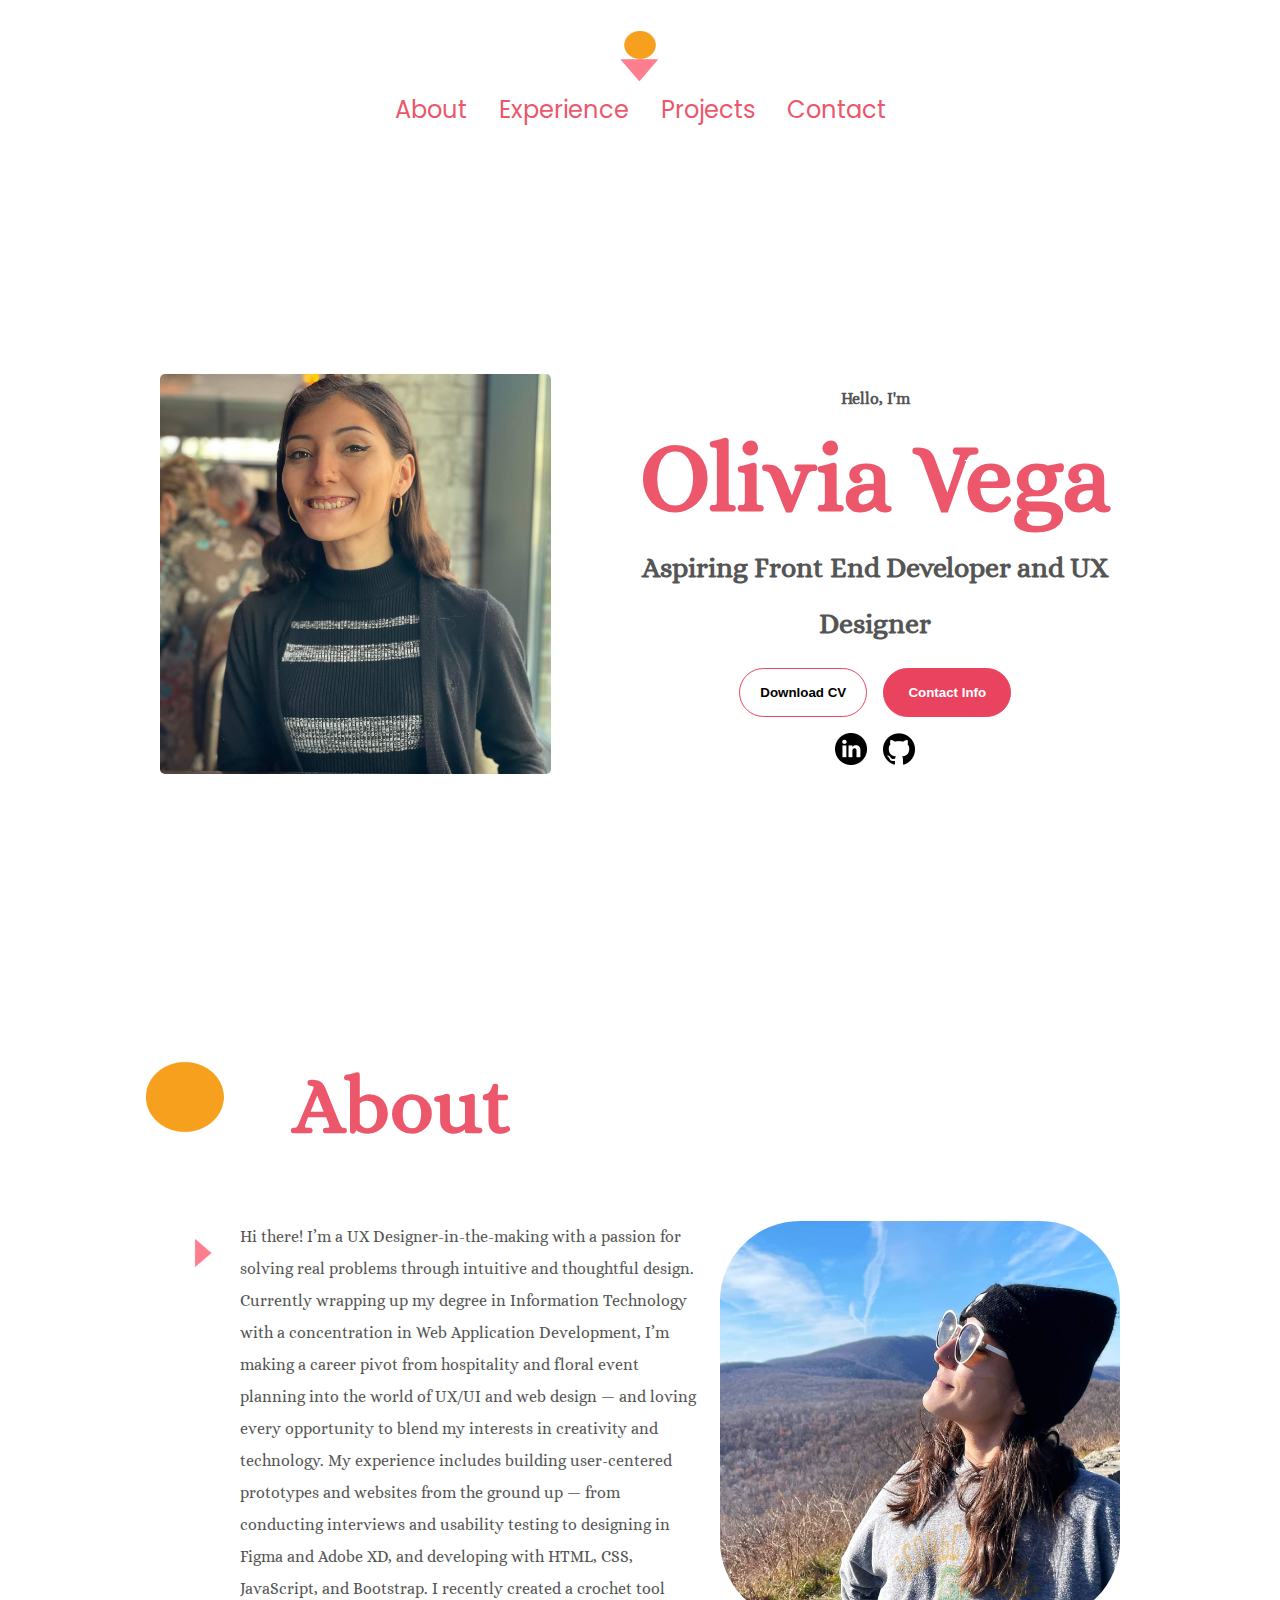
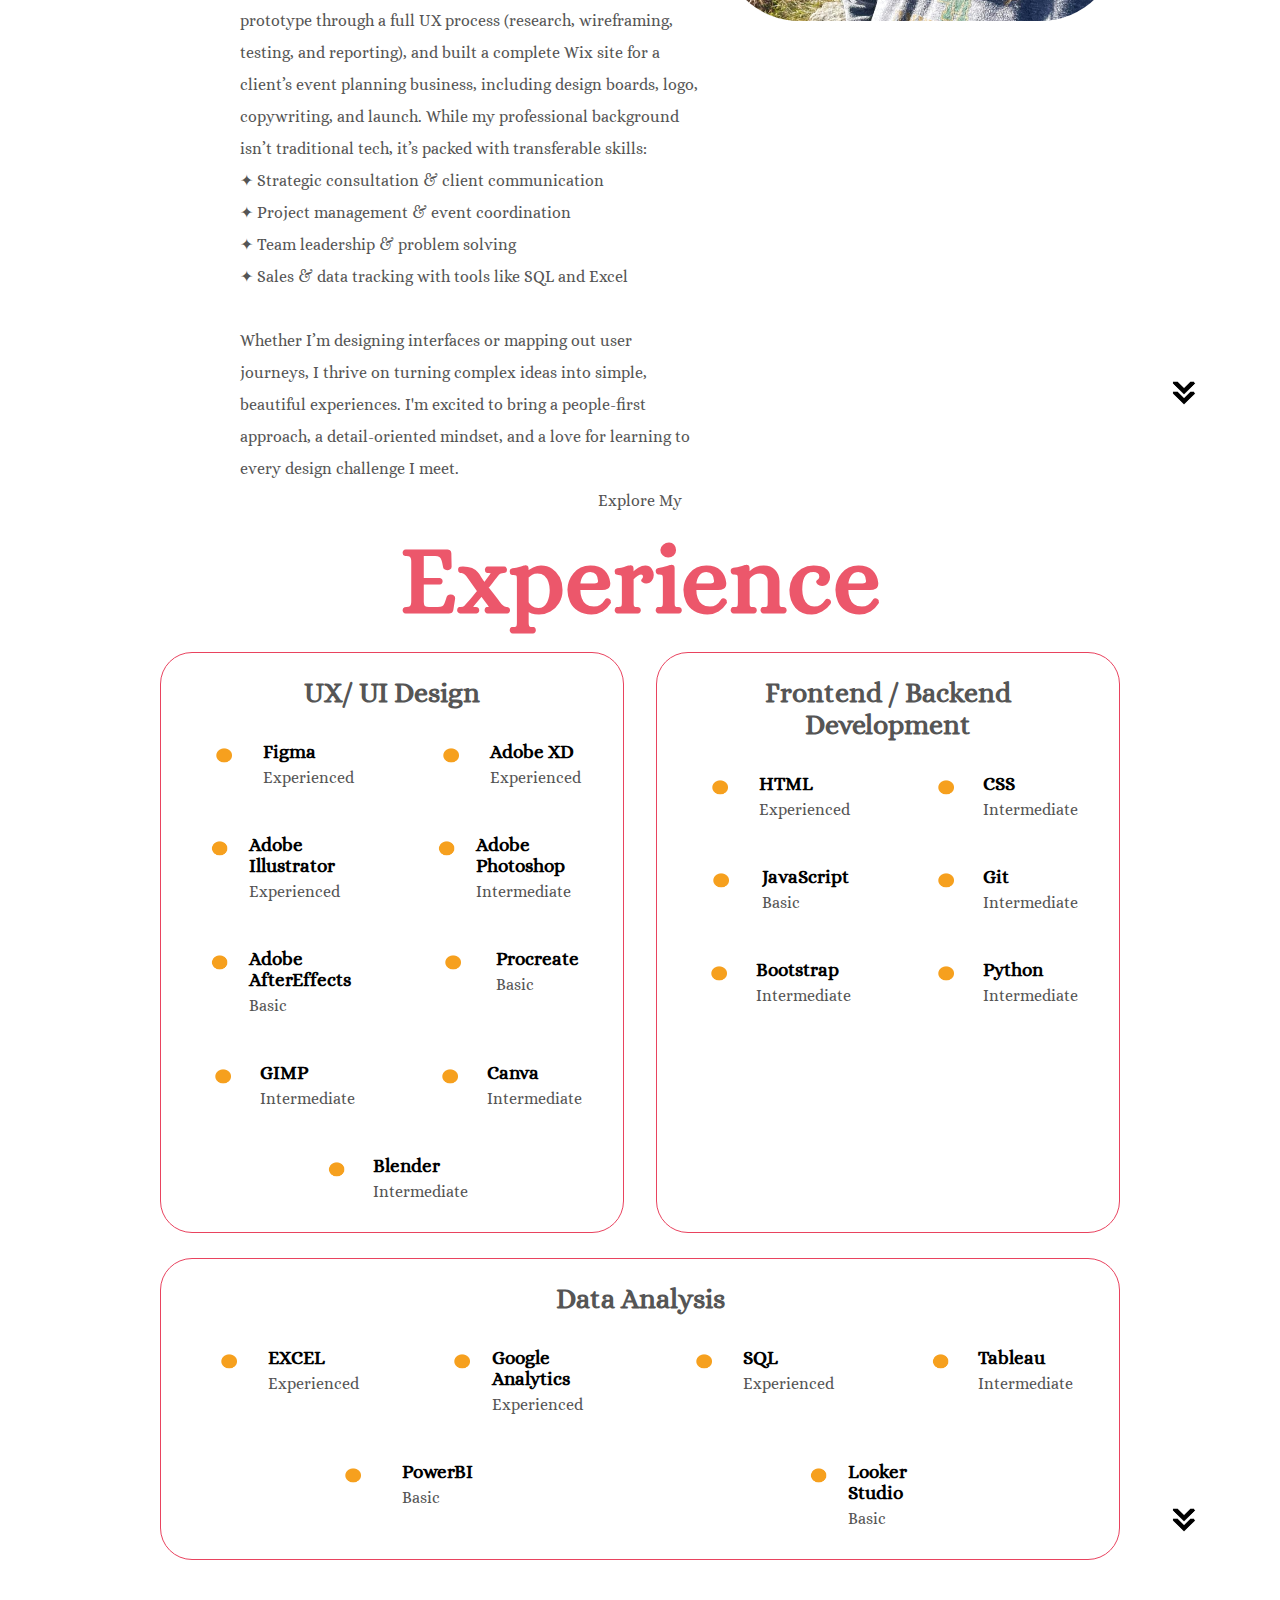
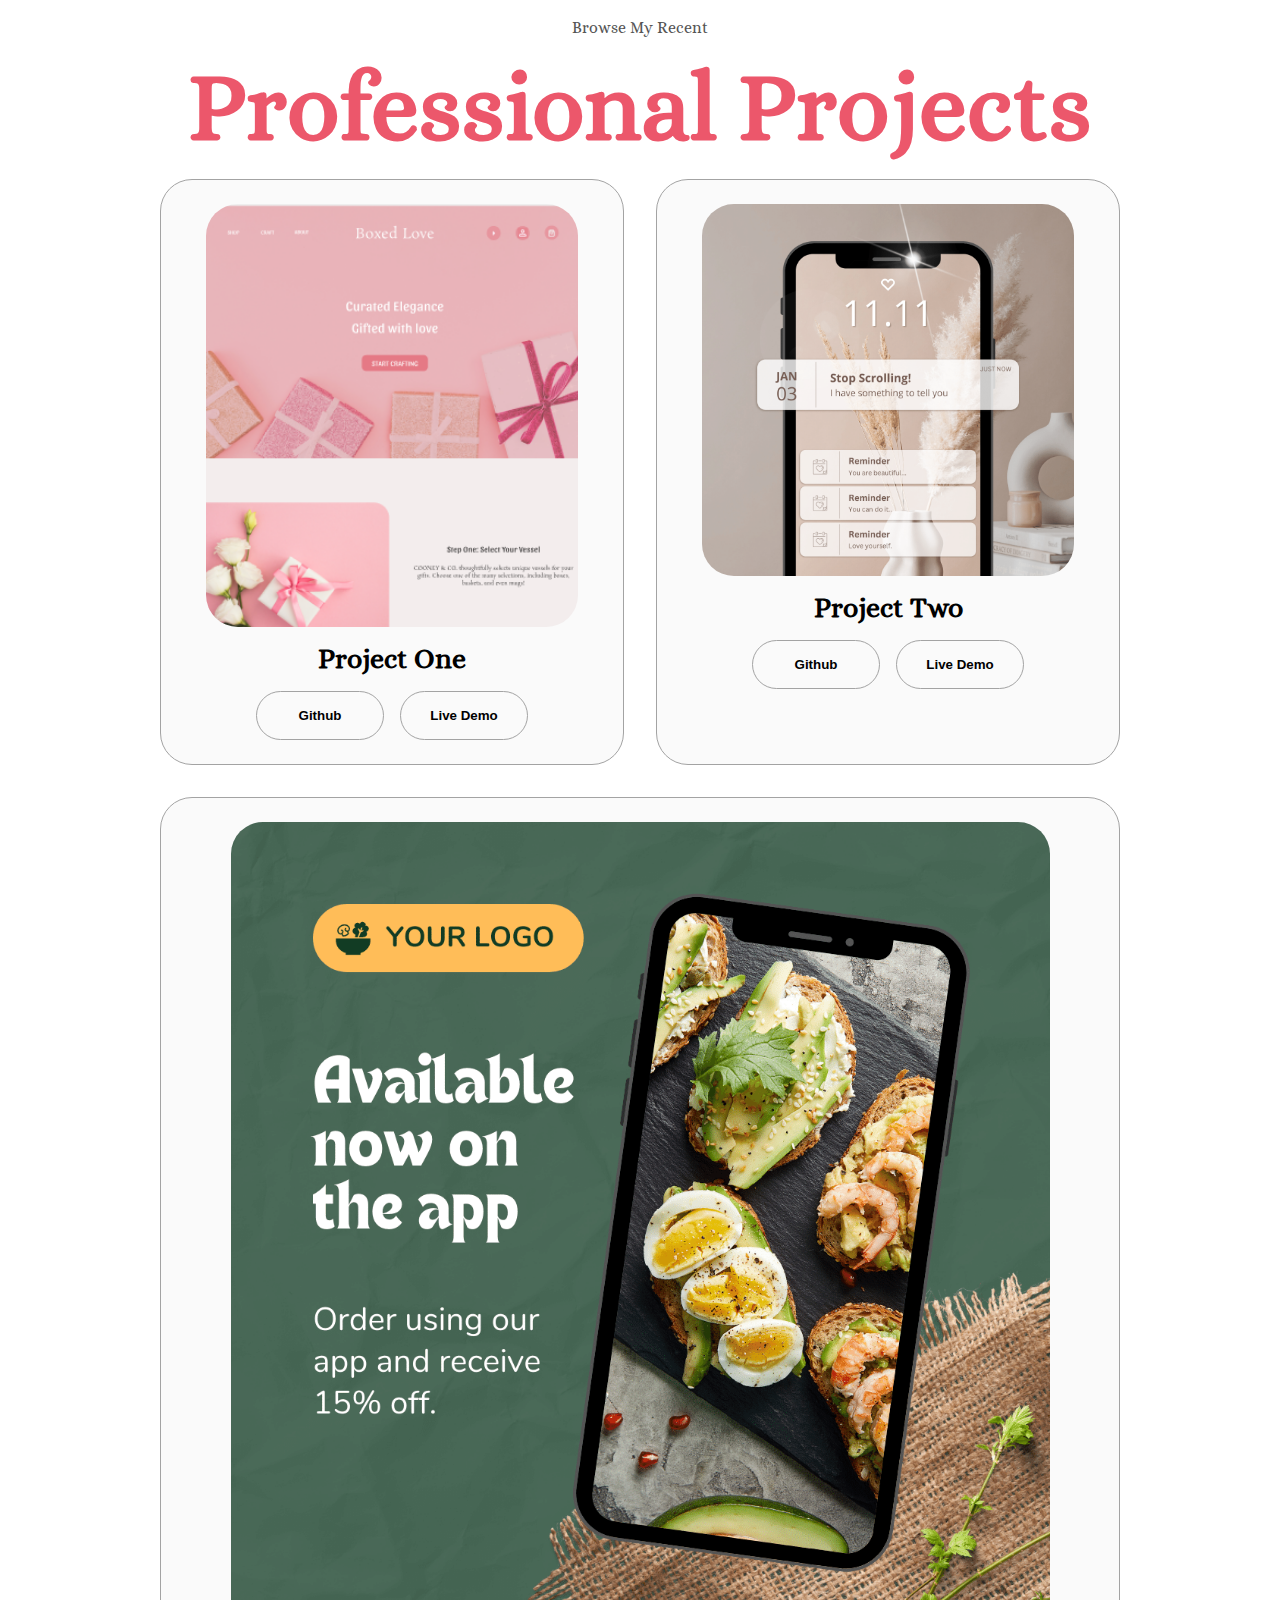
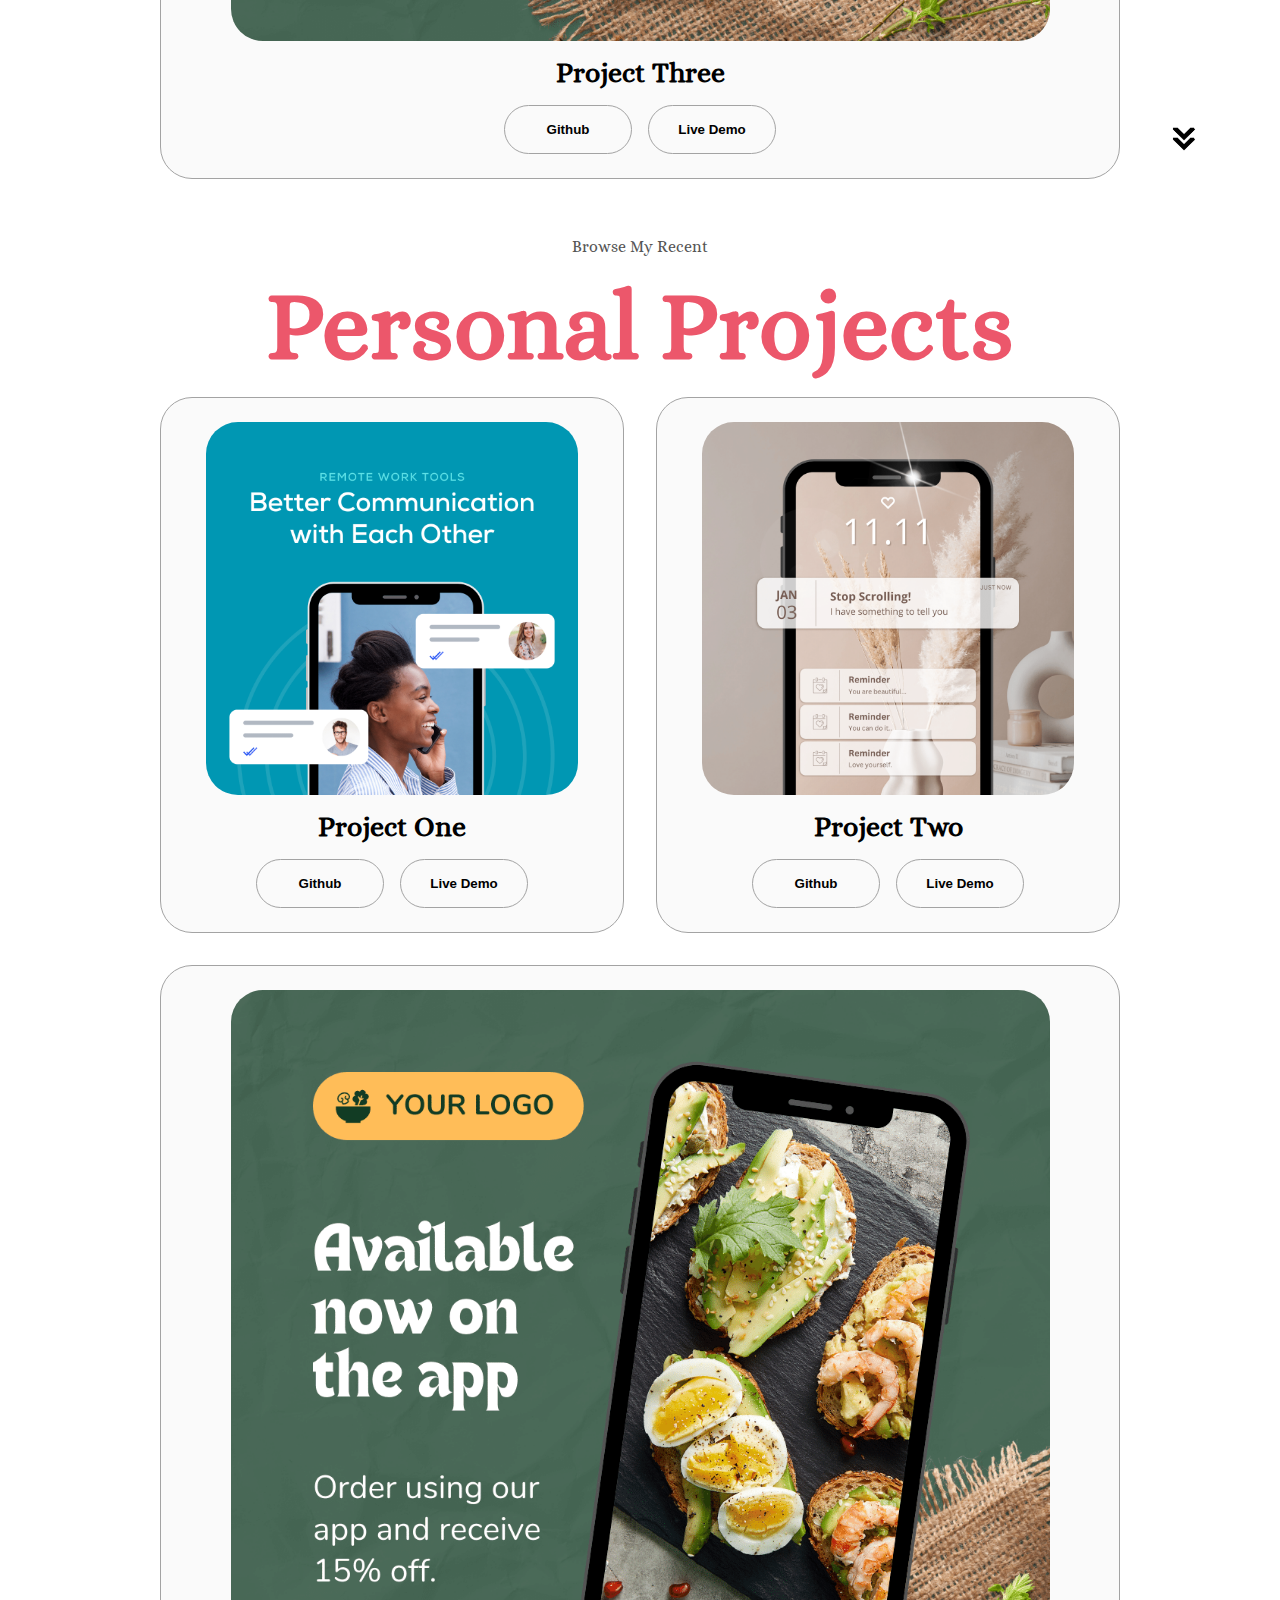
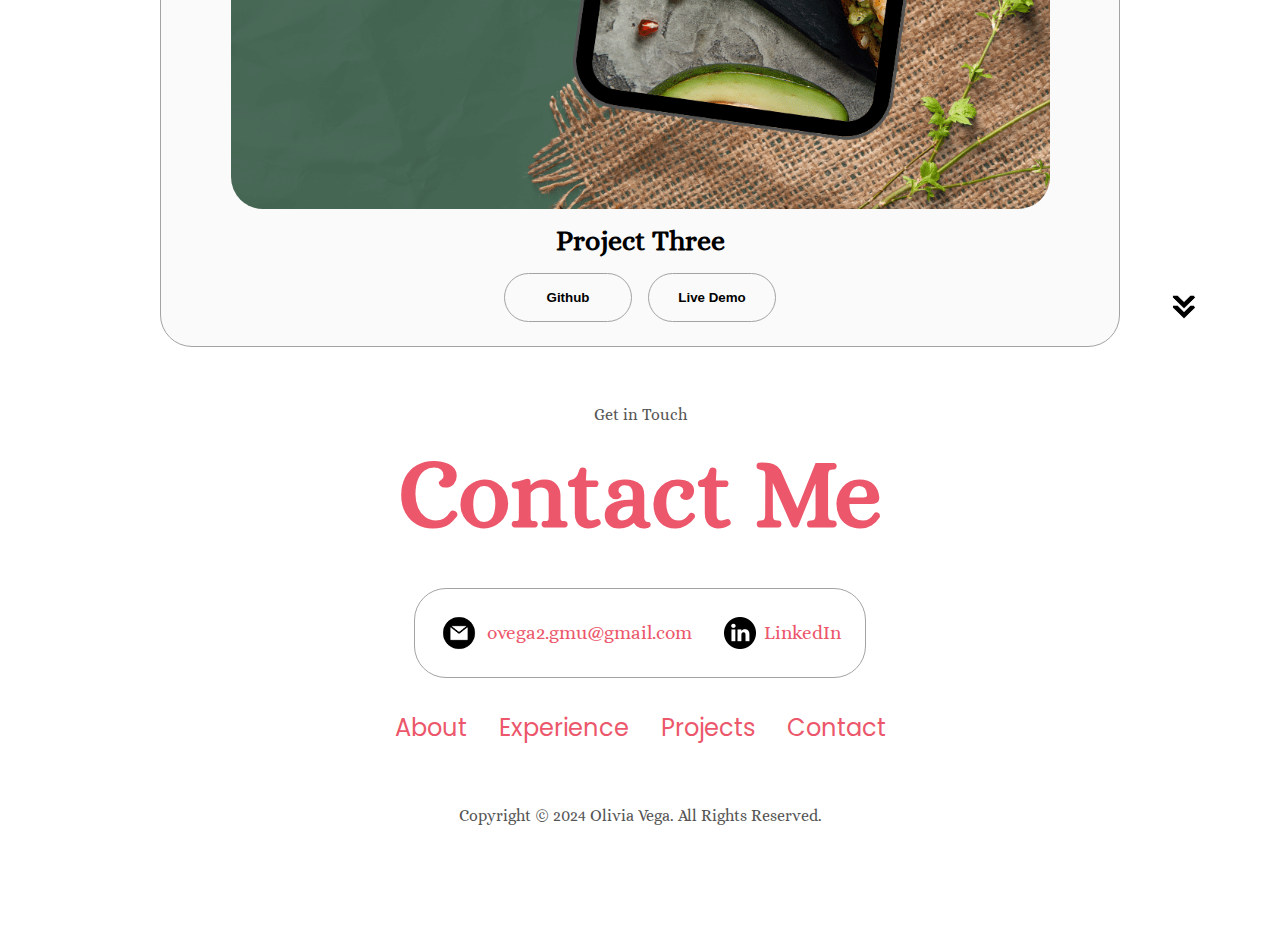
<file: index.html>
<!DOCTYPE html>
<html lang="en">
  <head>
    <meta charset="UTF-8" />
    <meta name="viewport" content="width=device-width, initial-scale=1.0" />
    <meta http-equiv="X-UA-Compatible" content="IE=edge" />
    <title>Olivia Vega</title>
    <link rel="stylesheet" href="style.css" />
    <link rel="stylesheet" href="mediaqueries.css" />
  </head>
  <body>
    <div class="topper">
      <div class="logo"><img src="./assets/OOVV transp.png" class="iconL"/></div>
    </div>
    <nav id="desktop-nav">
      <div>
        <ul class="nav-links">
          <li><a href="#about">About</a></li>
          <li><a href="#experience">Experience</a></li>
          <li><a href="#projects">Projects</a></li>
          <li><a href="#contact">Contact</a></li>
        </ul>
      </div>
    </nav>
    <nav id="hamburger-nav">
      <div class="logo"><img src="./assets/OOVV transp.png" class="iconL"/>Olivia Vega</div>
      <div class="hamburger-menu">
        <div class="hamburger-icon" onclick="toggleMenu()">
          <span></span>
          <span></span>
          <span></span>
        </div>
        <div class="menu-links">
          <li><a href="#about" onclick="toggleMenu()">About</a></li>
          <li><a href="#experience" onclick="toggleMenu()">Experience</a></li>
          <li><a href="#projects" onclick="toggleMenu()">Projects</a></li>
          <li><a href="#contact" onclick="toggleMenu()">Contact</a></li>
        </div>
      </div>
    </nav>
    <section id="profile">
      <div class="section__pic-container">
        <img src="./assets/profile-pic.jpg" alt="Olivia Vega profile picture" class="profile-pic"/>
      </div>
      <div class="section__text">
        <p class="section__text__p1" class="except">Hello, I'm</p>
        <h1 class="title" class="except">Olivia Vega</h1>
        <p class="section__text__p2" class="except">Aspiring Front End Developer and UX Designer</p>
        <div class="btn-container">
          <button
            class="btn btn-color-2"
            onclick="window.open('./assets/O_V_Resume.pdf')"
          >
            Download CV
          </button>
          <button class="btn btn-color-1" onclick="location.href='./#contact'">
            Contact Info
          </button>
        </div>
        <div id="socials-container">
          <img
            src="./assets/linkedin.png"
            alt="My LinkedIn profile"
            class="icon"
            onclick="location.href='https://www.linkedin.com/in/olivia2vega'"
            />
          <img
            src="./assets/github.png"
            alt="My Github profile"
            class="icon"
            onclick="location.href='https://github.com/oliviaalicia'"
          />
        </div>
      </div>
    </section>
    <div id ="subhead">
    <img
            src="./assets/OO.png"
            alt="Circle"
            class="circle"
          />
    <h1 class="titleExcept">About</h1>
    </div>
    <section id="about">
      <div class="section-container">
        <div class="about-details-container">
          <div class="bullet">
            <img
            src="./assets/vv.png"
            alt="Triangle"
            class="triangle"
          />
          </div>
          <div class="text-container">
            <p>
                Hi there! I’m a UX Designer-in-the-making with a passion for solving real problems through intuitive and thoughtful design. Currently wrapping up my degree in Information Technology with a concentration in Web Application Development, I’m making a career pivot from hospitality and floral event planning into the world of UX/UI and web design — and loving every opportunity to blend my interests in creativity and technology. 

My experience includes building user-centered prototypes and websites from the ground up — from conducting interviews and usability testing to designing in Figma and Adobe XD, and developing with HTML, CSS, JavaScript, and Bootstrap. I recently created a crochet tool prototype through a full UX process (research, wireframing, testing, and reporting), and built a complete Wix site for a client’s event planning business, including design boards, logo, copywriting, and launch.

While my professional background isn’t traditional tech, it’s packed with transferable skills:
<br>✦ Strategic consultation & client communication
<br>✦ Project management & event coordination
<br>✦ Team leadership & problem solving
<br>✦ Sales & data tracking with tools like SQL and Excel
<br>
<br>Whether I’m designing interfaces or mapping out user journeys, I thrive on turning complex ideas into simple, beautiful experiences. I'm excited to bring a people-first approach, a detail-oriented mindset, and a love for learning to every design challenge I meet.

            </p>
          </div>
        </div>
        <div class="section__pic-container">
          <img
            src="./assets/about-pic.jpg"
            alt="Profile picture"
            class="about-pic"
          />
        </div>
      </div>
      
      <img
        src="./assets/arrow.png"
        alt="Arrow icon"
        class="icon arrow"
        onclick="location.href='./#experience'"
      />
    </section>
    <section id="experience">
      <p class="section__text__p1">Explore My</p>
      <h1 class="title">Experience</h1>
      <div class="experience-details-container">
        <div class="about-containers">
          <div class="details-container">
            <h2 class="experience-sub-title">UX/ UI Design</h2>
            <div class="article-container">
              <article>
                <img
                  src="./assets/OO.png"
                  alt="Experience icon"
                  class="icon"
                />
                <div>
                  <h3>Figma</h3>
                  <p>Experienced</p>
                </div>
              </article>
              <article>
                <img
                  src="./assets/OO.png"
                  alt="Experience icon"
                  class="icon"
                />
                <div>
                  <h3>Adobe XD</h3>
                  <p>Experienced</p>
                </div>
              </article>
              <article>
                <img
                  src="./assets/OO.png"
                  alt="Experience icon"
                  class="icon"
                />
                <div>
                  <h3>Adobe Illustrator</h3>
                  <p>Experienced</p>
                </div>
              </article>
              <article>
                <img
                  src="./assets/OO.png"
                  alt="Experience icon"
                  class="icon"
                />
                <div>
                  <h3>Adobe Photoshop</h3>
                  <p>Intermediate</p>
                </div>
              </article>
              <article>
                <img
                  src="./assets/OO.png"
                  alt="Experience icon"
                  class="icon"
                />
                <div>
                  <h3>Adobe AfterEffects</h3>
                  <p>Basic</p>
                </div>
              </article>
              <article>
                <img
                  src="./assets/OO.png"
                  alt="Experience icon"
                  class="icon"
                />
                <div>
                  <h3>Procreate</h3>
                  <p>Basic</p>
                </div>
              </article>
              <article>
                <img
                  src="./assets/OO.png"
                  alt="Experience icon"
                  class="icon"
                />
                <div>
                  <h3>GIMP</h3>
                  <p>Intermediate</p>
                </div>
              </article>
              <article>
                <img
                  src="./assets/OO.png"
                  alt="Experience icon"
                  class="icon"
                />
                <div>
                  <h3>Canva</h3>
                  <p>Intermediate</p>
                </div>
              </article>
              <article>
                <img
                  src="./assets/OO.png"
                  alt="Experience icon"
                  class="icon"
                />
                <div>
                  <h3>Blender</h3>
                  <p>Intermediate</p>
                </div>
              </article>
            </div>
          </div>
          <div class="details-container">
            <h2 class="experience-sub-title">Frontend / Backend Development</h2>
            <div class="article-container">
              <article>
                <img
                  src="./assets/OO.png"
                  alt="Experience icon"
                  class="icon"
                />
                <div>
                  <h3>HTML</h3>
                  <p>Experienced</p>
                </div>
              </article>
              <article>
                <img
                  src="./assets/OO.png"
                  alt="Experience icon"
                  class="icon"
                />
                <div>
                  <h3>CSS</h3>
                  <p>Intermediate</p>
                </div>
              </article>
              <article>
                <img
                  src="./assets/OO.png"
                  alt="Experience icon"
                  class="icon"
                />
                <div>
                  <h3>JavaScript</h3>
                  <p>Basic</p>
                </div>
              </article>
              <article>
                <img
                  src="./assets/OO.png"
                  alt="Experience icon"
                  class="icon"
                />
                <div>
                  <h3>Git</h3>
                  <p>Intermediate</p>
                </div>
              </article>
              <article>
                <img
                  src="./assets/OO.png"
                  alt="Experience icon"
                  class="icon"
                />
                <div>
                  <h3>Bootstrap</h3>
                  <p>Intermediate</p>
                </div>
              </article>
              <article>
                <img
                  src="./assets/OO.png"
                  alt="Experience icon"
                  class="icon"
                />
                <div>
                  <h3>Python</h3>
                  <p>Intermediate</p>
                </div>
              </article>
            </div>
          </div>
        </div>
      </div>
      <div class="experience-details-container">
        <div class="about-containers">
          <div class="details-container">
            <h2 class="experience-sub-title">Data Analysis</h2>
            <div class="article-container">
              <article>
                <img
                  src="./assets/OO.png"
                  alt="Experience icon"
                  class="icon"
                />
                <div>
                  <h3>EXCEL</h3>
                  <p>Experienced</p>
                </div>
              </article>
              <article>
                <img
                  src="./assets/OO.png"
                  alt="Experience icon"
                  class="icon"
                />
                <div>
                  <h3>Google Analytics</h3>
                  <p>Experienced</p>
                </div>
              </article>
              <article>
                <img
                  src="./assets/OO.png"
                  alt="Experience icon"
                  class="icon"
                />
                <div>
                  <h3>SQL</h3>
                  <p>Experienced</p>
                </div>
              </article>
              <article>
                <img
                  src="./assets/OO.png"
                  alt="Experience icon"
                  class="icon"
                />
                <div>
                  <h3>Tableau</h3>
                  <p>Intermediate</p>
                </div>
              </article>
              <article>
                <img
                  src="./assets/OO.png"
                  alt="Experience icon"
                  class="icon"
                />
                <div>
                  <h3>PowerBI</h3>
                  <p>Basic</p>
                </div>
              </article>
              <article>
                <img
                  src="./assets/OO.png"
                  alt="Experience icon"
                  class="icon"
                />
                <div>
                  <h3>Looker Studio</h3>
                  <p>Basic</p>
                </div>
              </article>
            
            </div>
          </div>
          </div>
        </div>
      </div>
      <img
        src="./assets/arrow.png"
        alt="Arrow icon"
        class="icon arrow"
        onclick="location.href='./#projects'"
      />
    </section>
    <section id="projects">
      <p class="section__text__p1">Browse My Recent</p>
      <h1 class="title">Professional Projects</h1>
      <div class="experience-details-container">
        <div class="about-containers">
          <div class="details-container color-container">
            <div class="article-container">
              <img
                src="./assets/Boxed.png"
                alt="Project 1"
                class="project-img"
              />
            </div>
            <h2 class="experience-sub-title project-title">Project One</h2>
            <div class="btn-container">
              <button
                class="btn btn-color-2 project-btn"
                onclick="location.href='https://github.com/'"
              >
                Github
              </button>
              <button
                class="btn btn-color-2 project-btn"
                onclick="location.href='https://github.com/'"
              >
                Live Demo
              </button>
            </div>
          </div>
          <div class="details-container color-container">
            <div class="article-container">
              <img
                src="./assets/project-2.png"
                alt="Project 2"
                class="project-img"
              />
            </div>
            <h2 class="experience-sub-title project-title">Project Two</h2>
            <div class="btn-container">
              <button
                class="btn btn-color-2 project-btn"
                onclick="location.href='https://github.com/'"
              >
                Github
              </button>
              <button
                class="btn btn-color-2 project-btn"
                onclick="location.href='https://github.com/'"
              >
                Live Demo
              </button>
            </div>
          </div>
          <div class="details-container color-container">
            <div class="article-container">
              <img
                src="./assets/project-3.png"
                alt="Project 3"
                class="project-img"
              />
            </div>
            <h2 class="experience-sub-title project-title">Project Three</h2>
            <div class="btn-container">
              <button
                class="btn btn-color-2 project-btn"
                onclick="location.href='https://github.com/'"
              >
                Github
              </button>
              <button
                class="btn btn-color-2 project-btn"
                onclick="location.href='https://github.com/'"
              >
                Live Demo
              </button>
            </div>
          </div>
        </div>
      </div>
      <img
        src="./assets/arrow.png"
        alt="Arrow icon"
        class="icon arrow"
        onclick="location.href='./#contact'"
      />
    </section>
    <section id="projects">
        <p class="section__text__p1">Browse My Recent</p>
        <h1 class="title">Personal Projects</h1>
        <div class="experience-details-container">
          <div class="about-containers">
            <div class="details-container color-container">
              <div class="article-container">
                <img
                  src="./assets/project-1.png"
                  alt="Project 1"
                  class="project-img"
                />
              </div>
              <h2 class="experience-sub-title project-title">Project One</h2>
              <div class="btn-container">
                <button
                  class="btn btn-color-2 project-btn"
                  onclick="location.href='https://github.com/'"
                >
                  Github
                </button>
                <button
                  class="btn btn-color-2 project-btn"
                  onclick="location.href='https://github.com/'"
                >
                  Live Demo
                </button>
              </div>
            </div>
            <div class="details-container color-container">
              <div class="article-container">
                <img
                  src="./assets/project-2.png"
                  alt="Project 2"
                  class="project-img"
                />
              </div>
              <h2 class="experience-sub-title project-title">Project Two</h2>
              <div class="btn-container">
                <button
                  class="btn btn-color-2 project-btn"
                  onclick="location.href='https://github.com/'"
                >
                  Github
                </button>
                <button
                  class="btn btn-color-2 project-btn"
                  onclick="location.href='https://github.com/'"
                >
                  Live Demo
                </button>
              </div>
            </div>
            <div class="details-container color-container">
              <div class="article-container">
                <img
                  src="./assets/project-3.png"
                  alt="Project 3"
                  class="project-img"
                />
              </div>
              <h2 class="experience-sub-title project-title">Project Three</h2>
              <div class="btn-container">
                <button
                  class="btn btn-color-2 project-btn"
                  onclick="location.href='https://github.com/'"
                >
                  Github
                </button>
                <button
                  class="btn btn-color-2 project-btn"
                  onclick="location.href='https://github.com/'"
                >
                  Live Demo
                </button>
              </div>
            </div>
          </div>
        </div>
        <img
          src="./assets/arrow.png"
          alt="Arrow icon"
          class="icon arrow"
          onclick="location.href='./#contact'"
        />
      </section>
    <section id="contact">
      <p class="section__text__p1">Get in Touch</p>
      <h1 class="title">Contact Me</h1>
      <div class="contact-info-upper-container">
        <div class="contact-info-container">
          <img
            src="./assets/email.png"
            alt="Email icon"
            class="icon contact-icon email-icon"
          />
          <p><a href="mailto:ovega2.gmu@gmail.com">ovega2.gmu@gmail.com</a></p>
        </div>
        <div class="contact-info-container">
          <img
            src="./assets/linkedin.png"
            alt="LinkedIn icon"
            class="icon contact-icon"
          />
          <p><a href="https://www.linkedin.com/in/olivia2vega" target="_blank">LinkedIn</a></p>
        </div>
      </div>
    </section>
    <footer>
      <nav>
        <div class="nav-links-container">
          <ul class="nav-links">
            <li><a href="#about">About</a></li>
            <li><a href="#experience">Experience</a></li>
            <li><a href="#projects">Projects</a></li>
            <li><a href="#contact">Contact</a></li>
          </ul>
        </div>
      </nav>
      <p>Copyright &#169; 2024 Olivia Vega. All Rights Reserved.</p>
    </footer>
    <script src="script.js"></script>
  </body>
</html>
</file>
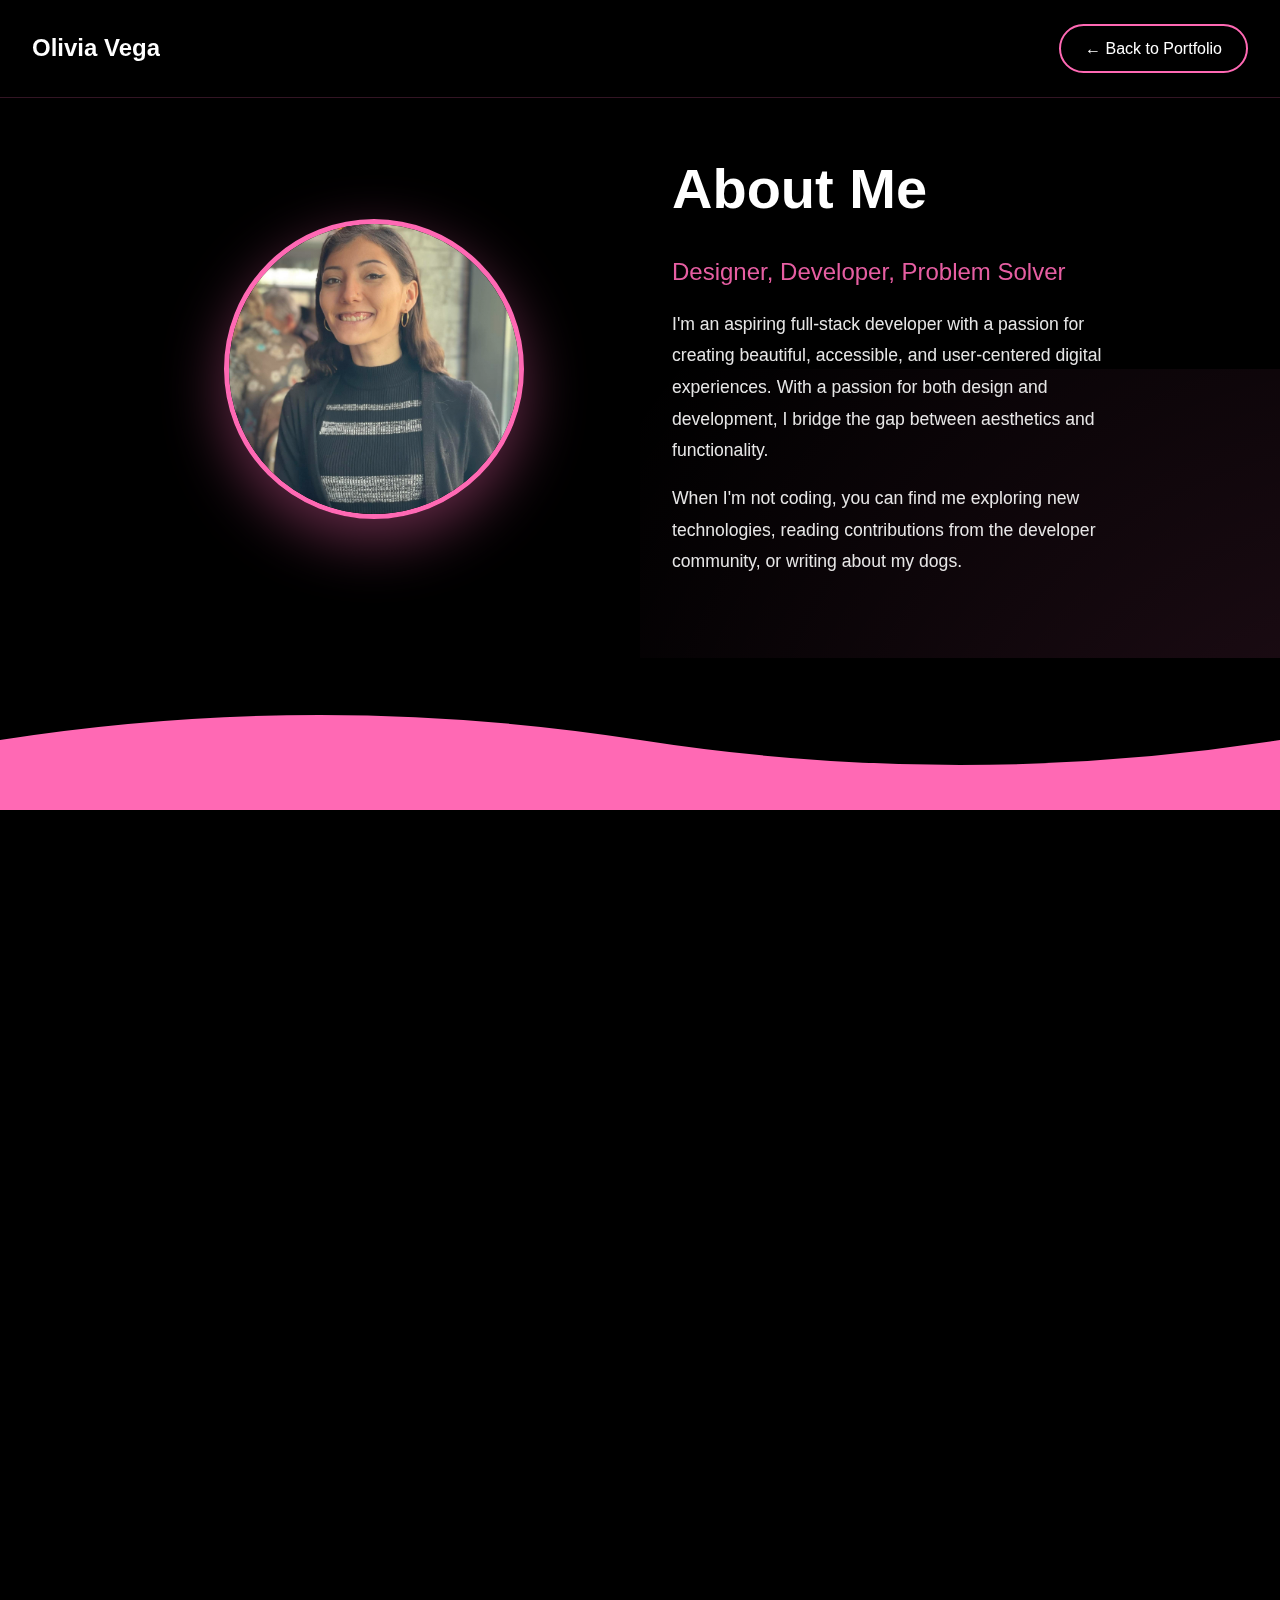
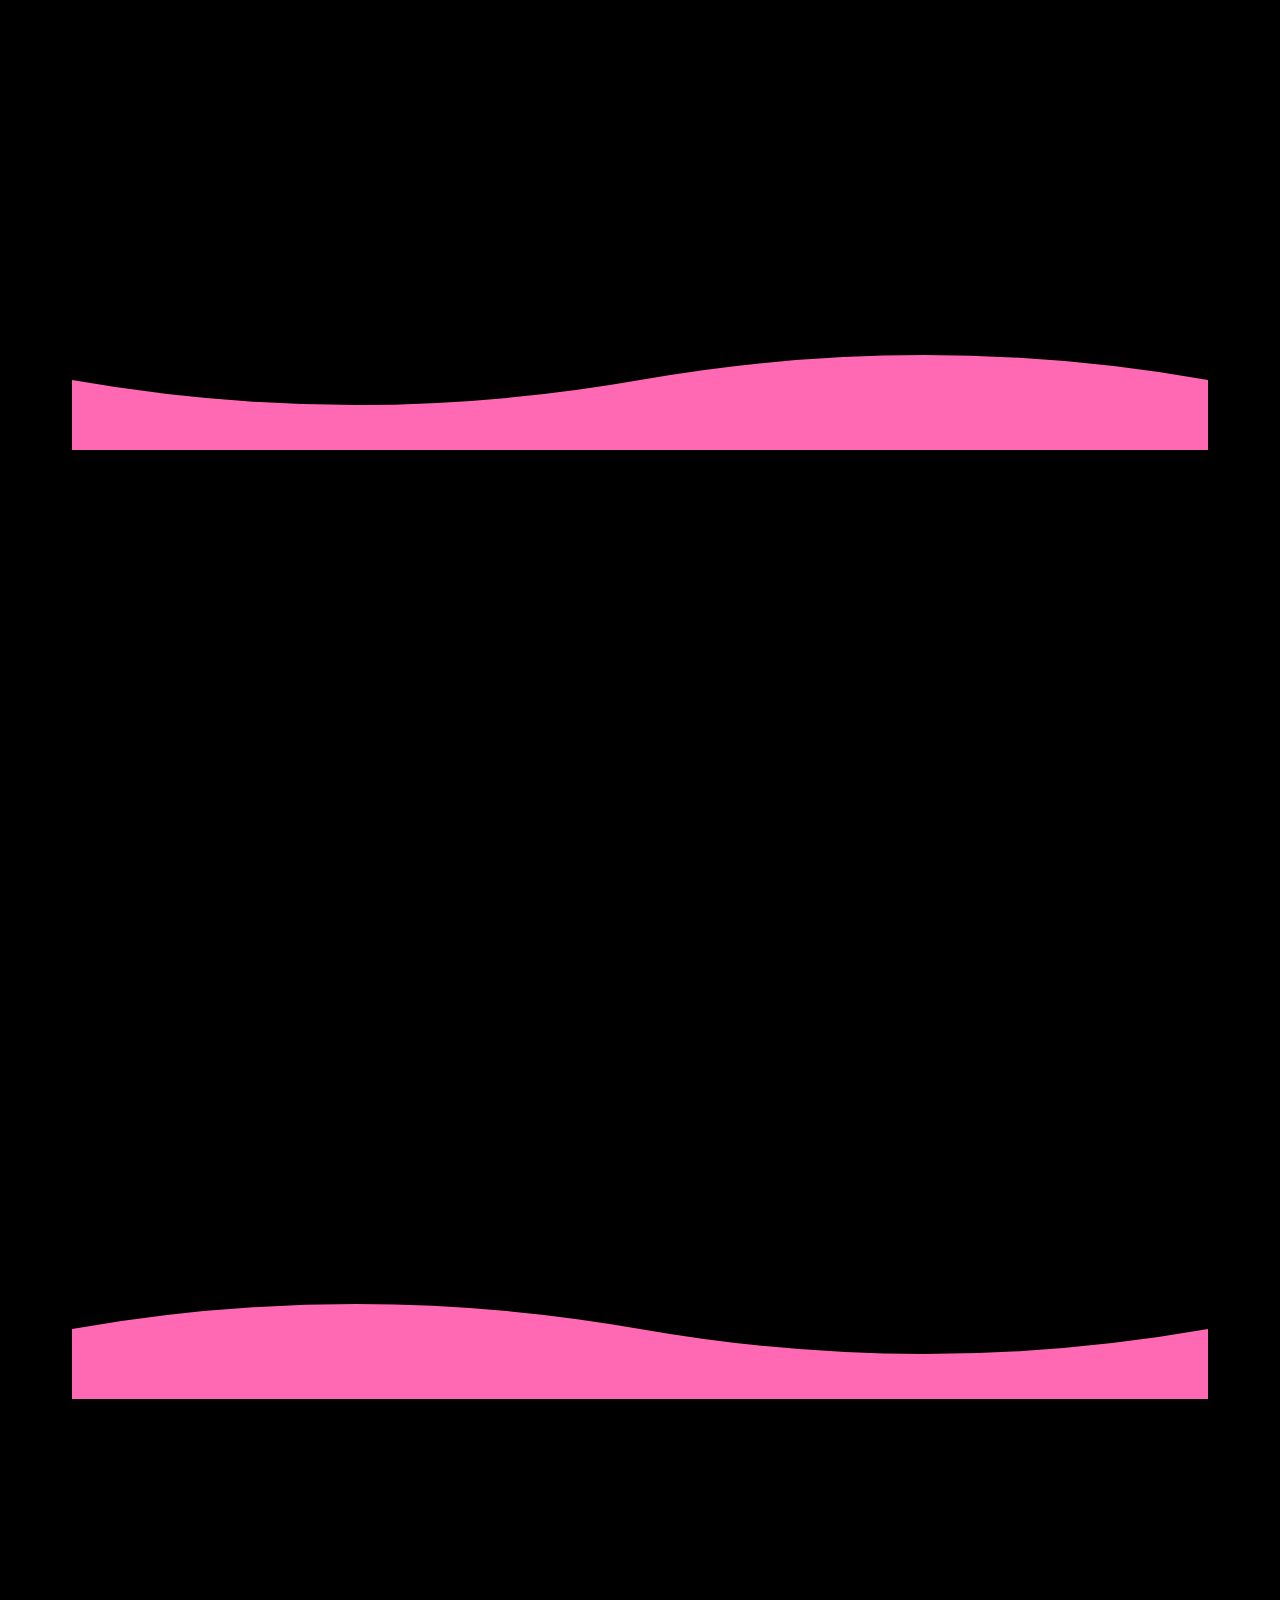
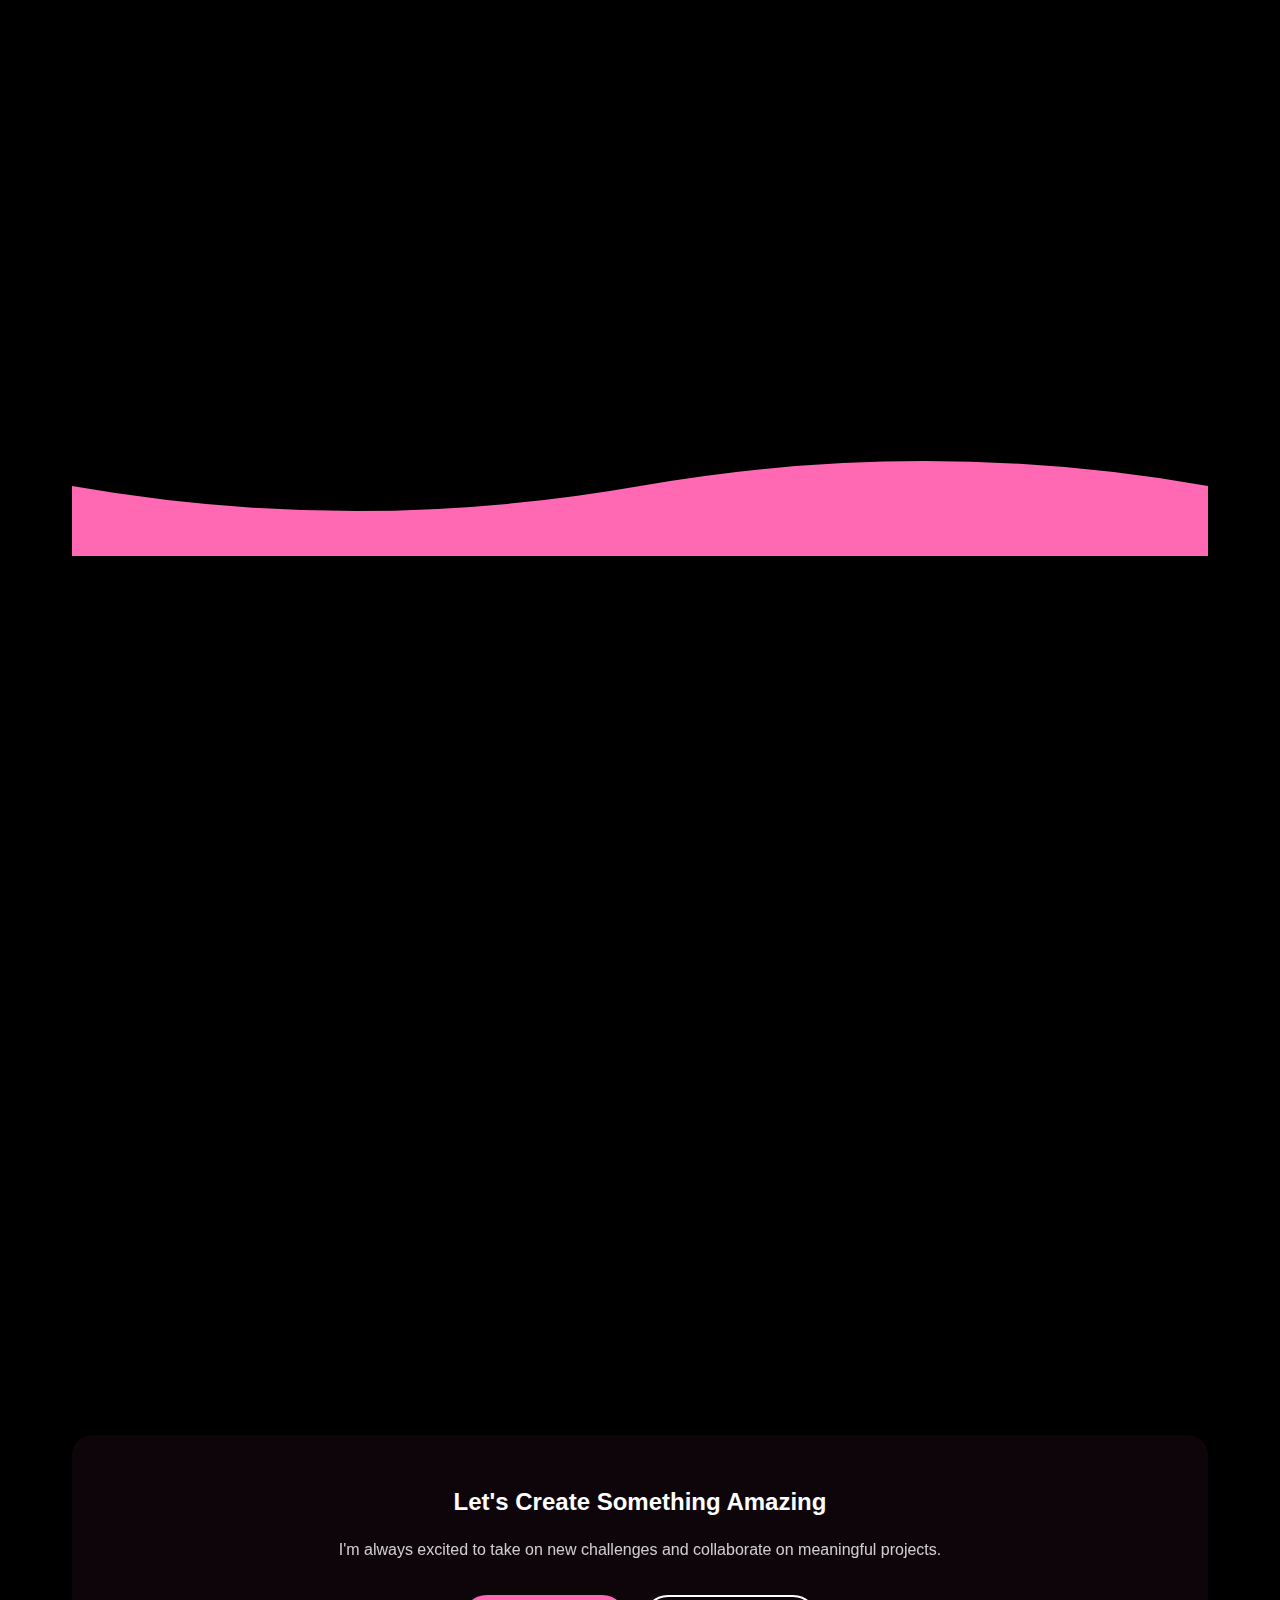
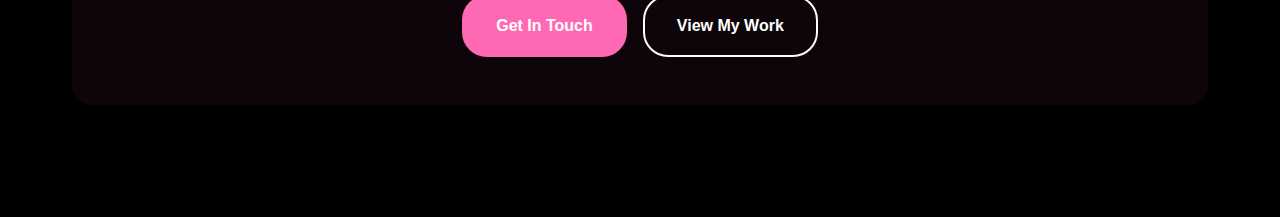
<file: about.html>
<!DOCTYPE html>
<html lang="en">
<head>
    <meta charset="UTF-8">
    <meta name="viewport" content="width=device-width, initial-scale=1.0">
    <title>About Me | Olivia Vega</title>
    <style>
        * {
            margin: 0;
            padding: 0;
            box-sizing: border-box;
        }

        :root {
            --pink: #FF69B4;
            --dark-pink: #FF1493;
            --black: #000000;
            --white: #FFFFFF;
            --gray: #333333;
        }

        body {
            font-family: 'Segoe UI', Tahoma, Geneva, Verdana, sans-serif;
            background-color: var(--black);
            color: var(--white);
            overflow-x: hidden;
            line-height: 1.6;
        }

        /* Navigation */
        .nav {
            position: fixed;
            top: 0;
            left: 0;
            right: 0;
            padding: 1.5rem 2rem;
            background: rgba(0, 0, 0, 0.95);
            backdrop-filter: blur(10px);
            z-index: 100;
            border-bottom: 1px solid rgba(255, 105, 180, 0.2);
        }

        .nav-content {
            max-width: 1400px;
            margin: 0 auto;
            display: flex;
            justify-content: space-between;
            align-items: center;
        }

        .nav-logo {
            font-size: 1.5rem;
            font-weight: 700;
            color: var(--white);
            text-decoration: none;
            background: white;
            -webkit-background-clip: text;
            -webkit-text-fill-color: transparent;
            background-clip: text;
        }

        .nav-back {
            padding: 0.6rem 1.5rem;
            background: transparent;
            color: var(--white);
            text-decoration: none;
            border: 2px solid var(--pink);
            border-radius: 25px;
            transition: all 0.3s ease;
        }

        .nav-back:hover {
            background: var(--pink);
            transform: translateX(-5px);
        }

        /* Hero Section */
        .about-hero {
            margin-top: 80px;
            padding: 4rem 2rem;
            position: relative;
            overflow: hidden;
        }

        .about-hero::before {
            content: '';
            position: absolute;
            top: 50%;
            left: 50%;
            width: 200%;
            height: 200%;
            background: radial-gradient(circle at 30% 50%, rgba(255, 105, 180, 0.15) 0%, transparent 50%),
                        radial-gradient(circle at 70% 50%, rgba(138, 43, 226, 0.15) 0%, transparent 50%);
            animation: rotateBackground 20s linear infinite;
            z-index: 0;
            transform-origin: center center;
        }

        @keyframes rotateBackground {
            from {
                transform: translate(-50%, -50%) rotate(0deg);
            }
            to {
                transform: translate(-50%, -50%) rotate(360deg);
            }
        }

        .hero-content {
            position: relative;
            z-index: 1;
            max-width: 1000px;
            margin: 0 auto;
            display: flex;
            align-items: center;
            gap: 4rem;
            flex-wrap: wrap;
        }
        .profile {
            width: 100%;
        }
        .profile-image-container {
            flex: 1;
            min-width: 300px;
            display: flex;
            justify-content: center;
        }

        .profile-image {
            width: 300px;
            height: 300px;
            border-radius: 50%;
            display: flex;
            align-items: center;
            justify-content: center;
            font-size: 6rem;
            box-shadow: 0 20px 60px rgba(255, 105, 180, 0.4);
            border: 5px solid var(--pink);
            position: relative;
            overflow: hidden;
        }

        .profile-image::after {
            content: '';
            position: absolute;
            top: -50%;
            left: -50%;
            width: 200%;
            height: 200%;
            background: linear-gradient(45deg, transparent, rgba(255, 255, 255, 0.1), transparent);
            animation: shine 3s infinite;
        }

        @keyframes shine {
            0% {
                transform: translateX(-100%) translateY(-100%) rotate(45deg);
            }
            100% {
                transform: translateX(100%) translateY(100%) rotate(45deg);
            }
        }

        .hero-text {
            flex: 1;
            min-width: 300px;
        }

        .hero-text h1 {
            font-size: 3.5rem;
            margin-bottom: 1rem;
            background: white;
            -webkit-background-clip: text;
            -webkit-text-fill-color: transparent;
            background-clip: text;
        }

        .hero-text .tagline {
            font-size: 1.5rem;
            color: var(--pink);
            margin-bottom: 1rem;
        }

        .hero-text p {
            font-size: 1.1rem;
            line-height: 1.8;
            opacity: 0.9;
            margin-bottom: 1rem;
        }

        /* Wave Divider */
        .wave-divider {
            width: 100%;
            height: 120px;
            position: relative;
            margin: 2rem 0;
        }

        .wave-divider svg {
            position: absolute;
            bottom: 0;
            width: 100%;
            height: 100%;
        }

        /* Content Container */
        .content-container {
            max-width: 1200px;
            margin: 0 auto;
            padding: 0 2rem 4rem;
        }

        /* Section */
        .about-section {
            margin: 4rem 0;
            opacity: 0;
            transform: translateY(30px);
            transition: all 0.6s ease;
        }

        .about-section.visible {
            opacity: 1;
            transform: translateY(0);
        }

        .section-title {
            font-size: 2.5rem;
            margin-bottom: 2rem;
            color: var(--pink);
            position: relative;
            padding-bottom: 1rem;
            text-align: center;
        }

        .section-title::after {
            content: '';
            position: absolute;
            bottom: 0;
            left: 50%;
            transform: translateX(-50%);
            width: 80px;
            height: 4px;
            background: linear-gradient(90deg, transparent, var(--pink), transparent);
        }

        /* Timeline */
        .timeline {
            position: relative;
            padding: 2rem 0;
        }

        .timeline::before {
            content: '';
            position: absolute;
            left: 50%;
            transform: translateX(-50%);
            width: 4px;
            height: 100%;
            background: linear-gradient(180deg, var(--pink), var(--dark-pink));
        }

        .timeline-item {
            display: flex;
            gap: 2rem;
            margin-bottom: 3rem;
            position: relative;
        }

        .timeline-item:nth-child(even) {
            flex-direction: row-reverse;
        }

        .timeline-content {
            flex: 1;
            background: rgba(255, 105, 180, 0.05);
            padding: 2rem;
            border-radius: 20px;
            border: 1px solid rgba(255, 105, 180, 0.2);
            position: relative;
            transition: all 0.3s ease;
        }

        .timeline-content:hover {
            transform: translateY(-5px);
            border-color: var(--pink);
            box-shadow: 0 10px 30px rgba(255, 105, 180, 0.3);
        }

        .timeline-dot {
            position: absolute;
            left: 50%;
            transform: translateX(-50%);
            width: 20px;
            height: 20px;
            background: var(--pink);
            border-radius: 50%;
            border: 4px solid var(--black);
            z-index: 2;
        }

        .timeline-date {
            font-size: 0.9rem;
            color: var(--pink);
            font-weight: 600;
            text-transform: uppercase;
            letter-spacing: 0.1em;
            margin-bottom: 0.5rem;
        }

        .timeline-title {
            font-size: 1.5rem;
            margin-bottom: 0.5rem;
        }

        .timeline-subtitle {
            font-size: 1.1rem;
            color: var(--pink);
            margin-bottom: 1rem;
        }

        .timeline-description {
            opacity: 0.9;
            line-height: 1.7;
        }

        /* Skills Grid */
        .skills-grid {
            display: grid;
            grid-template-columns: repeat(auto-fit, minmax(250px, 1fr));
            gap: 2rem;
            margin-top: 2rem;
        }

        .skill-category {
            background: rgba(255, 105, 180, 0.05);
            padding: 2rem;
            border-radius: 20px;
            border: 1px solid rgba(255, 105, 180, 0.2);
            transition: all 0.3s ease;
        }

        .skill-category:hover {
            transform: translateY(-5px);
            border-color: var(--pink);
            box-shadow: 0 10px 30px rgba(255, 105, 180, 0.3);
        }

        .skill-category h3 {
            font-size: 1.5rem;
            color: var(--pink);
            margin-bottom: 1.5rem;
            display: flex;
            align-items: center;
            gap: 0.5rem;
        }

        .skill-category h3::before {
            content: '▹';
            font-size: 2rem;
        }

        .skill-list {
            list-style: none;
        }

        .skill-item {
            margin-bottom: 1rem;
        }

        .skill-name {
            font-weight: 600;
            margin-bottom: 0.5rem;
        }

        .skill-bar {
            width: 100%;
            height: 8px;
            background: rgba(255, 255, 255, 0.1);
            border-radius: 10px;
            overflow: hidden;
        }

        .skill-progress {
            height: 100%;
            background: linear-gradient(90deg, var(--pink), var(--dark-pink));
            border-radius: 10px;
            transition: width 1s ease;
        }

        /* Values Section */
        .values-grid {
            display: grid;
            grid-template-columns: repeat(auto-fit, minmax(280px, 1fr));
            gap: 2rem;
            margin-top: 2rem;
        }

        .value-card {
            background: rgba(255, 105, 180, 0.05);
            padding: 2rem;
            border-radius: 20px;
            border: 1px solid rgba(255, 105, 180, 0.2);
            text-align: center;
            transition: all 0.3s ease;
        }

        .value-card:hover {
            transform: translateY(-5px);
            border-color: var(--pink);
            box-shadow: 0 10px 30px rgba(255, 105, 180, 0.3);
        }

        .value-icon {
            font-size: 3rem;
            margin-bottom: 1rem;
        }

        .value-title {
            font-size: 1.3rem;
            color: var(--pink);
            margin-bottom: 0.5rem;
        }

        .value-description {
            opacity: 0.9;
            line-height: 1.6;
        }

        
        /* CTA Section */
        .cta-section {
            text-align: center;
            margin: 5rem 0 3rem;
            padding: 3rem 2rem;
            background: rgba(255, 105, 180, 0.05);
            border-radius: 20px;
        }

        .cta-buttons {
            display: flex;
            gap: 1rem;
            justify-content: center;
            flex-wrap: wrap;
            margin-top: 2rem;
        }

        .btn {
            padding: 1rem 2rem;
            border-radius: 25px;
            text-decoration: none;
            font-weight: 600;
            transition: all 0.3s ease;
            border: 2px solid transparent;
        }

        .btn-primary {
            background-color: var(--pink);
            color: var(--white);
            border-color: var(--pink);
        }

        .btn-primary:hover {
            background-color: var(--dark-pink);
            transform: translateY(-3px);
            box-shadow: 0 10px 30px rgba(255, 105, 180, 0.4);
        }

        .btn-secondary {
            background-color: transparent;
            color: var(--white);
            border-color: var(--white);
        }

        .btn-secondary:hover {
            background-color: var(--white);
            color: var(--black);
            transform: translateY(-3px);
        }

        /* Back to Top Button */
        .back-to-top {
            position: fixed;
            bottom: 30px;
            right: 30px;
            width: 50px;
            height: 50px;
            background: var(--pink);
            color: var(--white);
            border: none;
            border-radius: 50%;
            font-size: 1.5rem;
            cursor: pointer;
            opacity: 0;
            visibility: hidden;
            transition: all 0.3s ease;
            z-index: 1000;
            box-shadow: 0 5px 20px rgba(255, 105, 180, 0.4);
        }

        .back-to-top.visible {
            opacity: 1;
            visibility: visible;
        }

        .back-to-top:hover {
            background: var(--dark-pink);
            transform: translateY(-5px);
        }

        /* Responsive */
        @media (max-width: 968px) {
            .timeline::before {
                left: 30px;
            }

            .timeline-item,
            .timeline-item:nth-child(even) {
                flex-direction: column;
                padding-left: 60px;
            }

            .timeline-dot {
                left: 30px;
            }

            .timeline-content {
                margin-left: 0;
            }
        }

        @media (max-width: 768px) {
            .hero-content {
                flex-direction: column;
                text-align: center;
            }

            .hero-text h1 {
                font-size: 2.5rem;
            }

            .section-title {
                font-size: 2rem;
            }

            .profile-image {
                width: 250px;
                height: 250px;
                font-size: 5rem;
            }
        }

        @media (prefers-reduced-motion: reduce) {
            *,
            *::before,
            *::after {
                animation-duration: 0.01ms !important;
                animation-iteration-count: 1 !important;
                transition-duration: 0.01ms !important;
            }
        }
    </style>
</head>
<body>
    <nav class="nav">
        <div class="nav-content">
            <a href="index.html" class="nav-logo">Olivia Vega</a>
            <a href="index.html" class="nav-back">← Back to Portfolio</a>
        </div>
    </nav>

    <main>
        <section class="about-hero">
            <div class="hero-content">
                <div class="profile-image-container">
                    <div class="profile-image" aria-label="Jane Doe profile picture">
                        <img src="./assets/profile-pic.jpg" alt="profile-image" class="profile">
                    </div>
                </div>
                <div class="hero-text">
                    <h1>About Me</h1>
                    <p class="tagline">Designer, Developer, Problem Solver</p>
                    <p>I'm an aspiring full-stack developer with a passion for creating beautiful, accessible, and user-centered digital experiences. With a passion for both design and development, I bridge the gap between aesthetics and functionality.</p>
                    <p>When I'm not coding, you can find me exploring new technologies, reading contributions from the developer community, or writing about my dogs.</p>
                </div>
            </div>
        </section>

        <div class="wave-divider">
            <svg viewBox="0 0 1200 120" preserveAspectRatio="none">
                <path d="M0,50 Q300,0 600,50 T1200,50 L1200,120 L0,120 Z" fill="#FF69B4"/>
            </svg>
        </div>

        <div class="content-container">

            <!-- Work Experience -->
            <section class="about-section">
                <h2 class="section-title">Work Experience</h2>
                <div class="timeline">
                    <div class="timeline-item">
                        <div class="timeline-content">
                            <div class="timeline-date">2025 - Present</div>
                            <h3 class="timeline-title">UX/UI and Web Designer</h3>
                            <div class="timeline-subtitle">Cooney & Co.</div>
                            <p class="timeline-description">
                                Leading brand identity and responsive web development.
                            </p>
                        </div>
                        <div class="timeline-dot"></div>
                    </div>

                    <div class="timeline-item">
                        <div class="timeline-content">
                            <div class="timeline-date">2021-2025</div>
                            <h3 class="timeline-title">Wedding and Event Floral Consultant</h3>
                            <div class="timeline-subtitle">Twinbrook Floral Design</div>
                            <p class="timeline-description">
                                Designed and implemented Excel and Looker Studio dashboards for financial tracking, projections, and performance metrics.
                            </p>
                        </div>
                        <div class="timeline-dot"></div>
                    </div>

                    <div class="timeline-item">
                        <div class="timeline-content">
                            <div class="timeline-date">2015-2020</div>
                            <h3 class="timeline-title">Outlets Manager</h3>
                            <div class="timeline-subtitle">Hyatt Regency Wichita</div>
                            <p class="timeline-description">
                                Supervised 20 staff members across the hotel restaurant, bar, coffee shop, and room service operations.
                                    Directed daily operations, scheduling, and payroll to maintain labor efficiency and service quality.

                            </p>
                        </div>
                        <div class="timeline-dot"></div>
                    </div>
                </div>
            </section>

            <div class="wave-divider">
                <svg viewBox="0 0 1200 120" preserveAspectRatio="none">
                    <path d="M0,50 Q300,100 600,50 T1200,50 L1200,120 L0,120 Z" fill="#FF69B4"/>
                </svg>
            </div>

            <!-- Education -->
            <section class="about-section">
                <h2 class="section-title">Education</h2>
                <div class="timeline">
                    <div class="timeline-item">
                        <div class="timeline-content">
                            <div class="timeline-date">2022 - Present</div>
                            <h3 class="timeline-title">Bachelor of Science in Information Technology</h3>
                            <div class="timeline-subtitle">George Mason University</div>
                            <p class="timeline-description">
                                Focus on web development, database management, and human-computer interaction. 
                            </p>
                        </div>
                        <div class="timeline-dot"></div>
                    </div>

                    <div class="timeline-item">
                        <div class="timeline-content">
                            <div class="timeline-date">2015-2017</div>
                            <h3 class="timeline-title">Associate of Arts</h3>
                            <div class="timeline-subtitle">Hospitality Management</div>
                            <p class="timeline-description">
                                Comprehensive program covering management, accounting, scheduling. 
                            </p>
                        </div>
                        <div class="timeline-dot"></div>
                    </div>

                    
                </div>
            </section>

            <div class="wave-divider">
                <svg viewBox="0 0 1200 120" preserveAspectRatio="none">
                    <path d="M0,50 Q300,0 600,50 T1200,50 L1200,120 L0,120 Z" fill="#FF69B4"/>
                </svg>
            </div>

            <!-- Skills -->
            <section class="about-section">
                <h2 class="section-title">Skills & Expertise</h2>
                <div class="skills-grid">
                    <div class="skill-category">
                        <h3>Frontend Development</h3>
                        <ul class="skill-list">
                            <li class="skill-item">
                                <div class="skill-name">React / Next.js</div>
                                <div class="skill-bar">
                                    <div class="skill-progress" style="width: 95%"></div>
                                </div>
                            </li>
                            <li class="skill-item">
                                <div class="skill-name">JavaScript / TypeScript</div>
                                <div class="skill-bar">
                                    <div class="skill-progress" style="width: 90%"></div>
                                </div>
                            </li>
                            <li class="skill-item">
                                <div class="skill-name">HTML5 / CSS3 / Sass</div>
                                <div class="skill-bar">
                                    <div class="skill-progress" style="width: 95%"></div>
                                </div>
                            </li>
                            <li class="skill-item">
                                <div class="skill-name">Vue.js</div>
                                <div class="skill-bar">
                                    <div class="skill-progress" style="width: 85%"></div>
                                </div>
                            </li>
                        </ul>
                    </div>

                    <div class="skill-category">
                        <h3>Backend Development</h3>
                        <ul class="skill-list">
                            <li class="skill-item">
                                <div class="skill-name">Node.js / Express</div>
                                <div class="skill-bar">
                                    <div class="skill-progress" style="width: 90%"></div>
                                </div>
                            </li>
                            <li class="skill-item">
                                <div class="skill-name">Python / Django</div>
                                <div class="skill-bar">
                                    <div class="skill-progress" style="width: 80%"></div>
                                </div>
                            </li>
                            <li class="skill-item">
                                <div class="skill-name">RESTful APIs</div>
                                <div class="skill-bar">
                                    <div class="skill-progress" style="width: 95%"></div>
                                </div>
                            </li>
                            <li class="skill-item">
                                <div class="skill-name">GraphQL</div>
                                <div class="skill-bar">
                                    <div class="skill-progress" style="width: 75%"></div>
                                </div>
                            </li>
                        </ul>
                    </div>

                    <div class="skill-category">
                        <h3>Design & Tools</h3>
                        <ul class="skill-list">
                            <li class="skill-item">
                                <div class="skill-name">Figma / Adobe XD</div>
                                <div class="skill-bar">
                                    <div class="skill-progress" style="width: 90%"></div>
                                </div>
                            </li>
                            <li class="skill-item">
                                <div class="skill-name">UI/UX Design</div>
                                <div class="skill-bar">
                                    <div class="skill-progress" style="width: 85%"></div>
                                </div>
                            </li>
                            <li class="skill-item">
                                <div class="skill-name">Git / GitHub</div>
                                <div class="skill-bar">
                                    <div class="skill-progress" style="width: 95%"></div>
                                </div>
                            </li>
                            <li class="skill-item">
                                <div class="skill-name">Responsive Design</div>
                                <div class="skill-bar">
                                    <div class="skill-progress" style="width: 95%"></div>
                                </div>
                            </li>
                        </ul>
                    </div>

                    <div class="skill-category">
                        <h3>Database & Cloud</h3>
                        <ul class="skill-list">
                            <li class="skill-item">
                                <div class="skill-name">MongoDB</div>
                                <div class="skill-bar">
                                    <div class="skill-progress" style="width: 85%"></div>
                                </div>
                            </li>
                            <li class="skill-item">
                                <div class="skill-name">PostgreSQL / MySQL</div>
                                <div class="skill-bar">
                                    <div class="skill-progress" style="width: 80%"></div>
                                </div>
                            </li>
                            <li class="skill-item">
                                <div class="skill-name">AWS / Azure</div>
                                <div class="skill-bar">
                                    <div class="skill-progress" style="width: 75%"></div>
                                </div>
                            </li>
                            <li class="skill-item">
                                <div class="skill-name">Firebase</div>
                                <div class="skill-bar">
                                    <div class="skill-progress" style="width: 85%"></div>
                                </div>
                            </li>
                        </ul>
                    </div>
                </div>
            </section>

            <div class="wave-divider">
                <svg viewBox="0 0 1200 120" preserveAspectRatio="none">
                    <path d="M0,50 Q300,100 600,50 T1200,50 L1200,120 L0,120 Z" fill="#FF69B4"/>
                </svg>
            </div>

            <!-- Interests -->
            <section class="about-section">
                <h2 class="section-title">Beyond the Code</h2>
                <div class="section-content" style="max-width: 800px; margin: 0 auto; text-align: center;">
                    <p style="font-size: 1.1rem; margin-bottom: 2rem;">
                        When I'm not developing, I'm constantly exploring new interests and finding inspiration outside the tech world.
                    </p>
                    <div class="values-grid">
                        <div class="value-card">
                            <div class="value-icon">🎮</div>
                            <h3 class="value-title">Gaming</h3>
                            <p class="value-description">
                                Exploring game design and interactive storytelling for UX inspiration.
                            </p>
                        </div>
                        <div class="value-card">
                            <div class="value-icon">🎨</div>
                            <h3 class="value-title">Arts</h3>
                            <p class="value-description">
                                Sewing, crocheting, or playing with clay, I love to create!
                            </p>
                        </div>
                        <div class="value-card">
                            <div class="value-icon">✍️</div>
                            <h3 class="value-title">Writing</h3>
                            <p class="value-description">
                                Sharing knowledge through blog posts and tutorials for the dev community.
                            </p>
                        </div>
                        <div class="value-card">
                            <div class="value-icon">🌱</div>
                            <h3 class="value-title">Open Source</h3>
                            <p class="value-description">
                                Contributing to projects that make the web more accessible and inclusive.
                            </p>
                        </div>
                    </div>
                </div>
            </section>

            <!-- CTA -->
            <div class="cta-section">
                <h2 style="margin-bottom: 1rem;">Let's Create Something Amazing</h2>
                <p style="opacity: 0.8; margin-bottom: 2rem;">
                    I'm always excited to take on new challenges and collaborate on meaningful projects.
                </p>
                <div class="cta-buttons">
                    <a href="index.html#contact" class="btn btn-primary">Get In Touch</a>
                    <a href="index.html" class="btn btn-secondary">View My Work</a>
                </div>
            </div>
        </div>
    </main>

    <button class="back-to-top" id="backToTop" aria-label="Back to top">↑</button>

    <script>
        // Scroll animations
        const observerOptions = {
            threshold: 0.1,
            rootMargin: '0px 0px -50px 0px'
        };

        const observer = new IntersectionObserver((entries) => {
            entries.forEach(entry => {
                if (entry.isIntersecting) {
                    entry.target.classList.add('visible');
                }
            });
        }, observerOptions);

        document.querySelectorAll('.about-section').forEach(section => {
            observer.observe(section);
        });

        // Animate skill bars when visible
        const skillObserver = new IntersectionObserver((entries) => {
            entries.forEach(entry => {
                if (entry.isIntersecting) {
                    const progress = entry.target.querySelector('.skill-progress');
                    if (progress) {
                        progress.style.width = progress.style.width;
                    }
                }
            });
        }, { threshold: 0.5 });

        document.querySelectorAll('.skill-item').forEach(skill => {
            skillObserver.observe(skill);
        });

        // Back to top button
        const backToTopBtn = document.getElementById('backToTop');
        
        window.addEventListener('scroll', () => {
            if (window.scrollY > 500) {
                backToTopBtn.classList.add('visible');
            } else {
                backToTopBtn.classList.remove('visible');
            }
        });

        backToTopBtn.addEventListener('click', () => {
            window.scrollTo({
                top: 0,
                behavior: 'smooth'
            });
        });
    </script>
</body>
</html>
</file>
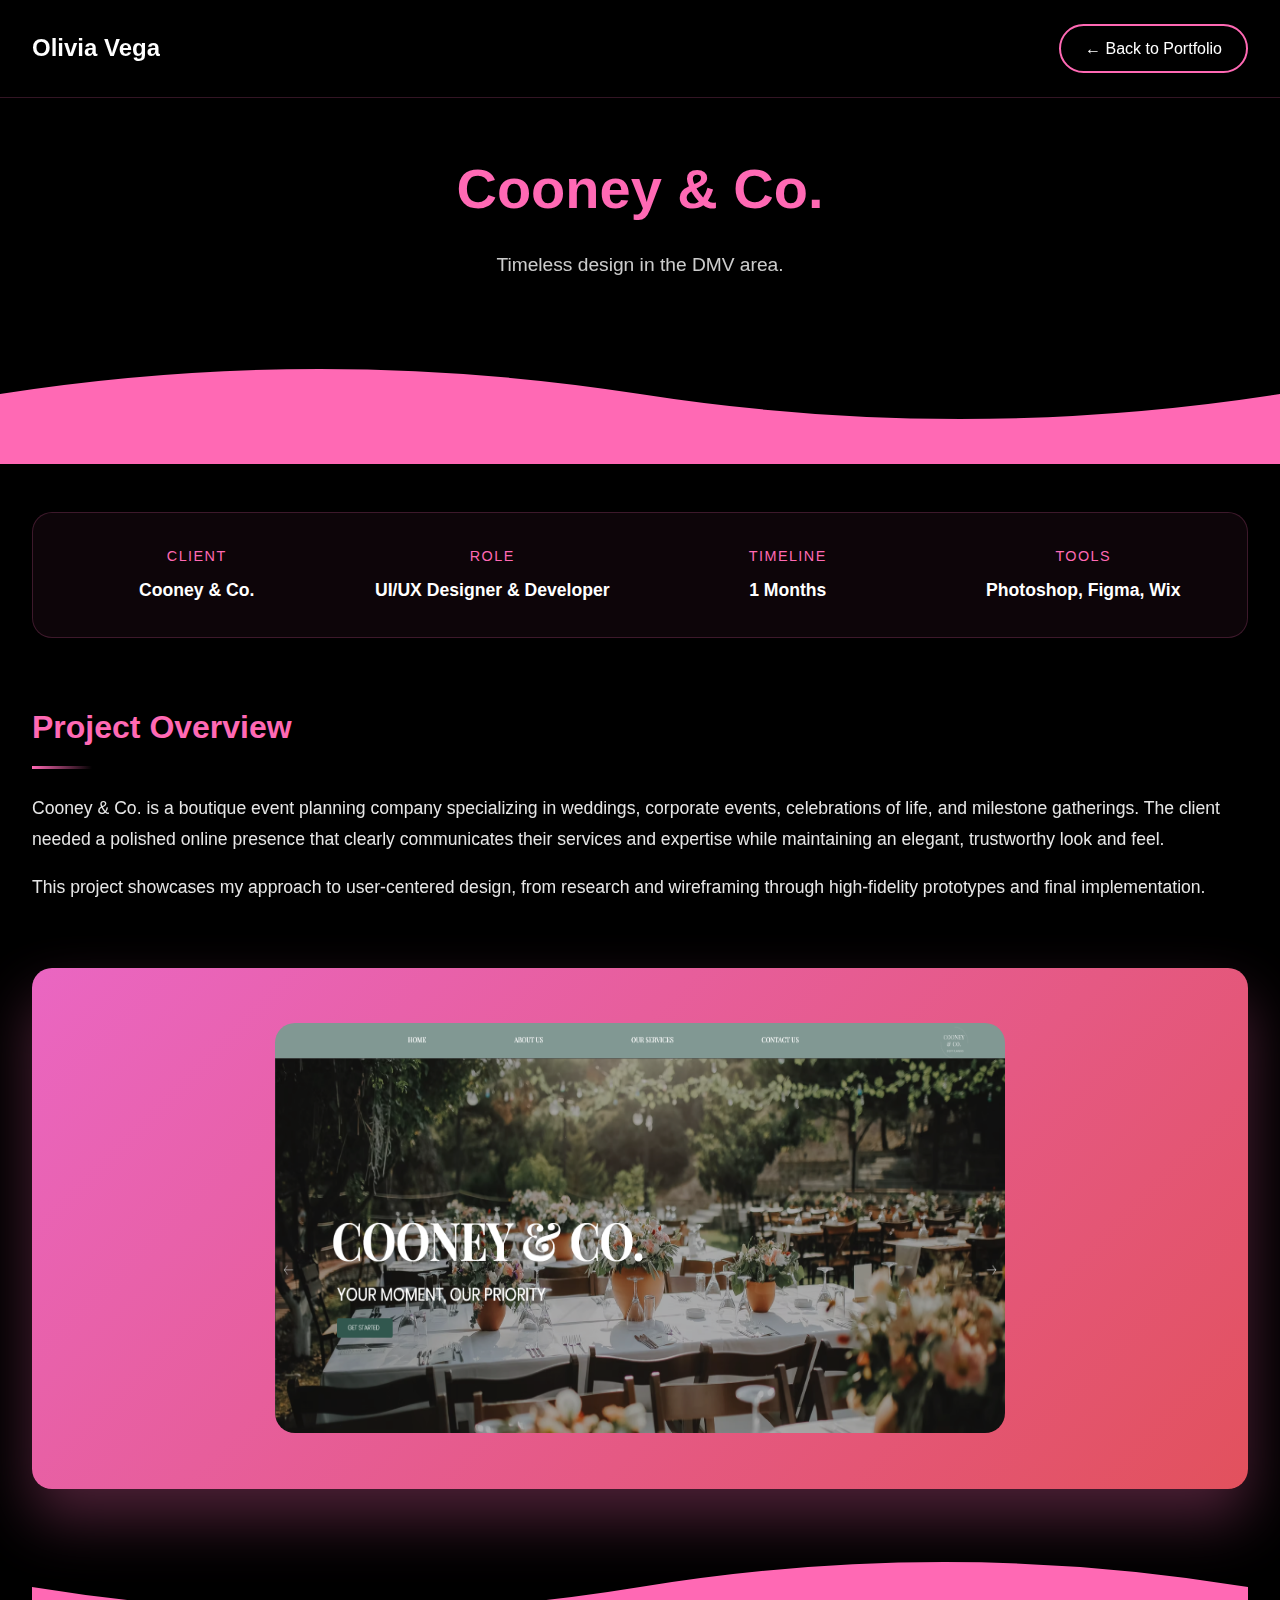
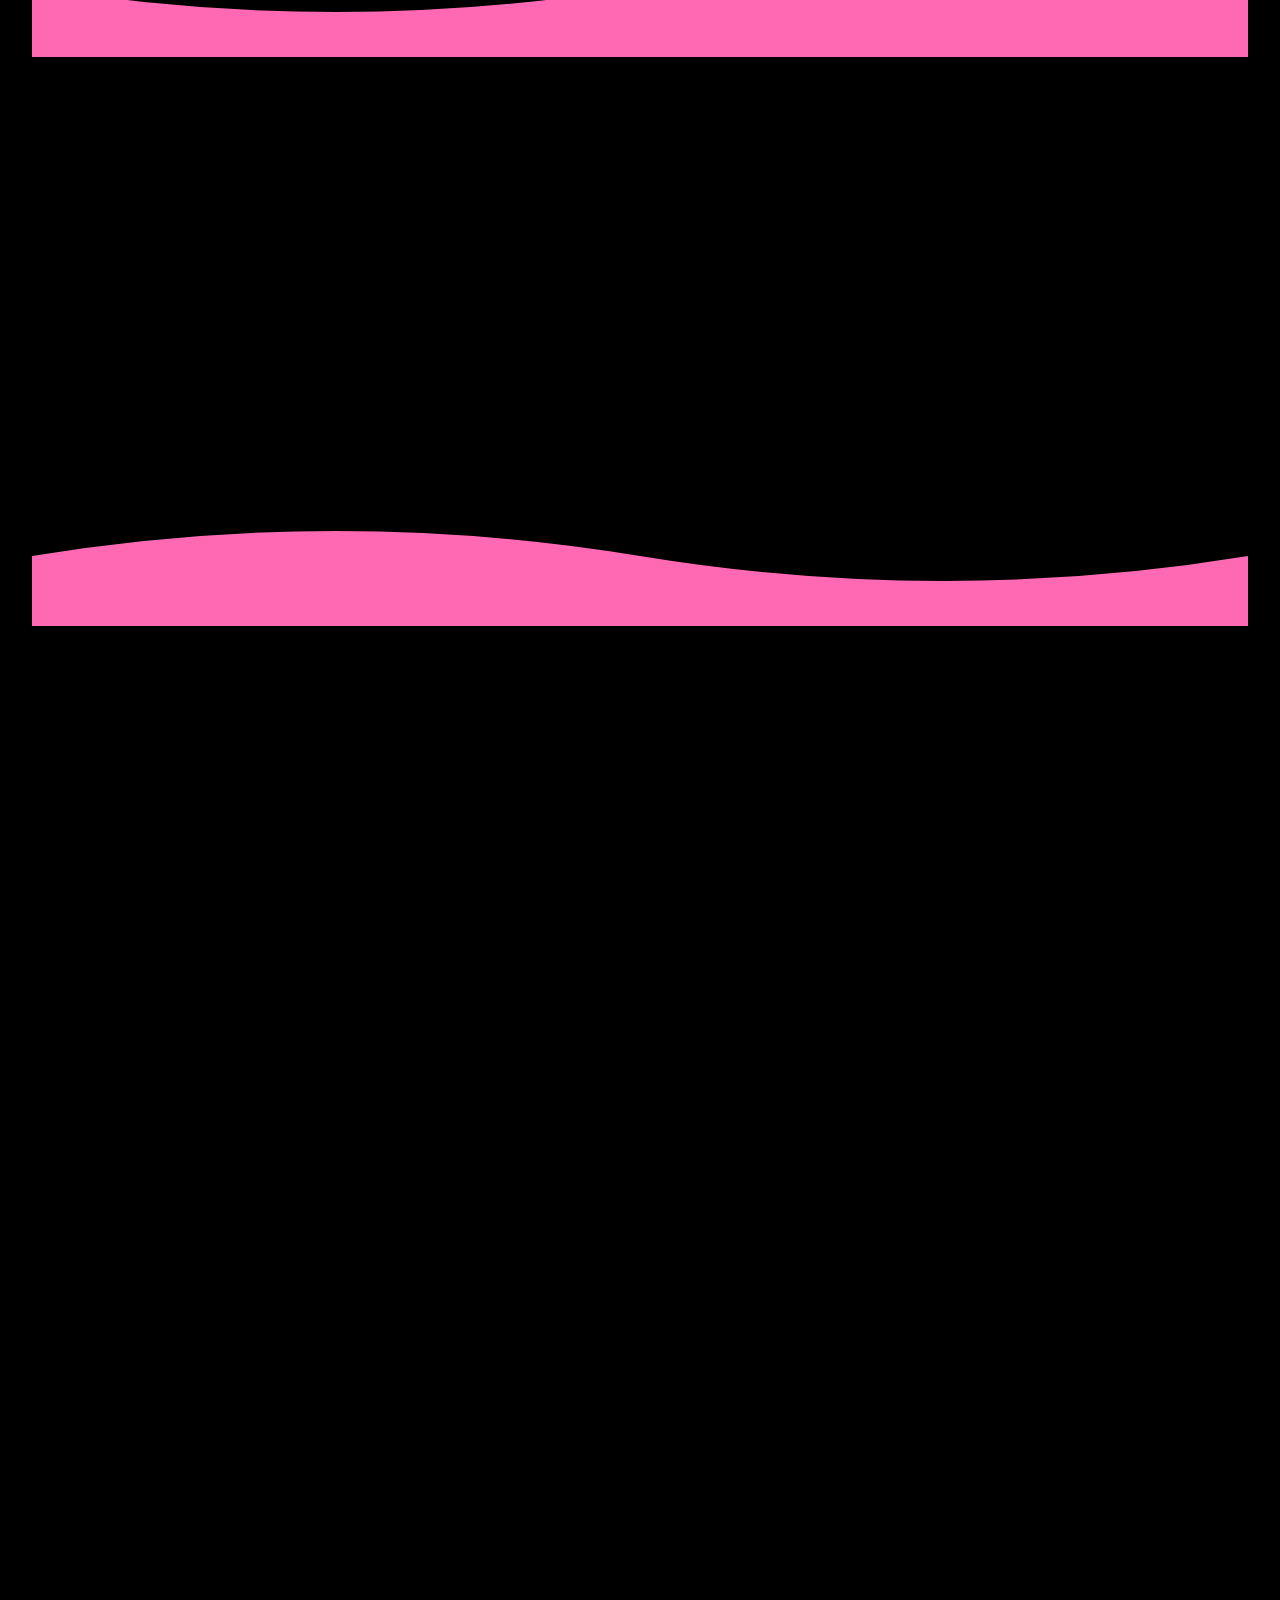
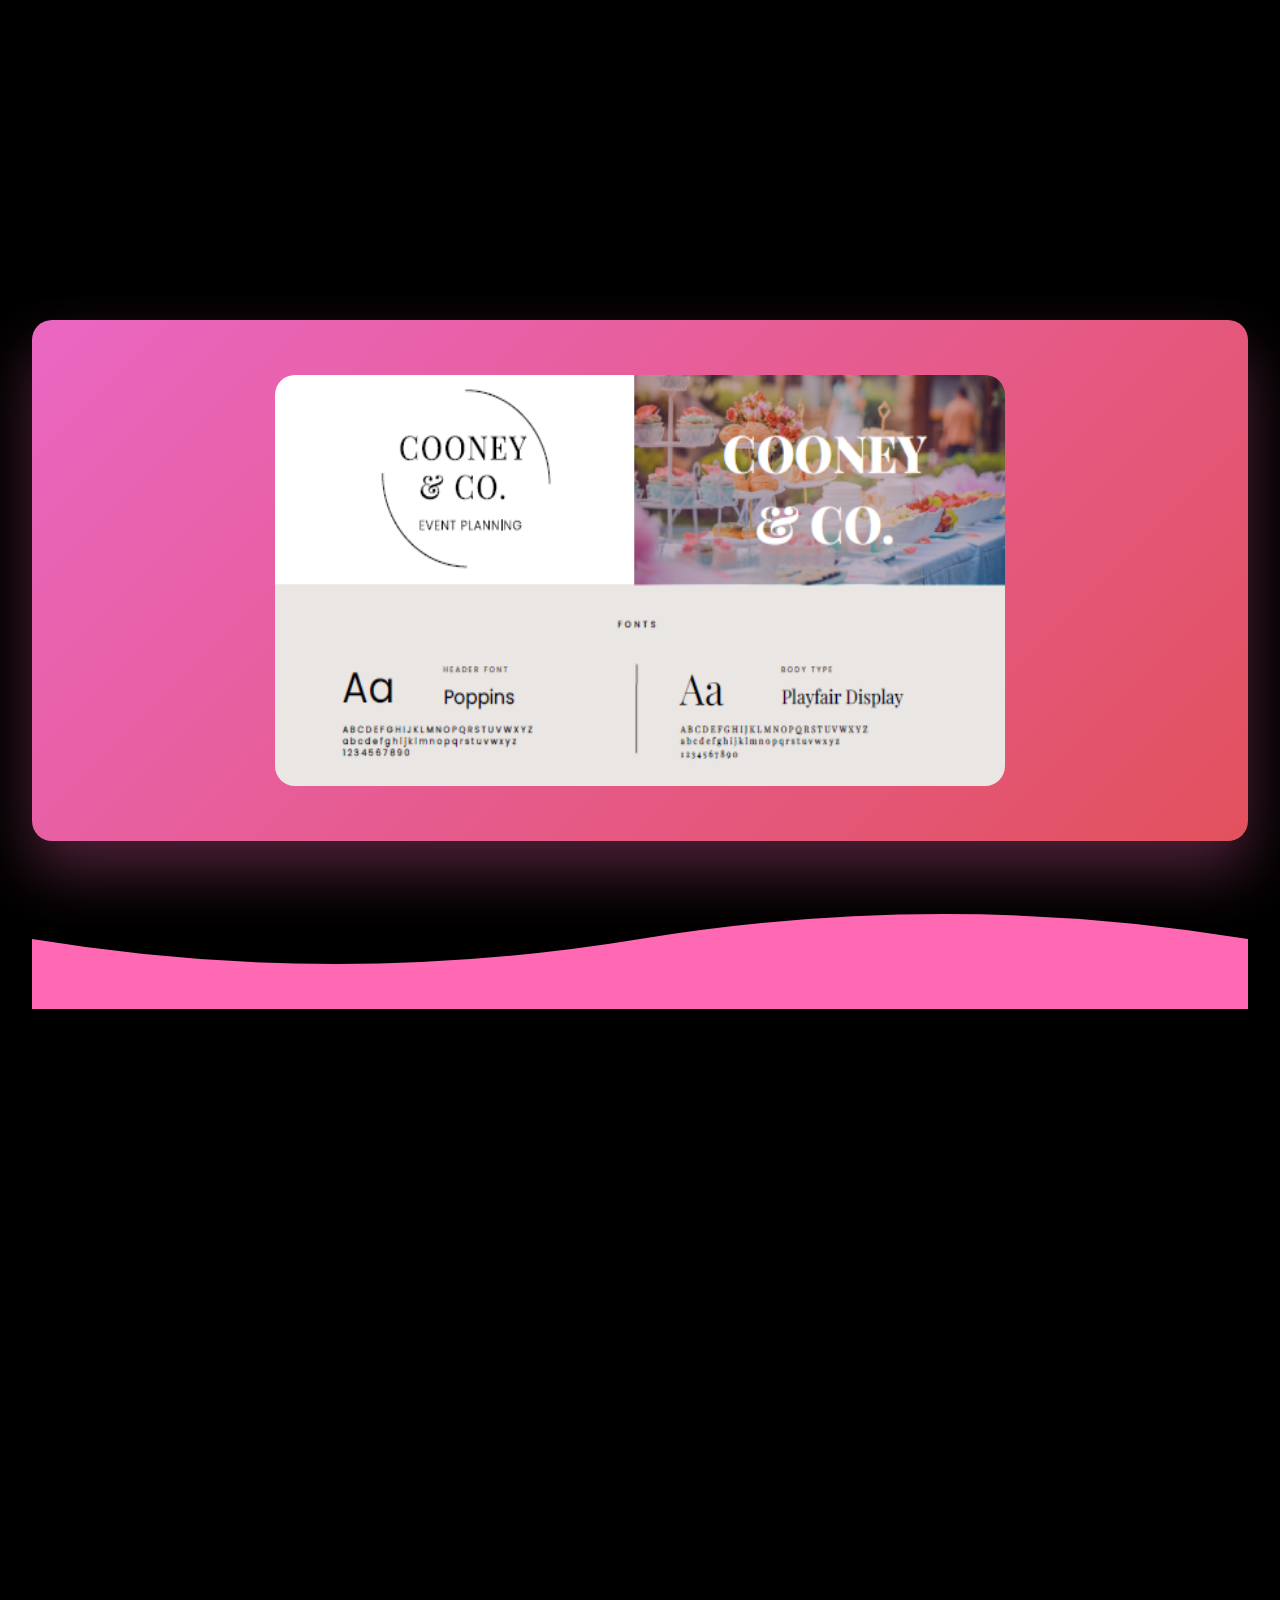
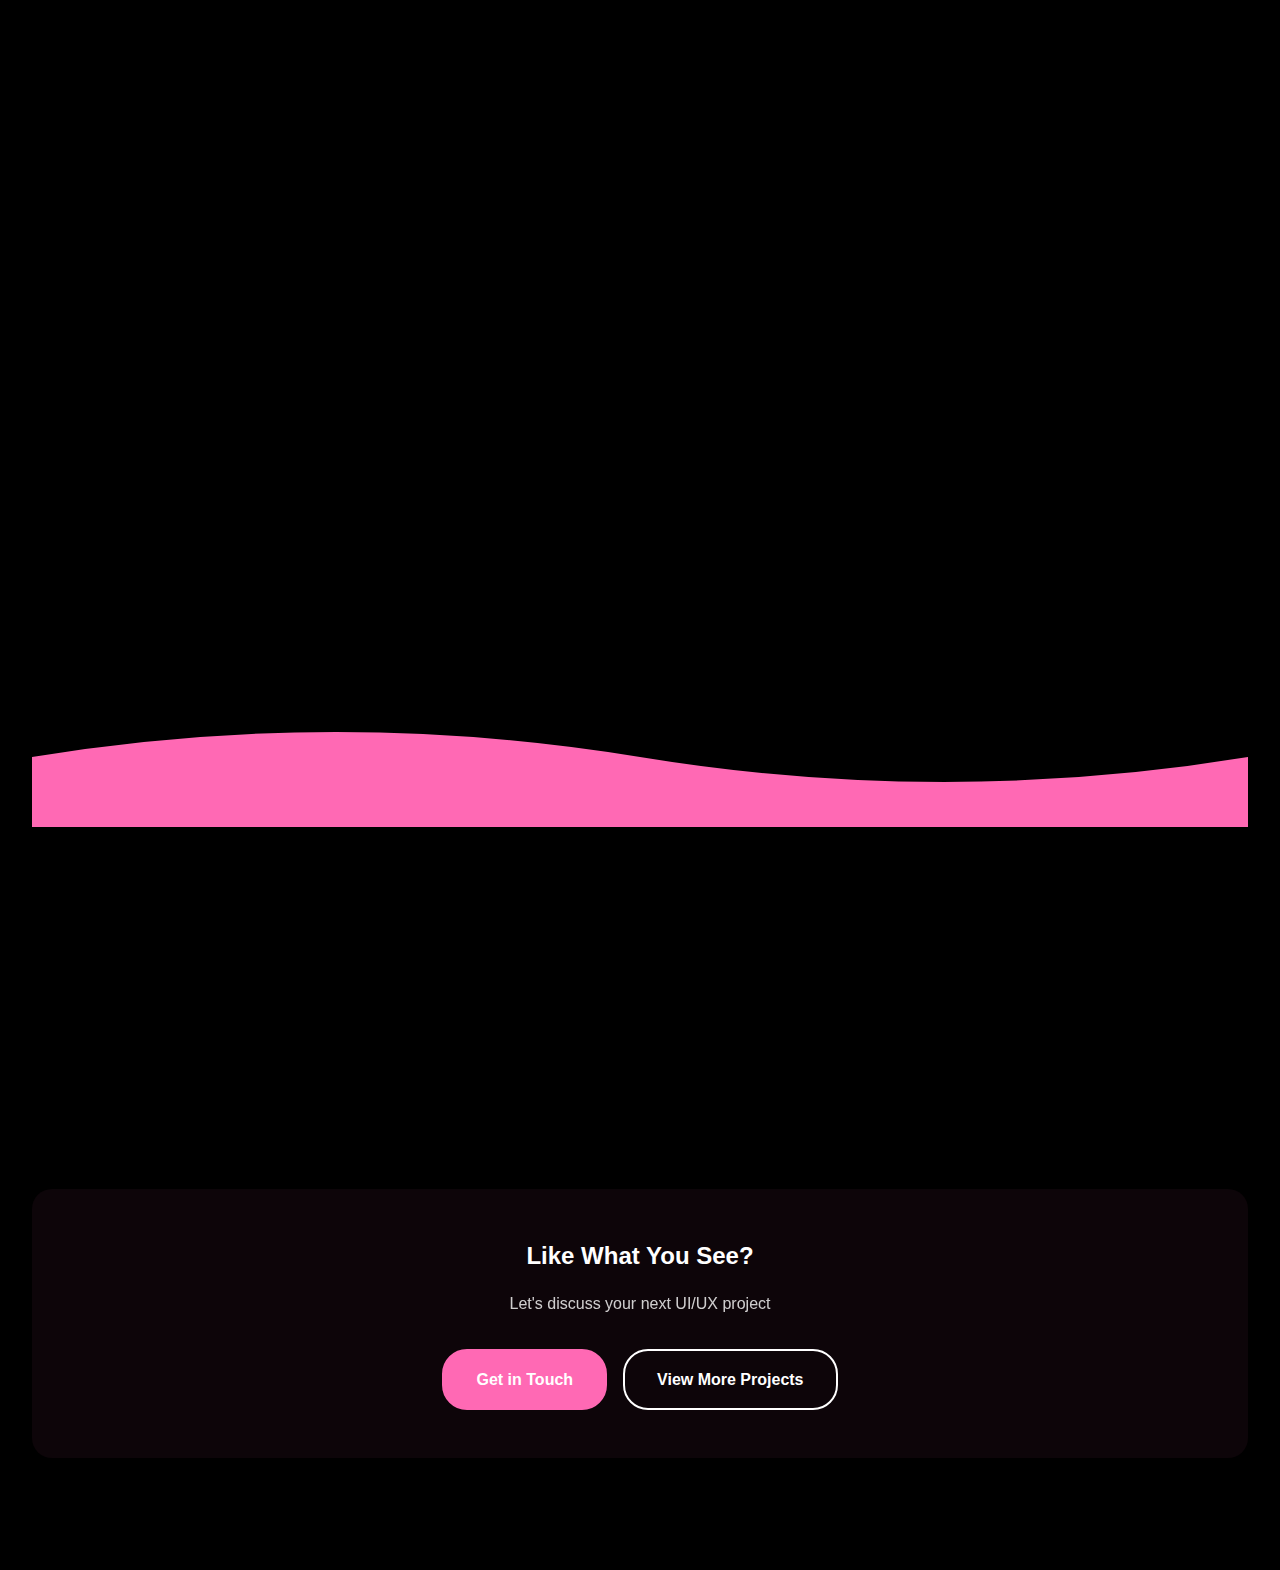
<file: coon.html>
<!DOCTYPE html>
<html lang="en">
<head>
    <meta charset="UTF-8">
    <meta name="viewport" content="width=device-width, initial-scale=1.0">
    <title>Cooney & Co. | Olivia Vega</title>
    <style>
        * {
            margin: 0;
            padding: 0;
            box-sizing: border-box;
        }

        :root {
            --pink: #FF69B4;
            --dark-pink: #FF1493;
            --black: #000000;
            --white: #FFFFFF;
            --gray: #333333;
            --light-gray: #666666;
        }

        body {
            font-family: 'Segoe UI', Tahoma, Geneva, Verdana, sans-serif;
            background-color: var(--black);
            color: var(--white);
            overflow-x: hidden;
            line-height: 1.6;
        }

        /* Navigation */
        .nav {
            position: fixed;
            top: 0;
            left: 0;
            right: 0;
            padding: 1.5rem 2rem;
            background: rgba(0, 0, 0, 0.95);
            backdrop-filter: blur(10px);
            z-index: 100;
            border-bottom: 1px solid rgba(255, 105, 180, 0.2);
        }

        .nav-content {
            max-width: 1400px;
            margin: 0 auto;
            display: flex;
            justify-content: space-between;
            align-items: center;
        }

        .nav-logo {
            font-size: 1.5rem;
            font-weight: 700;
            color: var(--white);
            text-decoration: none;
            background: white;
            -webkit-background-clip: text;
            -webkit-text-fill-color: transparent;
            background-clip: text;
        }

        .nav-back {
            padding: 0.6rem 1.5rem;
            background: transparent;
            color: var(--white);
            text-decoration: none;
            border: 2px solid var(--pink);
            border-radius: 25px;
            transition: all 0.3s ease;
        }

        .nav-back:hover {
            background: var(--pink);
            transform: translateX(-5px);
        }

        /* Hero Section */
        .case-hero {
            margin-top: 80px;
            padding: 4rem 2rem 2rem;
            text-align: center;
            position: relative;
        }

        .case-hero h1 {
            font-size: 3.5rem;
            margin-bottom: 1rem;
            background: var(--pink);
            -webkit-background-clip: text;
            -webkit-text-fill-color: transparent;
            background-clip: text;
        }

        .case-hero p {
            font-size: 1.2rem;
            opacity: 0.8;
            max-width: 600px;
            margin: 0 auto;
        }

        /* Wave Divider */
        .wave-divider {
            width: 100%;
            height: 120px;
            position: relative;
            margin: 2rem 0;
        }

        .wave-divider svg {
            position: absolute;
            bottom: 0;
            width: 100%;
            height: 100%;
        }

        /* Content Container */
        .content-container {
            max-width: 1400px;
            margin: 0 auto;
            padding: 0 2rem 4rem;
        }
        .proj-image{
            width: 60%;
            aspect-ratio: 16/9;
            border-radius: 20px;
            display: flex;
            align-items: center;
            justify-content: center;
            margin: 2rem 0;
        }

        /* Project Meta */
        .project-meta {
            display: grid;
            grid-template-columns: repeat(auto-fit, minmax(200px, 1fr));
            gap: 2rem;
            margin: 3rem 0;
            padding: 2rem;
            background: rgba(255, 105, 180, 0.05);
            border-radius: 20px;
            border: 1px solid rgba(255, 105, 180, 0.2);
        }

        .meta-item {
            text-align: center;
        }

        .meta-label {
            font-size: 0.9rem;
            color: var(--pink);
            text-transform: uppercase;
            letter-spacing: 0.1em;
            margin-bottom: 0.5rem;
        }

        .meta-value {
            font-size: 1.1rem;
            font-weight: 600;
        }

        /* Section */
        .case-section {
            margin: 4rem 0;
            opacity: 0;
            transform: translateY(30px);
            transition: all 0.6s ease;
        }

        .case-section.visible {
            opacity: 1;
            transform: translateY(0);
        }

        .section-title {
            font-size: 2rem;
            margin-bottom: 1.5rem;
            color: var(--pink);
            position: relative;
            padding-bottom: 1rem;
        }

        .section-title::after {
            content: '';
            position: absolute;
            bottom: 0;
            left: 0;
            width: 60px;
            height: 3px;
            background: linear-gradient(90deg, var(--pink), transparent);
        }

        .section-content {
            font-size: 1.1rem;
            line-height: 1.8;
            opacity: 0.9;
        }

        .section-content p {
            margin-bottom: 1rem;
        }

        /* UI Showcase Grid */
        .ui-showcase {
            display: grid;
            grid-template-columns: repeat(auto-fit, minmax(300px, 1fr));
            gap: 2rem;
            margin: 3rem 0;
        }

        .ui-card {
            background: rgba(255, 255, 255, 0.03);
            border-radius: 20px;
            overflow: hidden;
            border: 1px solid rgba(255, 105, 180, 0.2);
            transition: all 0.3s ease;
        }

        .ui-card:hover {
            transform: translateY(-10px);
            border-color: var(--pink);
            box-shadow: 0 20px 40px rgba(255, 105, 180, 0.3);
        }

        .ui-card-image {
            width: 100%;
            aspect-ratio: 16/10;
            background: linear-gradient(135deg, #667eea 0%, #764ba2 100%);
            display: flex;
            align-items: center;
            justify-content: center;
            font-size: 3rem;
            position: relative;
            overflow: hidden;
        }

        .ui-card:nth-child(2) .ui-card-image {
            background: linear-gradient(135deg, #f093fb 0%, #f5576c 100%);
        }

        .ui-card:nth-child(3) .ui-card-image {
            background: linear-gradient(135deg, #4facfe 0%, #00f2fe 100%);
        }

        .ui-card:nth-child(4) .ui-card-image {
            background: linear-gradient(135deg, #43e97b 0%, #38f9d7 100%);
        }

        .ui-card:nth-child(5) .ui-card-image {
            background: linear-gradient(135deg, #fa709a 0%, #fee140 100%);
        }

        .ui-card:nth-child(6) .ui-card-image {
            background: linear-gradient(135deg, #30cfd0 0%, #330867 100%);
        }

        .ui-card-content {
            padding: 1.5rem;
        }

        .ui-card-title {
            font-size: 1.3rem;
            color: var(--pink);
            margin-bottom: 0.5rem;
        }

        .ui-card-description {
            font-size: 0.95rem;
            opacity: 0.8;
            line-height: 1.6;
        }

        /* Design System Section */
        .design-system {
            background: rgba(255, 105, 180, 0.05);
            padding: 3rem;
            border-radius: 20px;
            border: 1px solid rgba(255, 105, 180, 0.2);
            margin: 3rem 0;
        }

        .color-palette {
            display: grid;
            grid-template-columns: repeat(auto-fit, minmax(120px, 1fr));
            gap: 1.5rem;
            margin: 2rem 0;
        }

        .color-swatch {
            aspect-ratio: 1;
            border-radius: 15px;
            display: flex;
            flex-direction: column;
            align-items: center;
            justify-content: center;
            font-size: 0.9rem;
            font-weight: 600;
            box-shadow: 0 10px 30px rgba(0, 0, 0, 0.3);
            transition: transform 0.3s ease;
        }

        .color-swatch:hover {
            transform: scale(1.05);
        }

        .color-primary {
            background: #DBD3C9;
            color: #000000;
        }

        .color-secondary {
            background: #9A8A7B;
            color: #000000;
        }

        .color-accent {
            background: #30574E;
        }

        .color-success {
            background: #633761;
        }


        /* Typography Showcase */
        .typography-showcase {
            margin: 2rem 0;
        }

        .type-example {
            margin: 1.5rem 0;
            padding: 1.5rem;
            background: rgba(255, 255, 255, 0.03);
            border-radius: 10px;
            border-left: 3px solid var(--pink);
        }

        .type-label {
            font-size: 0.8rem;
            color: var(--pink);
            text-transform: uppercase;
            letter-spacing: 0.1em;
            margin-bottom: 0.5rem;
        }

        

        /* Lists */
        .case-list {
            list-style: none;
            margin: 1.5rem 0;
        }

        .case-list li {
            position: relative;
            padding-left: 2rem;
            margin-bottom: 1rem;
        }

        .case-list li::before {
            content: '→';
            position: absolute;
            left: 0;
            color: var(--pink);
            font-weight: 700;
            font-size: 1.2rem;
        }

        /* Highlight Box */
        .highlight-box {
            background: linear-gradient(135deg, rgba(255, 105, 180, 0.1), rgba(138, 43, 226, 0.1));
            padding: 2rem;
            border-radius: 15px;
            border-left: 4px solid var(--pink);
            margin: 2rem 0;
        }

        .highlight-box h3 {
            color: var(--pink);
            margin-bottom: 1rem;
        }

        /* Full Width Image */
        .full-width-image {
            width: 100%;
            max-width: 1400px;
            margin: 3rem auto;
            aspect-ratio: 21/9;
            background: linear-gradient(135deg, #ea66c2 0%, #e2515d 100%);
            border-radius: 20px;
            display: flex;
            align-items: center;
            justify-content: center;
            font-size: 5rem;
            box-shadow: 0 30px 60px rgba(255, 105, 180, 0.3);
        }

        /* Stats Grid */
        .stats-grid {
            display: grid;
            grid-template-columns: repeat(auto-fit, minmax(200px, 1fr));
            gap: 2rem;
            margin: 3rem 0;
        }

        .stat-card {
            background: rgba(255, 105, 180, 0.05);
            padding: 2rem;
            border-radius: 15px;
            text-align: center;
            border: 1px solid rgba(255, 105, 180, 0.2);
            transition: transform 0.3s ease;
        }

        .stat-card:hover {
            transform: translateY(-5px);
            border-color: var(--pink);
        }

        .stat-number {
            font-size: 2.5rem;
            font-weight: 700;
            color: var(--pink);
            margin-bottom: 0.5rem;
        }

        .stat-label {
            font-size: 1rem;
            opacity: 0.8;
        }

        /* CTA Section */
        .cta-section {
            text-align: center;
            margin: 5rem 0 3rem;
            padding: 3rem 2rem;
            background: rgba(255, 105, 180, 0.05);
            border-radius: 20px;
        }

        .cta-buttons {
            display: flex;
            gap: 1rem;
            justify-content: center;
            flex-wrap: wrap;
            margin-top: 2rem;
        }

        .btn {
            padding: 1rem 2rem;
            border-radius: 25px;
            text-decoration: none;
            font-weight: 600;
            transition: all 0.3s ease;
            border: 2px solid transparent;
        }

        .btn-primary {
            background-color: var(--pink);
            color: var(--white);
            border-color: var(--pink);
        }

        .btn-primary:hover {
            background-color: var(--dark-pink);
            transform: translateY(-3px);
            box-shadow: 0 10px 30px rgba(255, 105, 180, 0.4);
        }

        .btn-secondary {
            background-color: transparent;
            color: var(--white);
            border-color: var(--white);
        }

        .btn-secondary:hover {
            background-color: var(--white);
            color: var(--black);
            transform: translateY(-3px);
        }

        /* Back to Top Button */
        .back-to-top {
            position: fixed;
            bottom: 30px;
            right: 30px;
            width: 50px;
            height: 50px;
            background: var(--pink);
            color: var(--white);
            border: none;
            border-radius: 50%;
            font-size: 1.5rem;
            cursor: pointer;
            opacity: 0;
            visibility: hidden;
            transition: all 0.3s ease;
            z-index: 1000;
            box-shadow: 0 5px 20px rgba(255, 105, 180, 0.4);
        }

        .back-to-top.visible {
            opacity: 1;
            visibility: visible;
        }

        .back-to-top:hover {
            background: var(--dark-pink);
            transform: translateY(-5px);
        }

        /* Responsive */
        @media (max-width: 768px) {
            .case-hero h1 {
                font-size: 2.5rem;
            }

            .section-title {
                font-size: 1.5rem;
            }

            .project-meta {
                grid-template-columns: 1fr;
                gap: 1rem;
            }

            .stats-grid {
                grid-template-columns: 1fr;
            }

            .ui-showcase {
                grid-template-columns: 1fr;
            }

            

            .color-palette {
                grid-template-columns: repeat(auto-fit, minmax(100px, 1fr));
            }
        }

        @media (prefers-reduced-motion: reduce) {
            *,
            *::before,
            *::after {
                animation-duration: 0.01ms !important;
                animation-iteration-count: 1 !important;
                transition-duration: 0.01ms !important;
            }
        }
    </style>
</head>
<body>
    <nav class="nav">
        <div class="nav-content">
            <a href="index.html" class="nav-logo">Olivia Vega</a>
            <a href="index.html" class="nav-back">← Back to Portfolio</a>
        </div>
    </nav>

    <main>
        <section class="case-hero">
            <h1>Cooney & Co.</h1>
            <p>Timeless design in the DMV area.</p>
        </section>

        <div class="wave-divider">
            <svg viewBox="0 0 1200 120" preserveAspectRatio="none">
                <path d="M0,50 Q300,0 600,50 T1200,50 L1200,120 L0,120 Z" fill="#FF69B4"/>
            </svg>
        </div>

        <div class="content-container">
            <div class="project-meta">
                <div class="meta-item">
                    <div class="meta-label">Client</div>
                    <div class="meta-value">Cooney & Co.</div>
                </div>
                <div class="meta-item">
                    <div class="meta-label">Role</div>
                    <div class="meta-value">UI/UX Designer & Developer</div>
                </div>
                <div class="meta-item">
                    <div class="meta-label">Timeline</div>
                    <div class="meta-value">1 Months</div>
                </div>
                <div class="meta-item">
                    <div class="meta-label">Tools</div>
                    <div class="meta-value">Photoshop, Figma, Wix</div>
                </div>
            </div>

            <section class="case-section">
                <h2 class="section-title">Project Overview</h2>
                <div class="section-content">
                    <p>Cooney & Co. is a boutique event planning company specializing in weddings, corporate events, celebrations of life, and milestone gatherings. The client needed a polished online presence that clearly communicates their services and expertise while maintaining an elegant, trustworthy look and feel.</p>
                    <p>This project showcases my approach to user-centered design, from research and wireframing through high-fidelity prototypes and final implementation.</p>
                </div>
            </section>

            <div class="full-width-image" aria-label="Hero interface mockup"><img src = "/assets/cooney_main.png" class = "proj-image"/></div>

            <div class="wave-divider">
                <svg viewBox="0 0 1200 120" preserveAspectRatio="none">
                    <path d="M0,50 Q300,100 600,50 T1200,50 L1200,120 L0,120 Z" fill="#FF69B4"/>
                </svg>
            </div>

            <section class="case-section">
                <h2 class="section-title">The Challenge</h2>
                <div class="section-content">
                    <p>To design a user-friendly, elegant website that:</p>
                    <ul class="case-list">
                        <li>Communicates value, subtly.</li>
                        <li>Guide users through services efficiently.</li>
                        <li>Showcases consistent design.</li>
                        <li>Encourages inquiries and bookings.</li>
                    </ul>
                </div>
            </section>


            <div class="wave-divider">
                <svg viewBox="0 0 1200 120" preserveAspectRatio="none">
                    <path d="M0,50 Q300,0 600,50 T1200,50 L1200,120 L0,120 Z" fill="#FF69B4"/>
                </svg>
            </div>

            <section class="case-section">
                <h2 class="section-title">UI Design</h2>
                <div class="design-system">
                    <h3 style="color: var(--pink); margin-bottom: 1.5rem;">Color Palette</h3>
                    <p style="opacity: 0.8; margin-bottom: 1rem;">Carefully selected colors ensuring accessibility and visual hierarchy</p>
                    <div class="color-palette">
                        <div class="color-swatch color-primary">
                            Primary<br>#DBD3C9
                        </div>
                        <div class="color-swatch color-secondary">
                            Secondary<br>#9A8A7B
                        </div>
                        <div class="color-swatch color-accent">
                            Accent<br>#30574E
                        </div>
                        <div class="color-swatch color-success">
                            Minor Accent<br>#633761
                        </div>
                        
                    </div>

                    <h3 style="color: var(--pink); margin-top: 3rem; margin-bottom: 1.5rem;">Typography</h3>
                    <div class="typography-showcase">
                        <div class="type-example">
                            <div class="type-label">Heading 1 - 48px Bold</div>
                            <h1 style="font-size: 3rem;">The Quick Brown Fox</h1>
                        </div>
                        <div class="type-example">
                            <div class="type-label">Heading 2 - 36px Bold</div>
                            <h2 style="font-size: 2.25rem;">Jumps Over the Lazy Dog</h2>
                        </div>
                        <div class="type-example">
                            <div class="type-label">Body Text - 16px Regular</div>
                            <p>Clear, readable typography enhances user comprehension and reduces cognitive load throughout the interface.</p>
                        </div>
                    </div>
                </div>
            </section>

             <div class="full-width-image" aria-label="Hero interface mockup"><img src = "/assets/fonts.png" class = "proj-image"/></div>

            <div class="wave-divider">
                <svg viewBox="0 0 1200 120" preserveAspectRatio="none">
                    <path d="M0,50 Q300,100 600,50 T1200,50 L1200,120 L0,120 Z" fill="#FF69B4"/>
                </svg>
            </div>

            <section class="case-section">
                <h2 class="section-title">UI Design Approach</h2>
                <div class="section-content">
                    <div class="highlight-box">
                        <h3>1. Elegant Visual Hierarchy</h3>
                        <p>Using typography weight, spacing, and color pairings, I created UI sections that feel airy, organized, and intentionally layered. The hero area features a bold header paired with calming neutrals, guiding the user's eye through the page effortlessly.</p>
                    </div>
                    <div class="highlight-box">
                        <h3>2. Consistent Layout System</h3>
                        <p>I built a modular-inpired system with clearly defined content blocks, repeated spacing patters, and uniform style.</p>
                    </div>
                    <div class="highlight-box">
                        <h3>3. Accessible Contrast & Readability</h3>
                        <p>While maintaining brand softness, I accounted for readability with larger font sizes and color contrasts.</p>
                    </div>
                </div>
            </section>

            <section class="case-section">
                <h2 class="section-title">Accessibility Focused</h2>
                <div class="section-content">
                    <p>Accessibility was a core principle, not an afterthought:</p>
                    <ul class="case-list">
                        <li><strong>WCAG AAA Compliance:</strong> All text meets the highest contrast standards</li>
                        <li><strong>Keyboard Navigation:</strong> Every feature accessible without a mouse</li>
                        <li><strong>Screen Reader Support:</strong> Comprehensive ARIA labels and semantic HTML</li>
                        <li><strong>Motion Preferences:</strong> Respects prefers-reduced-motion settings</li>
                        <li><strong>Focus Indicators:</strong> Clear visual feedback for keyboard users</li>
                        <li><strong>Alternative Text:</strong> Descriptive labels for all visual elements</li>
                    </ul>
                </div>
            </section>

            <div class="wave-divider">
                <svg viewBox="0 0 1200 120" preserveAspectRatio="none">
                    <path d="M0,50 Q300,0 600,50 T1200,50 L1200,120 L0,120 Z" fill="#FF69B4"/>
                </svg>
            </div>

            <section class="case-section">
                <h2 class="section-title">Reflections and Next Steps</h2>
                <div class="section-content">
                    <ul class="case-list">
                        <li>Expand accessible color options for users with visual impairments</li>
                        <li>Use semantic HTML structure to improve SEO and screen-reader navigation</li>
                        <li>Revamp gallery pages</li>
                    
                    </ul>
                </div>
            </section>

            <div class="cta-section">
                <h2 style="margin-bottom: 1rem;">Like What You See?</h2>
                <p style="opacity: 0.8; margin-bottom: 2rem;">Let's discuss your next UI/UX project</p>
                <div class="cta-buttons">
                    <a href="index.html#contact" class="btn btn-primary">Get in Touch</a>
                    <a href="index.html" class="btn btn-secondary">View More Projects</a>
                </div>
            </div>
        </div>
    </main>

    <button class="back-to-top" id="backToTop" aria-label="Back to top">↑</button>

    <script>
        // Scroll animations
        const observerOptions = {
            threshold: 0.1,
            rootMargin: '0px 0px -50px 0px'
        };

        const observer = new IntersectionObserver((entries) => {
            entries.forEach(entry => {
                if (entry.isIntersecting) {
                    entry.target.classList.add('visible');
                }
            });
        }, observerOptions);

        document.querySelectorAll('.case-section').forEach(section => {
            observer.observe(section);
        });

        // Back to top button
        const backToTopBtn = document.getElementById('backToTop');
        
        window.addEventListener('scroll', () => {
            if (window.scrollY > 500) {
                backToTopBtn.classList.add('visible');
            } else {
                backToTopBtn.classList.remove('visible');
            }
        });

        backToTopBtn.addEventListener('click', () => {
            window.scrollTo({
                top: 0,
                behavior: 'smooth'
            });
        });
    </script>
</body>
</html>
</file>
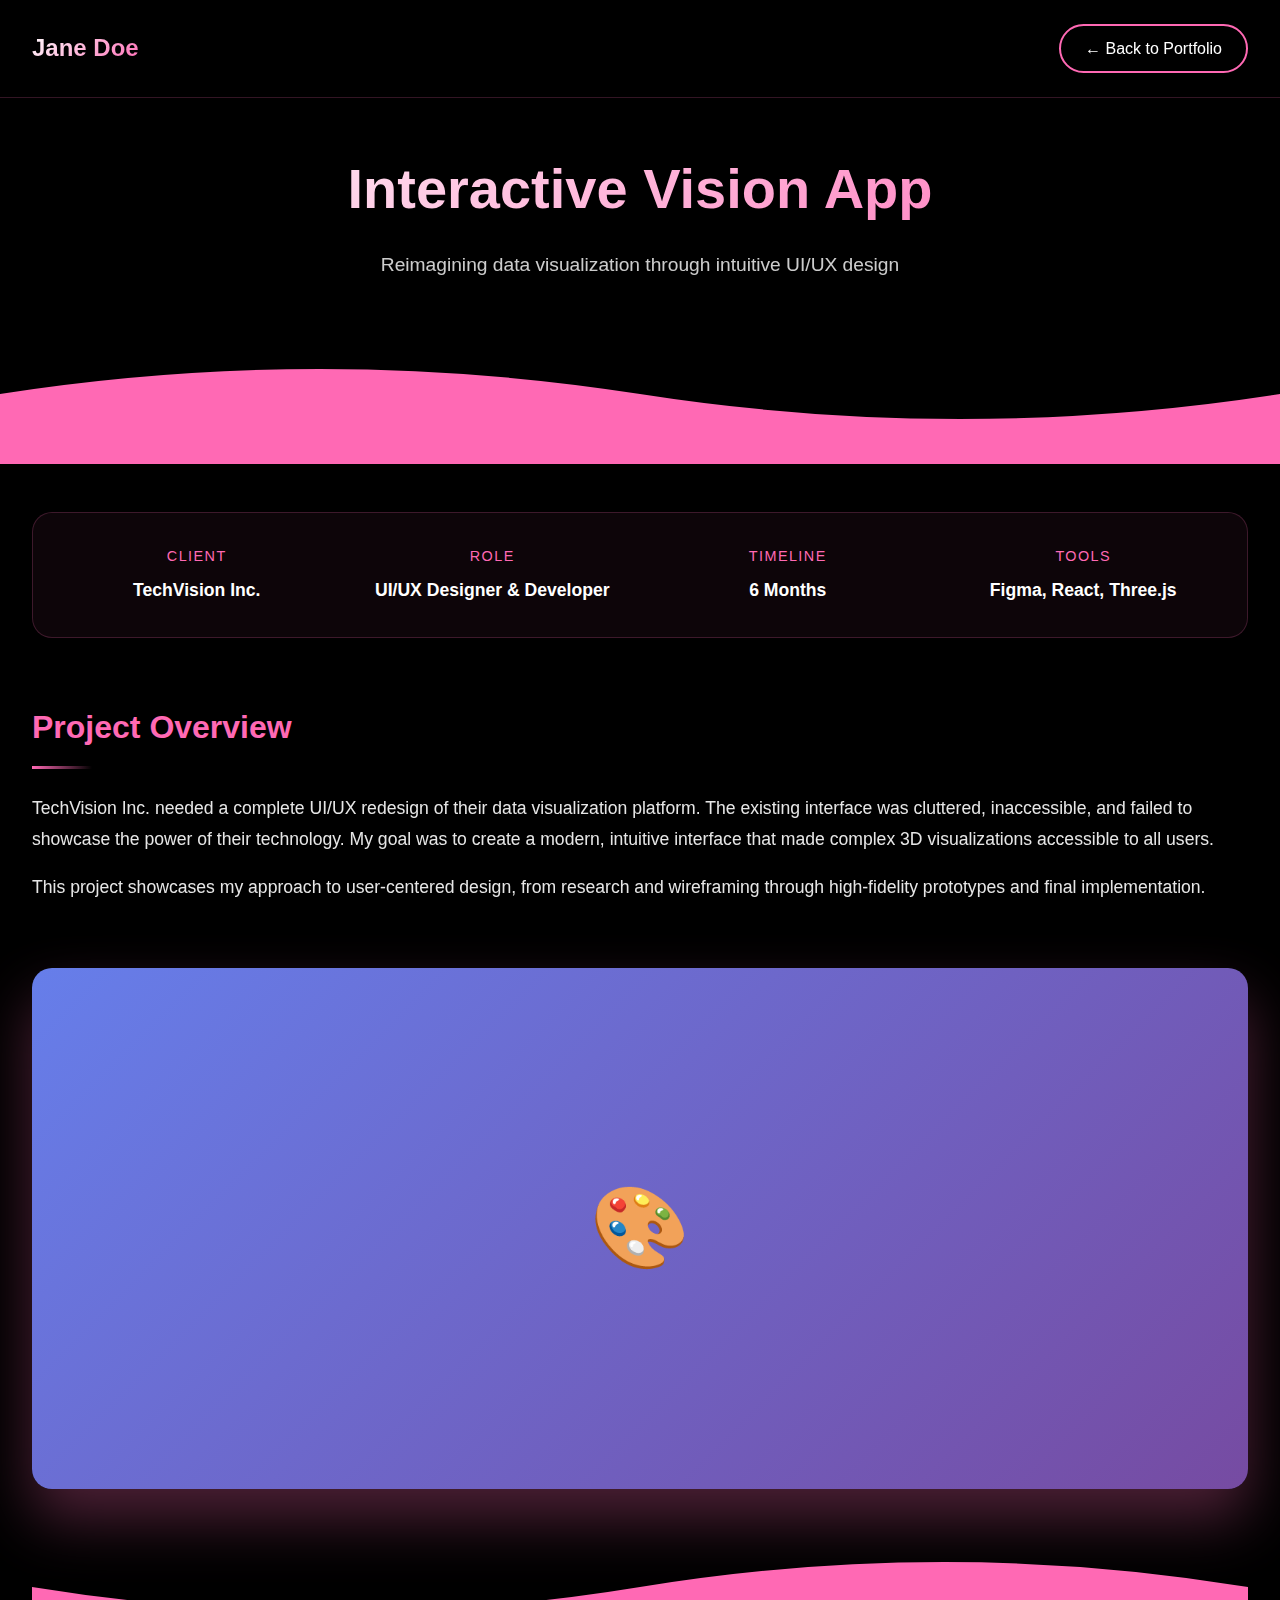
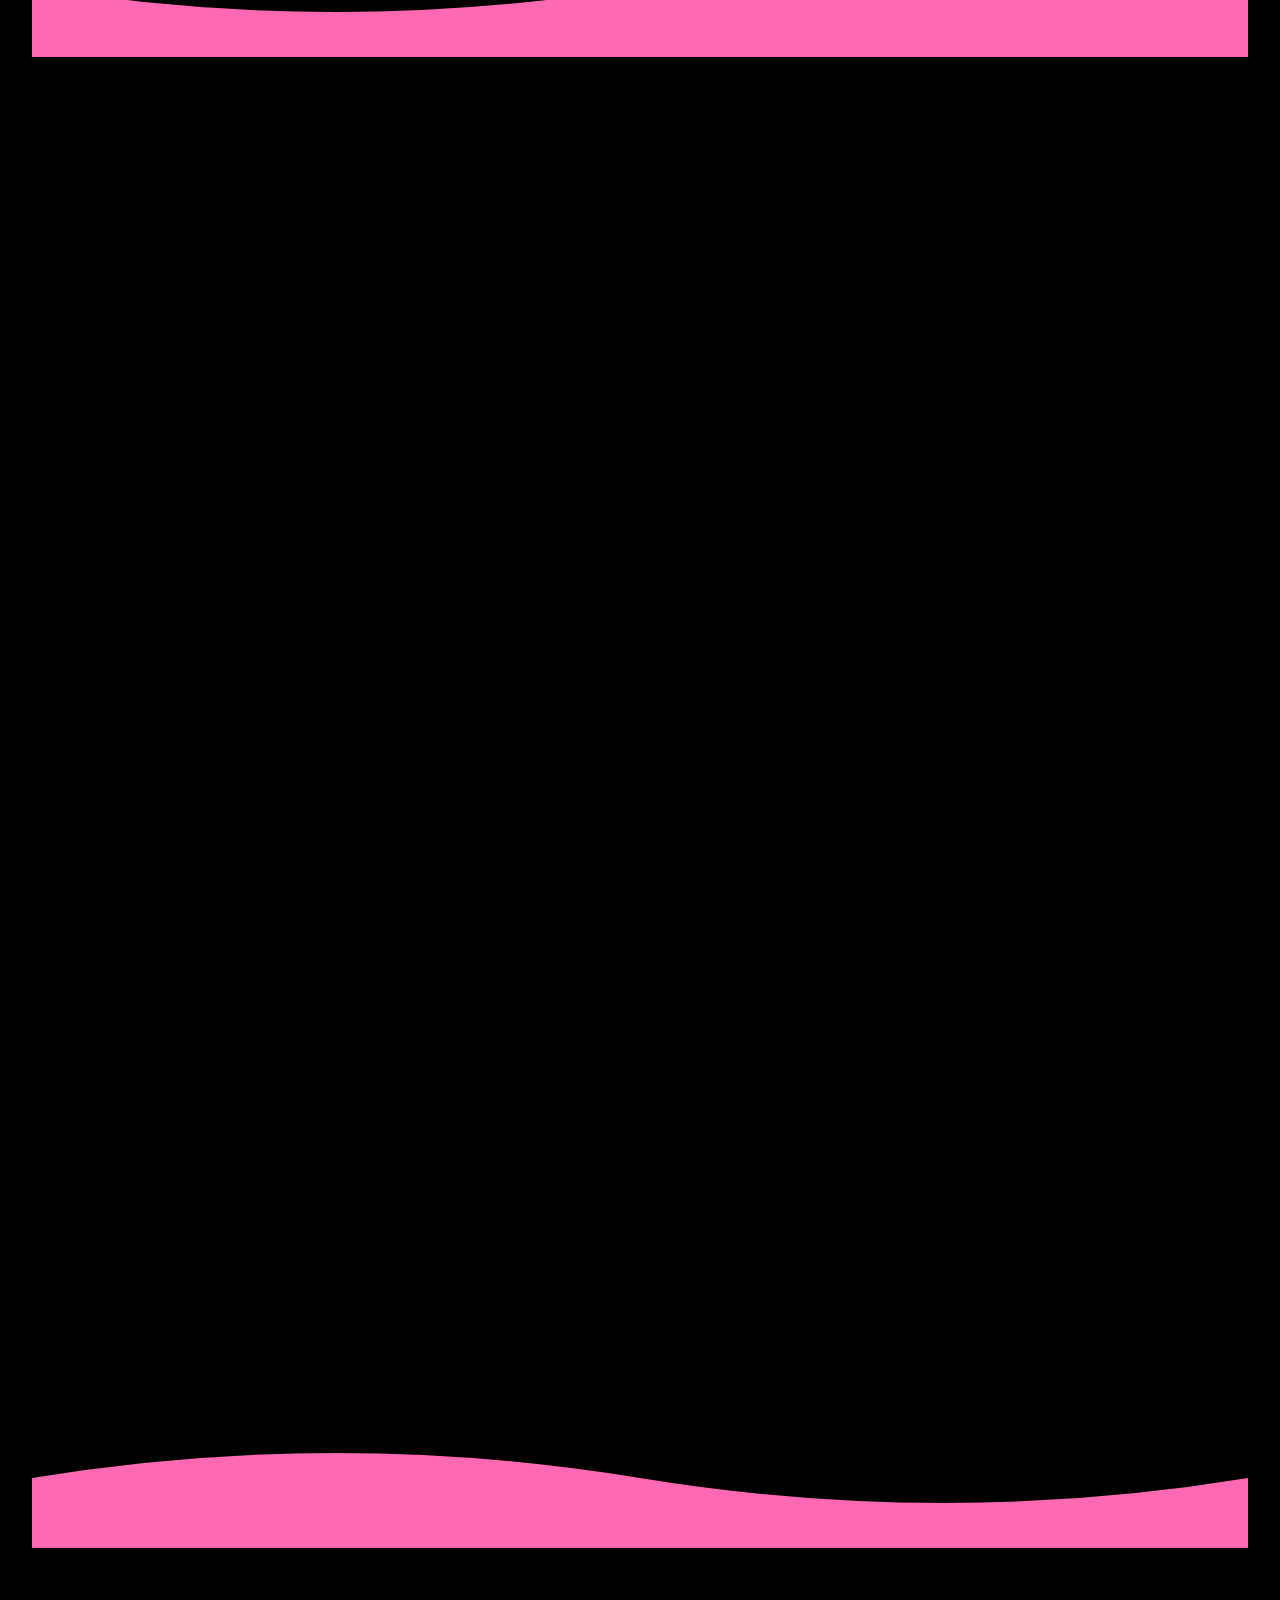
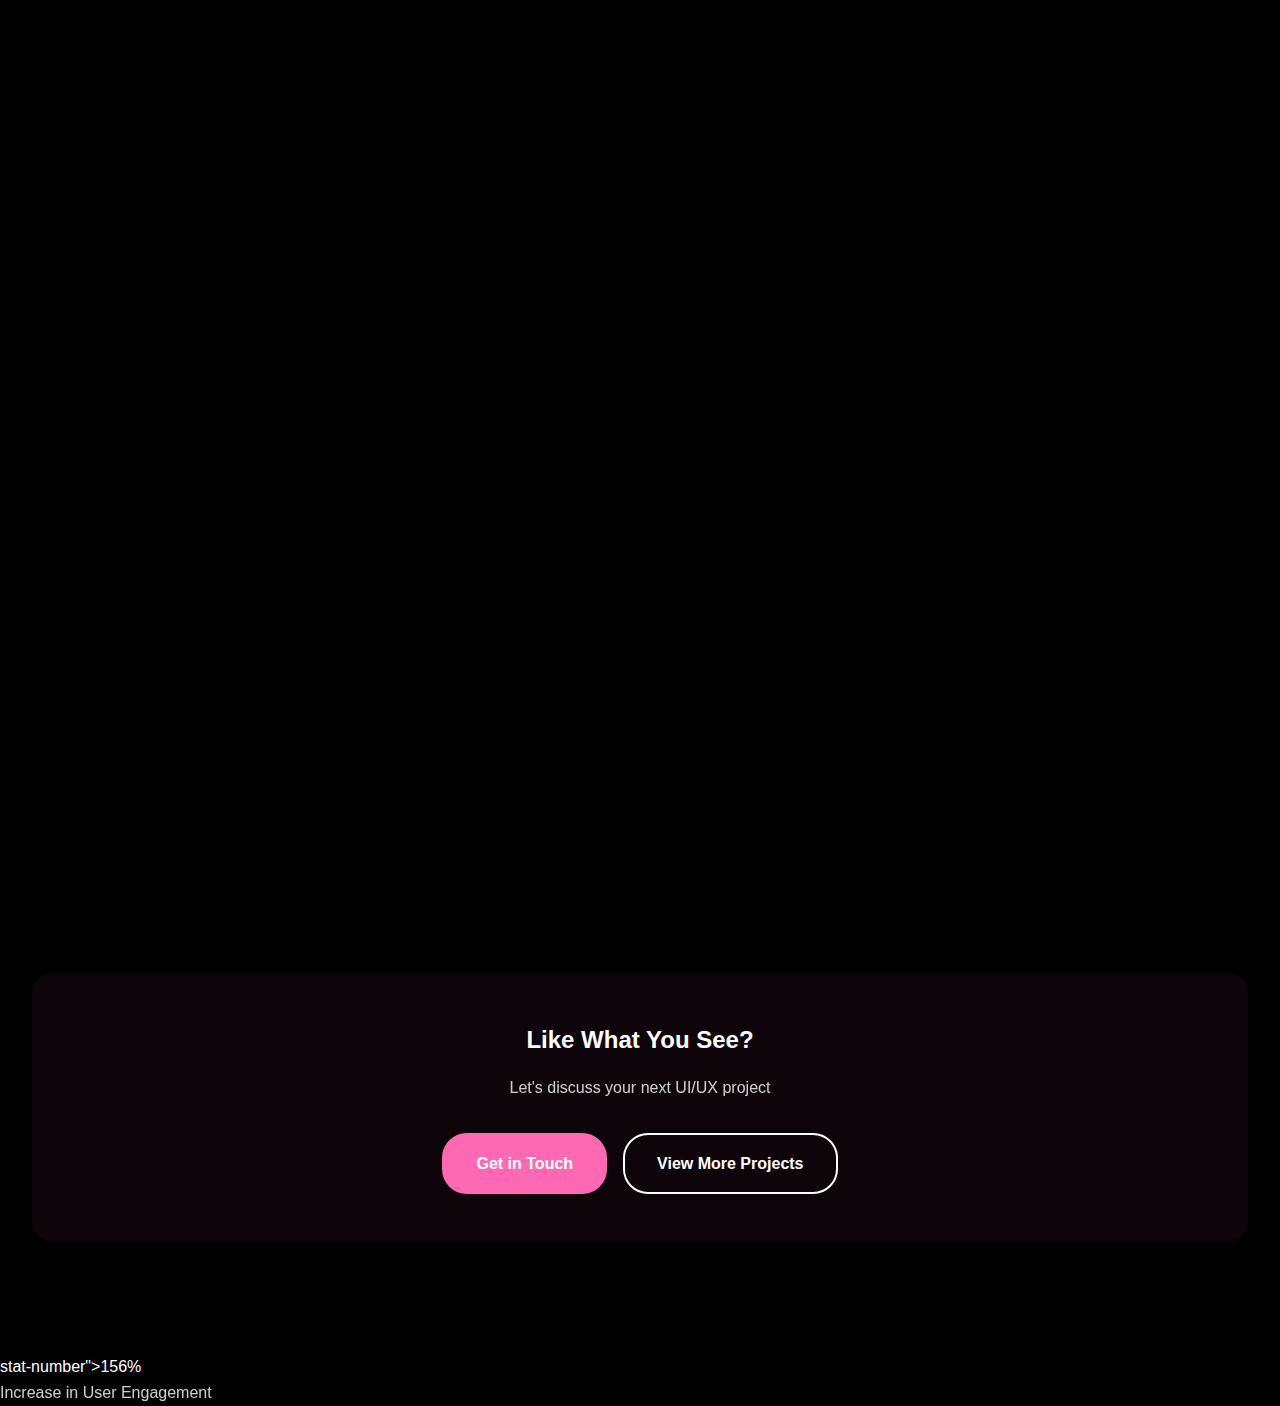
<file: palette.html>
<!DOCTYPE html>
<html lang="en">
<head>
    <meta charset="UTF-8">
    <meta name="viewport" content="width=device-width, initial-scale=1.0">
    <title>Interactive Vision App - Case Study | Jane Doe</title>
    <style>
        * {
            margin: 0;
            padding: 0;
            box-sizing: border-box;
        }

        :root {
            --pink: #FF69B4;
            --dark-pink: #FF1493;
            --black: #000000;
            --white: #FFFFFF;
            --gray: #333333;
            --light-gray: #666666;
        }

        body {
            font-family: 'Segoe UI', Tahoma, Geneva, Verdana, sans-serif;
            background-color: var(--black);
            color: var(--white);
            overflow-x: hidden;
            line-height: 1.6;
        }

        /* Navigation */
        .nav {
            position: fixed;
            top: 0;
            left: 0;
            right: 0;
            padding: 1.5rem 2rem;
            background: rgba(0, 0, 0, 0.95);
            backdrop-filter: blur(10px);
            z-index: 100;
            border-bottom: 1px solid rgba(255, 105, 180, 0.2);
        }

        .nav-content {
            max-width: 1400px;
            margin: 0 auto;
            display: flex;
            justify-content: space-between;
            align-items: center;
        }

        .nav-logo {
            font-size: 1.5rem;
            font-weight: 700;
            color: var(--white);
            text-decoration: none;
            background: linear-gradient(135deg, var(--white) 0%, var(--pink) 100%);
            -webkit-background-clip: text;
            -webkit-text-fill-color: transparent;
            background-clip: text;
        }

        .nav-back {
            padding: 0.6rem 1.5rem;
            background: transparent;
            color: var(--white);
            text-decoration: none;
            border: 2px solid var(--pink);
            border-radius: 25px;
            transition: all 0.3s ease;
        }

        .nav-back:hover {
            background: var(--pink);
            transform: translateX(-5px);
        }

        /* Hero Section */
        .case-hero {
            margin-top: 80px;
            padding: 4rem 2rem 2rem;
            text-align: center;
            position: relative;
        }

        .case-hero h1 {
            font-size: 3.5rem;
            margin-bottom: 1rem;
            background: linear-gradient(135deg, var(--white) 0%, var(--pink) 100%);
            -webkit-background-clip: text;
            -webkit-text-fill-color: transparent;
            background-clip: text;
        }

        .case-hero p {
            font-size: 1.2rem;
            opacity: 0.8;
            max-width: 600px;
            margin: 0 auto;
        }

        /* Wave Divider */
        .wave-divider {
            width: 100%;
            height: 120px;
            position: relative;
            margin: 2rem 0;
        }

        .wave-divider svg {
            position: absolute;
            bottom: 0;
            width: 100%;
            height: 100%;
        }

        /* Content Container */
        .content-container {
            max-width: 1400px;
            margin: 0 auto;
            padding: 0 2rem 4rem;
        }

        /* Project Meta */
        .project-meta {
            display: grid;
            grid-template-columns: repeat(auto-fit, minmax(200px, 1fr));
            gap: 2rem;
            margin: 3rem 0;
            padding: 2rem;
            background: rgba(255, 105, 180, 0.05);
            border-radius: 20px;
            border: 1px solid rgba(255, 105, 180, 0.2);
        }

        .meta-item {
            text-align: center;
        }

        .meta-label {
            font-size: 0.9rem;
            color: var(--pink);
            text-transform: uppercase;
            letter-spacing: 0.1em;
            margin-bottom: 0.5rem;
        }

        .meta-value {
            font-size: 1.1rem;
            font-weight: 600;
        }

        /* Section */
        .case-section {
            margin: 4rem 0;
            opacity: 0;
            transform: translateY(30px);
            transition: all 0.6s ease;
        }

        .case-section.visible {
            opacity: 1;
            transform: translateY(0);
        }

        .section-title {
            font-size: 2rem;
            margin-bottom: 1.5rem;
            color: var(--pink);
            position: relative;
            padding-bottom: 1rem;
        }

        .section-title::after {
            content: '';
            position: absolute;
            bottom: 0;
            left: 0;
            width: 60px;
            height: 3px;
            background: linear-gradient(90deg, var(--pink), transparent);
        }

        .section-content {
            font-size: 1.1rem;
            line-height: 1.8;
            opacity: 0.9;
        }

        .section-content p {
            margin-bottom: 1rem;
        }

        /* UI Showcase Grid */
        .ui-showcase {
            display: grid;
            grid-template-columns: repeat(auto-fit, minmax(300px, 1fr));
            gap: 2rem;
            margin: 3rem 0;
        }

        .ui-card {
            background: rgba(255, 255, 255, 0.03);
            border-radius: 20px;
            overflow: hidden;
            border: 1px solid rgba(255, 105, 180, 0.2);
            transition: all 0.3s ease;
        }

        .ui-card:hover {
            transform: translateY(-10px);
            border-color: var(--pink);
            box-shadow: 0 20px 40px rgba(255, 105, 180, 0.3);
        }

        .ui-card-image {
            width: 100%;
            aspect-ratio: 16/10;
            background: linear-gradient(135deg, #667eea 0%, #764ba2 100%);
            display: flex;
            align-items: center;
            justify-content: center;
            font-size: 3rem;
            position: relative;
            overflow: hidden;
        }

        .ui-card:nth-child(2) .ui-card-image {
            background: linear-gradient(135deg, #f093fb 0%, #f5576c 100%);
        }

        .ui-card:nth-child(3) .ui-card-image {
            background: linear-gradient(135deg, #4facfe 0%, #00f2fe 100%);
        }

        .ui-card:nth-child(4) .ui-card-image {
            background: linear-gradient(135deg, #43e97b 0%, #38f9d7 100%);
        }

        .ui-card:nth-child(5) .ui-card-image {
            background: linear-gradient(135deg, #fa709a 0%, #fee140 100%);
        }

        .ui-card:nth-child(6) .ui-card-image {
            background: linear-gradient(135deg, #30cfd0 0%, #330867 100%);
        }

        .ui-card-content {
            padding: 1.5rem;
        }

        .ui-card-title {
            font-size: 1.3rem;
            color: var(--pink);
            margin-bottom: 0.5rem;
        }

        .ui-card-description {
            font-size: 0.95rem;
            opacity: 0.8;
            line-height: 1.6;
        }

        /* Design System Section */
        .design-system {
            background: rgba(255, 105, 180, 0.05);
            padding: 3rem;
            border-radius: 20px;
            border: 1px solid rgba(255, 105, 180, 0.2);
            margin: 3rem 0;
        }

        .color-palette {
            display: grid;
            grid-template-columns: repeat(auto-fit, minmax(120px, 1fr));
            gap: 1.5rem;
            margin: 2rem 0;
        }

        .color-swatch {
            aspect-ratio: 1;
            border-radius: 15px;
            display: flex;
            flex-direction: column;
            align-items: center;
            justify-content: center;
            font-size: 0.9rem;
            font-weight: 600;
            box-shadow: 0 10px 30px rgba(0, 0, 0, 0.3);
            transition: transform 0.3s ease;
        }

        .color-swatch:hover {
            transform: scale(1.05);
        }

        .color-primary {
            background: #667eea;
        }

        .color-secondary {
            background: #FF69B4;
        }

        .color-accent {
            background: #764ba2;
        }

        .color-success {
            background: #43e97b;
        }

        .color-warning {
            background: #fee140;
            color: #333;
        }

        /* Typography Showcase */
        .typography-showcase {
            margin: 2rem 0;
        }

        .type-example {
            margin: 1.5rem 0;
            padding: 1.5rem;
            background: rgba(255, 255, 255, 0.03);
            border-radius: 10px;
            border-left: 3px solid var(--pink);
        }

        .type-label {
            font-size: 0.8rem;
            color: var(--pink);
            text-transform: uppercase;
            letter-spacing: 0.1em;
            margin-bottom: 0.5rem;
        }

        /* Before/After Comparison */
        .comparison-section {
            display: grid;
            grid-template-columns: 1fr 1fr;
            gap: 2rem;
            margin: 3rem 0;
        }

        .comparison-card {
            background: rgba(255, 255, 255, 0.03);
            padding: 2rem;
            border-radius: 20px;
            border: 1px solid rgba(255, 105, 180, 0.2);
        }

        .comparison-card h3 {
            color: var(--pink);
            margin-bottom: 1rem;
            text-align: center;
        }

        .comparison-image {
            width: 100%;
            aspect-ratio: 4/3;
            background: linear-gradient(135deg, #667eea 0%, #764ba2 100%);
            border-radius: 15px;
            display: flex;
            align-items: center;
            justify-content: center;
            font-size: 2rem;
            margin-bottom: 1rem;
        }

        .comparison-card:first-child .comparison-image {
            background: linear-gradient(135deg, #6c757d 0%, #495057 100%);
        }

        /* Lists */
        .case-list {
            list-style: none;
            margin: 1.5rem 0;
        }

        .case-list li {
            position: relative;
            padding-left: 2rem;
            margin-bottom: 1rem;
        }

        .case-list li::before {
            content: '→';
            position: absolute;
            left: 0;
            color: var(--pink);
            font-weight: 700;
            font-size: 1.2rem;
        }

        /* Highlight Box */
        .highlight-box {
            background: linear-gradient(135deg, rgba(255, 105, 180, 0.1), rgba(138, 43, 226, 0.1));
            padding: 2rem;
            border-radius: 15px;
            border-left: 4px solid var(--pink);
            margin: 2rem 0;
        }

        .highlight-box h3 {
            color: var(--pink);
            margin-bottom: 1rem;
        }

        /* Full Width Image */
        .full-width-image {
            width: 100%;
            max-width: 1400px;
            margin: 3rem auto;
            aspect-ratio: 21/9;
            background: linear-gradient(135deg, #667eea 0%, #764ba2 100%);
            border-radius: 20px;
            display: flex;
            align-items: center;
            justify-content: center;
            font-size: 5rem;
            box-shadow: 0 30px 60px rgba(255, 105, 180, 0.3);
        }

        /* Stats Grid */
        .stats-grid {
            display: grid;
            grid-template-columns: repeat(auto-fit, minmax(200px, 1fr));
            gap: 2rem;
            margin: 3rem 0;
        }

        .stat-card {
            background: rgba(255, 105, 180, 0.05);
            padding: 2rem;
            border-radius: 15px;
            text-align: center;
            border: 1px solid rgba(255, 105, 180, 0.2);
            transition: transform 0.3s ease;
        }

        .stat-card:hover {
            transform: translateY(-5px);
            border-color: var(--pink);
        }

        .stat-number {
            font-size: 2.5rem;
            font-weight: 700;
            color: var(--pink);
            margin-bottom: 0.5rem;
        }

        .stat-label {
            font-size: 1rem;
            opacity: 0.8;
        }

        /* CTA Section */
        .cta-section {
            text-align: center;
            margin: 5rem 0 3rem;
            padding: 3rem 2rem;
            background: rgba(255, 105, 180, 0.05);
            border-radius: 20px;
        }

        .cta-buttons {
            display: flex;
            gap: 1rem;
            justify-content: center;
            flex-wrap: wrap;
            margin-top: 2rem;
        }

        .btn {
            padding: 1rem 2rem;
            border-radius: 25px;
            text-decoration: none;
            font-weight: 600;
            transition: all 0.3s ease;
            border: 2px solid transparent;
        }

        .btn-primary {
            background-color: var(--pink);
            color: var(--white);
            border-color: var(--pink);
        }

        .btn-primary:hover {
            background-color: var(--dark-pink);
            transform: translateY(-3px);
            box-shadow: 0 10px 30px rgba(255, 105, 180, 0.4);
        }

        .btn-secondary {
            background-color: transparent;
            color: var(--white);
            border-color: var(--white);
        }

        .btn-secondary:hover {
            background-color: var(--white);
            color: var(--black);
            transform: translateY(-3px);
        }

        /* Back to Top Button */
        .back-to-top {
            position: fixed;
            bottom: 30px;
            right: 30px;
            width: 50px;
            height: 50px;
            background: var(--pink);
            color: var(--white);
            border: none;
            border-radius: 50%;
            font-size: 1.5rem;
            cursor: pointer;
            opacity: 0;
            visibility: hidden;
            transition: all 0.3s ease;
            z-index: 1000;
            box-shadow: 0 5px 20px rgba(255, 105, 180, 0.4);
        }

        .back-to-top.visible {
            opacity: 1;
            visibility: visible;
        }

        .back-to-top:hover {
            background: var(--dark-pink);
            transform: translateY(-5px);
        }

        /* Responsive */
        @media (max-width: 768px) {
            .case-hero h1 {
                font-size: 2.5rem;
            }

            .section-title {
                font-size: 1.5rem;
            }

            .project-meta {
                grid-template-columns: 1fr;
                gap: 1rem;
            }

            .stats-grid {
                grid-template-columns: 1fr;
            }

            .ui-showcase {
                grid-template-columns: 1fr;
            }

            .comparison-section {
                grid-template-columns: 1fr;
            }

            .color-palette {
                grid-template-columns: repeat(auto-fit, minmax(100px, 1fr));
            }
        }

        @media (prefers-reduced-motion: reduce) {
            *,
            *::before,
            *::after {
                animation-duration: 0.01ms !important;
                animation-iteration-count: 1 !important;
                transition-duration: 0.01ms !important;
            }
        }
    </style>
</head>
<body>
    <nav class="nav">
        <div class="nav-content">
            <a href="index.html" class="nav-logo">Jane Doe</a>
            <a href="index.html" class="nav-back">← Back to Portfolio</a>
        </div>
    </nav>

    <main>
        <section class="case-hero">
            <h1>Interactive Vision App</h1>
            <p>Reimagining data visualization through intuitive UI/UX design</p>
        </section>

        <div class="wave-divider">
            <svg viewBox="0 0 1200 120" preserveAspectRatio="none">
                <path d="M0,50 Q300,0 600,50 T1200,50 L1200,120 L0,120 Z" fill="#FF69B4"/>
            </svg>
        </div>

        <div class="content-container">
            <div class="project-meta">
                <div class="meta-item">
                    <div class="meta-label">Client</div>
                    <div class="meta-value">TechVision Inc.</div>
                </div>
                <div class="meta-item">
                    <div class="meta-label">Role</div>
                    <div class="meta-value">UI/UX Designer & Developer</div>
                </div>
                <div class="meta-item">
                    <div class="meta-label">Timeline</div>
                    <div class="meta-value">6 Months</div>
                </div>
                <div class="meta-item">
                    <div class="meta-label">Tools</div>
                    <div class="meta-value">Figma, React, Three.js</div>
                </div>
            </div>

            <section class="case-section">
                <h2 class="section-title">Project Overview</h2>
                <div class="section-content">
                    <p>TechVision Inc. needed a complete UI/UX redesign of their data visualization platform. The existing interface was cluttered, inaccessible, and failed to showcase the power of their technology. My goal was to create a modern, intuitive interface that made complex 3D visualizations accessible to all users.</p>
                    <p>This project showcases my approach to user-centered design, from research and wireframing through high-fidelity prototypes and final implementation.</p>
                </div>
            </section>

            <div class="full-width-image" aria-label="Hero interface mockup">🎨</div>

            <div class="wave-divider">
                <svg viewBox="0 0 1200 120" preserveAspectRatio="none">
                    <path d="M0,50 Q300,100 600,50 T1200,50 L1200,120 L0,120 Z" fill="#FF69B4"/>
                </svg>
            </div>

            <section class="case-section">
                <h2 class="section-title">The Challenge</h2>
                <div class="section-content">
                    <p>The original interface suffered from several critical issues:</p>
                    <ul class="case-list">
                        <li><strong>Poor Information Architecture:</strong> Features were buried in complex menus</li>
                        <li><strong>Accessibility Barriers:</strong> No keyboard navigation, poor color contrast</li>
                        <li><strong>Visual Clutter:</strong> Overwhelming users with too many options at once</li>
                        <li><strong>Inconsistent Design:</strong> No cohesive design system or patterns</li>
                        <li><strong>Mobile Experience:</strong> Completely unusable on smaller screens</li>
                    </ul>
                </div>
            </section>

            <section class="case-section">
                <h2 class="section-title">Before & After</h2>
                <div class="comparison-section">
                    <div class="comparison-card">
                        <h3>Before</h3>
                        <div class="comparison-image">⚠️</div>
                        <ul class="case-list" style="font-size: 0.9rem;">
                            <li>Cluttered interface</li>
                            <li>Poor contrast</li>
                            <li>Hidden features</li>
                            <li>Desktop-only design</li>
                        </ul>
                    </div>
                    <div class="comparison-card">
                        <h3>After</h3>
                        <div class="comparison-image">✨</div>
                        <ul class="case-list" style="font-size: 0.9rem;">
                            <li>Clean, focused layout</li>
                            <li>WCAG AAA compliant</li>
                            <li>Intuitive navigation</li>
                            <li>Fully responsive</li>
                        </ul>
                    </div>
                </div>
            </section>

            <div class="wave-divider">
                <svg viewBox="0 0 1200 120" preserveAspectRatio="none">
                    <path d="M0,50 Q300,0 600,50 T1200,50 L1200,120 L0,120 Z" fill="#FF69B4"/>
                </svg>
            </div>

            <section class="case-section">
                <h2 class="section-title">UI Design System</h2>
                <div class="design-system">
                    <h3 style="color: var(--pink); margin-bottom: 1.5rem;">Color Palette</h3>
                    <p style="opacity: 0.8; margin-bottom: 1rem;">Carefully selected colors ensuring accessibility and visual hierarchy</p>
                    <div class="color-palette">
                        <div class="color-swatch color-primary">
                            Primary<br>#667eea
                        </div>
                        <div class="color-swatch color-secondary">
                            Secondary<br>#FF69B4
                        </div>
                        <div class="color-swatch color-accent">
                            Accent<br>#764ba2
                        </div>
                        <div class="color-swatch color-success">
                            Success<br>#43e97b
                        </div>
                        <div class="color-swatch color-warning">
                            Warning<br>#fee140
                        </div>
                    </div>

                    <h3 style="color: var(--pink); margin-top: 3rem; margin-bottom: 1.5rem;">Typography</h3>
                    <div class="typography-showcase">
                        <div class="type-example">
                            <div class="type-label">Heading 1 - 48px Bold</div>
                            <h1 style="font-size: 3rem;">The Quick Brown Fox</h1>
                        </div>
                        <div class="type-example">
                            <div class="type-label">Heading 2 - 36px Bold</div>
                            <h2 style="font-size: 2.25rem;">Jumps Over the Lazy Dog</h2>
                        </div>
                        <div class="type-example">
                            <div class="type-label">Body Text - 16px Regular</div>
                            <p>Clear, readable typography enhances user comprehension and reduces cognitive load throughout the interface.</p>
                        </div>
                    </div>
                </div>
            </section>

            <section class="case-section">
                <h2 class="section-title">Key Interface Screens</h2>
                <div class="ui-showcase">
                    <div class="ui-card">
                        <div class="ui-card-image">📊</div>
                        <div class="ui-card-content">
                            <h3 class="ui-card-title">Dashboard</h3>
                            <p class="ui-card-description">Clean overview with quick access to recent projects and key metrics. Card-based layout for easy scanning.</p>
                        </div>
                    </div>
                    <div class="ui-card">
                        <div class="ui-card-image">🎨</div>
                        <div class="ui-card-content">
                            <h3 class="ui-card-title">Visualization Canvas</h3>
                            <p class="ui-card-description">Immersive 3D workspace with contextual toolbars that appear on demand, keeping the canvas clean.</p>
                        </div>
                    </div>
                    <div class="ui-card">
                        <div class="ui-card-image">⚙️</div>
                        <div class="ui-card-content">
                            <h3 class="ui-card-title">Settings Panel</h3>
                            <p class="ui-card-description">Intuitive controls with real-time preview. Organized by logical categories with clear visual feedback.</p>
                        </div>
                    </div>
                    <div class="ui-card">
                        <div class="ui-card-image">📱</div>
                        <div class="ui-card-content">
                            <h3 class="ui-card-title">Mobile Experience</h3>
                            <p class="ui-card-description">Fully responsive design with touch-optimized controls and gesture navigation for power users.</p>
                        </div>
                    </div>
                    <div class="ui-card">
                        <div class="ui-card-image">🔍</div>
                        <div class="ui-card-content">
                            <h3 class="ui-card-title">Data Explorer</h3>
                            <p class="ui-card-description">Advanced filtering and search with smart suggestions. Helps users find insights quickly.</p>
                        </div>
                    </div>
                    <div class="ui-card">
                        <div class="ui-card-image">🤝</div>
                        <div class="ui-card-content">
                            <h3 class="ui-card-title">Collaboration</h3>
                            <p class="ui-card-description">Real-time collaboration features with presence indicators and inline commenting.</p>
                        </div>
                    </div>
                </div>
            </section>

            <div class="wave-divider">
                <svg viewBox="0 0 1200 120" preserveAspectRatio="none">
                    <path d="M0,50 Q300,100 600,50 T1200,50 L1200,120 L0,120 Z" fill="#FF69B4"/>
                </svg>
            </div>

            <section class="case-section">
                <h2 class="section-title">Design Process</h2>
                <div class="section-content">
                    <div class="highlight-box">
                        <h3>1. Research & Discovery</h3>
                        <p>Conducted 25+ user interviews and competitive analysis to understand pain points and opportunities. Created user personas and journey maps.</p>
                    </div>
                    <div class="highlight-box">
                        <h3>2. Wireframing & Information Architecture</h3>
                        <p>Sketched 50+ concepts, refined to 10 wireframes. Tested with users to validate navigation structure and feature placement.</p>
                    </div>
                    <div class="highlight-box">
                        <h3>3. Visual Design & Prototyping</h3>
                        <p>Created high-fidelity mockups in Figma with interactive prototypes. Established comprehensive design system with reusable components.</p>
                    </div>
                    <div class="highlight-box">
                        <h3>4. Testing & Iteration</h3>
                        <p>Ran 5 rounds of usability testing with diverse users. Refined based on feedback, achieving 95% task completion rate.</p>
                    </div>
                    <div class="highlight-box">
                        <h3>5. Development & Launch</h3>
                        <p>Built React components with accessibility built-in. Launched with comprehensive documentation for developers.</p>
                    </div>
                </div>
            </section>

            <section class="case-section">
                <h2 class="section-title">Accessibility Focused</h2>
                <div class="section-content">
                    <p>Accessibility was a core principle, not an afterthought:</p>
                    <ul class="case-list">
                        <li><strong>WCAG AAA Compliance:</strong> All text meets the highest contrast standards</li>
                        <li><strong>Keyboard Navigation:</strong> Every feature accessible without a mouse</li>
                        <li><strong>Screen Reader Support:</strong> Comprehensive ARIA labels and semantic HTML</li>
                        <li><strong>Motion Preferences:</strong> Respects prefers-reduced-motion settings</li>
                        <li><strong>Focus Indicators:</strong> Clear visual feedback for keyboard users</li>
                        <li><strong>Alternative Text:</strong> Descriptive labels for all visual elements</li>
                    </ul>
                </div>
            </section>

            <div class="wave-divider">
                <svg viewBox="0 0 1200 120" preserveAspectRatio="none">
                    <path d="M0,50 Q300,0 600,50 T1200,50 L1200,120 L0,120 Z" fill="#FF69B4"/>
                </svg>
            </div>

            <section class="case-section">
                <h2 class="section-title">Impact & Results</h2>
                <div class="stats-grid">
                    <div class="stat-card">
                        <div class="stat-number">87%</div>
                        <div class="stat-label">Reduction in Support Tickets</div>
                    </div>
                    <div class="stat-card">
                        <div class="stat-number">4.9/5</div>
                        <div class="stat-label">User Satisfaction Score</div>
                    </div>
                    <div class="stat-card">
                        <div class="stat-number">95%</div>
                        <div class="stat-label">Task Completion Rate</div>
                    </div>
                </div>
                <div class="section-content">
                    <p>The redesign transformed the user experience, leading to measurable improvements across all key metrics. Users particularly praised the intuitive interface and improved accessibility features.</p>
                </div>
            </section>

            <section class="case-section">
                <h2 class="section-title">Key Design Decisions</h2>
                <div class="section-content">
                    <div class="highlight-box">
                        <h3>Progressive Disclosure</h3>
                        <p>Instead of overwhelming users with all features at once, we implemented progressive disclosure. Advanced features appear contextually when needed, keeping the interface clean for beginners while powerful for experts.</p>
                    </div>
                    <div class="highlight-box">
                        <h3>Visual Hierarchy</h3>
                        <p>Used size, color, and spacing strategically to guide users' attention to the most important elements first. Primary actions stand out with the pink accent color.</p>
                    </div>
                    <div class="highlight-box">
                        <h3>Consistent Patterns</h3>
                        <p>Established a component library ensuring consistent interactions throughout the app. Once learned, patterns work the same way everywhere.</p>
                    </div>
                </div>
            </section>

            <section class="case-section">
                <h2 class="section-title">Lessons Learned</h2>
                <div class="section-content">
                    <ul class="case-list">
                        <li><strong>Test Early, Test Often:</strong> Early usability testing saved us from costly mistakes and validated our design decisions</li>
                        <li><strong>Design Systems Save Time:</strong> The upfront investment in a design system paid massive dividends during implementation</li>
                        <li><strong>Accessibility Benefits Everyone:</strong> Features built for accessibility improved the experience for all users</li>
                        <li><strong>Iterate Based on Data:</strong> User analytics revealed unexpected usage patterns that informed our improvements</li>
                        <li><strong>Collaboration is Key:</strong> Close collaboration between design and development resulted in better outcomes</li>
                    </ul>
                </div>
            </section>

            <div class="cta-section">
                <h2 style="margin-bottom: 1rem;">Like What You See?</h2>
                <p style="opacity: 0.8; margin-bottom: 2rem;">Let's discuss your next UI/UX project</p>
                <div class="cta-buttons">
                    <a href="index.html#contact" class="btn btn-primary">Get in Touch</a>
                    <a href="index.html" class="btn btn-secondary">View More Projects</a>
                </div>
            </div>
        </div>
    </main>

    <button class="back-to-top" id="backToTop" aria-label="Back to top">↑</button>

    <script>
        // Scroll animations
        const observerOptions = {
            threshold: 0.1,
            rootMargin: '0px 0px -50px 0px'
        };

        const observer = new IntersectionObserver((entries) => {
            entries.forEach(entry => {
                if (entry.isIntersecting) {
                    entry.target.classList.add('visible');
                }
            });
        }, observerOptions);

        document.querySelectorAll('.case-section').forEach(section => {
            observer.observe(section);
        });

        // Back to top button
        const backToTopBtn = document.getElementById('backToTop');
        
        window.addEventListener('scroll', () => {
            if (window.scrollY > 500) {
                backToTopBtn.classList.add('visible');
            } else {
                backToTopBtn.classList.remove('visible');
            }
        });

        backToTopBtn.addEventListener('click', () => {
            window.scrollTo({
                top: 0,
                behavior: 'smooth'
            });
        });
    </script>
</body>
</html>stat-number">156%</div>
                        <div class="stat-label">Increase in User Engagement</div>
                    </div>
                    <div class="
</file>
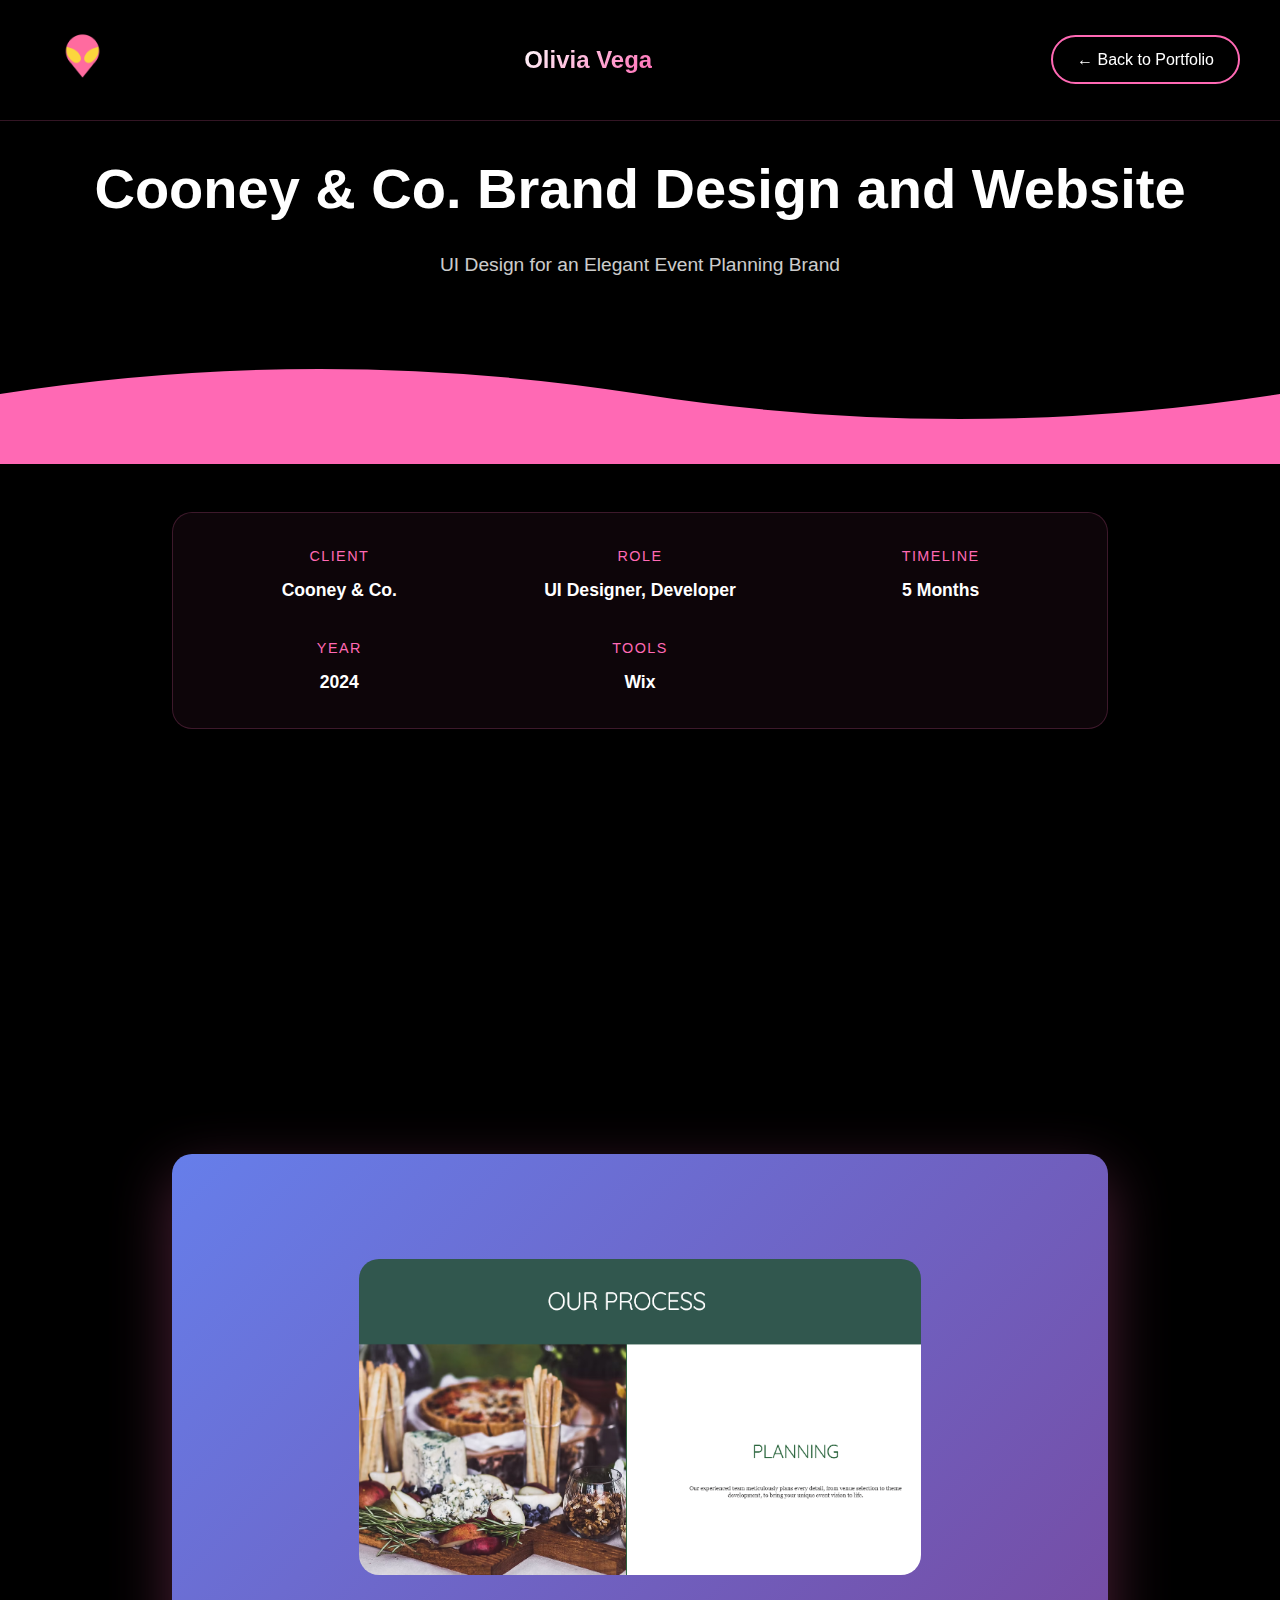
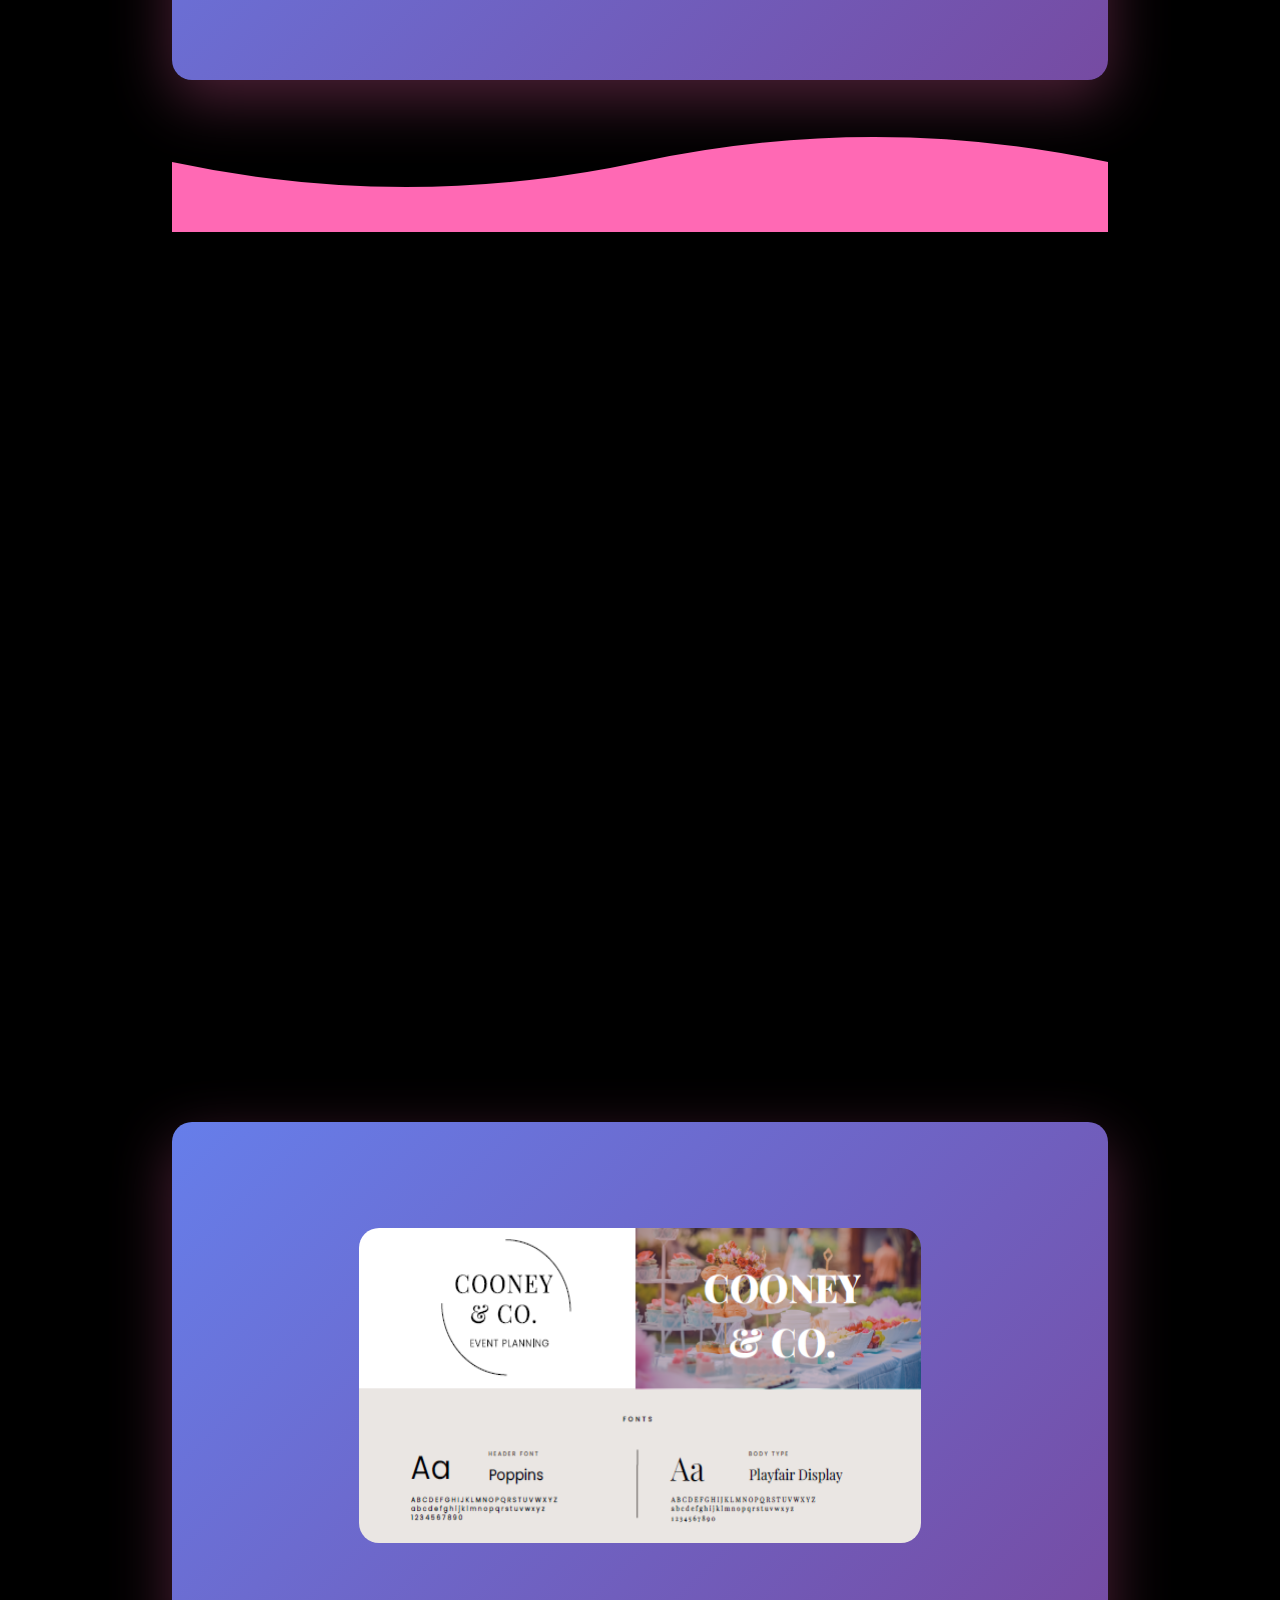
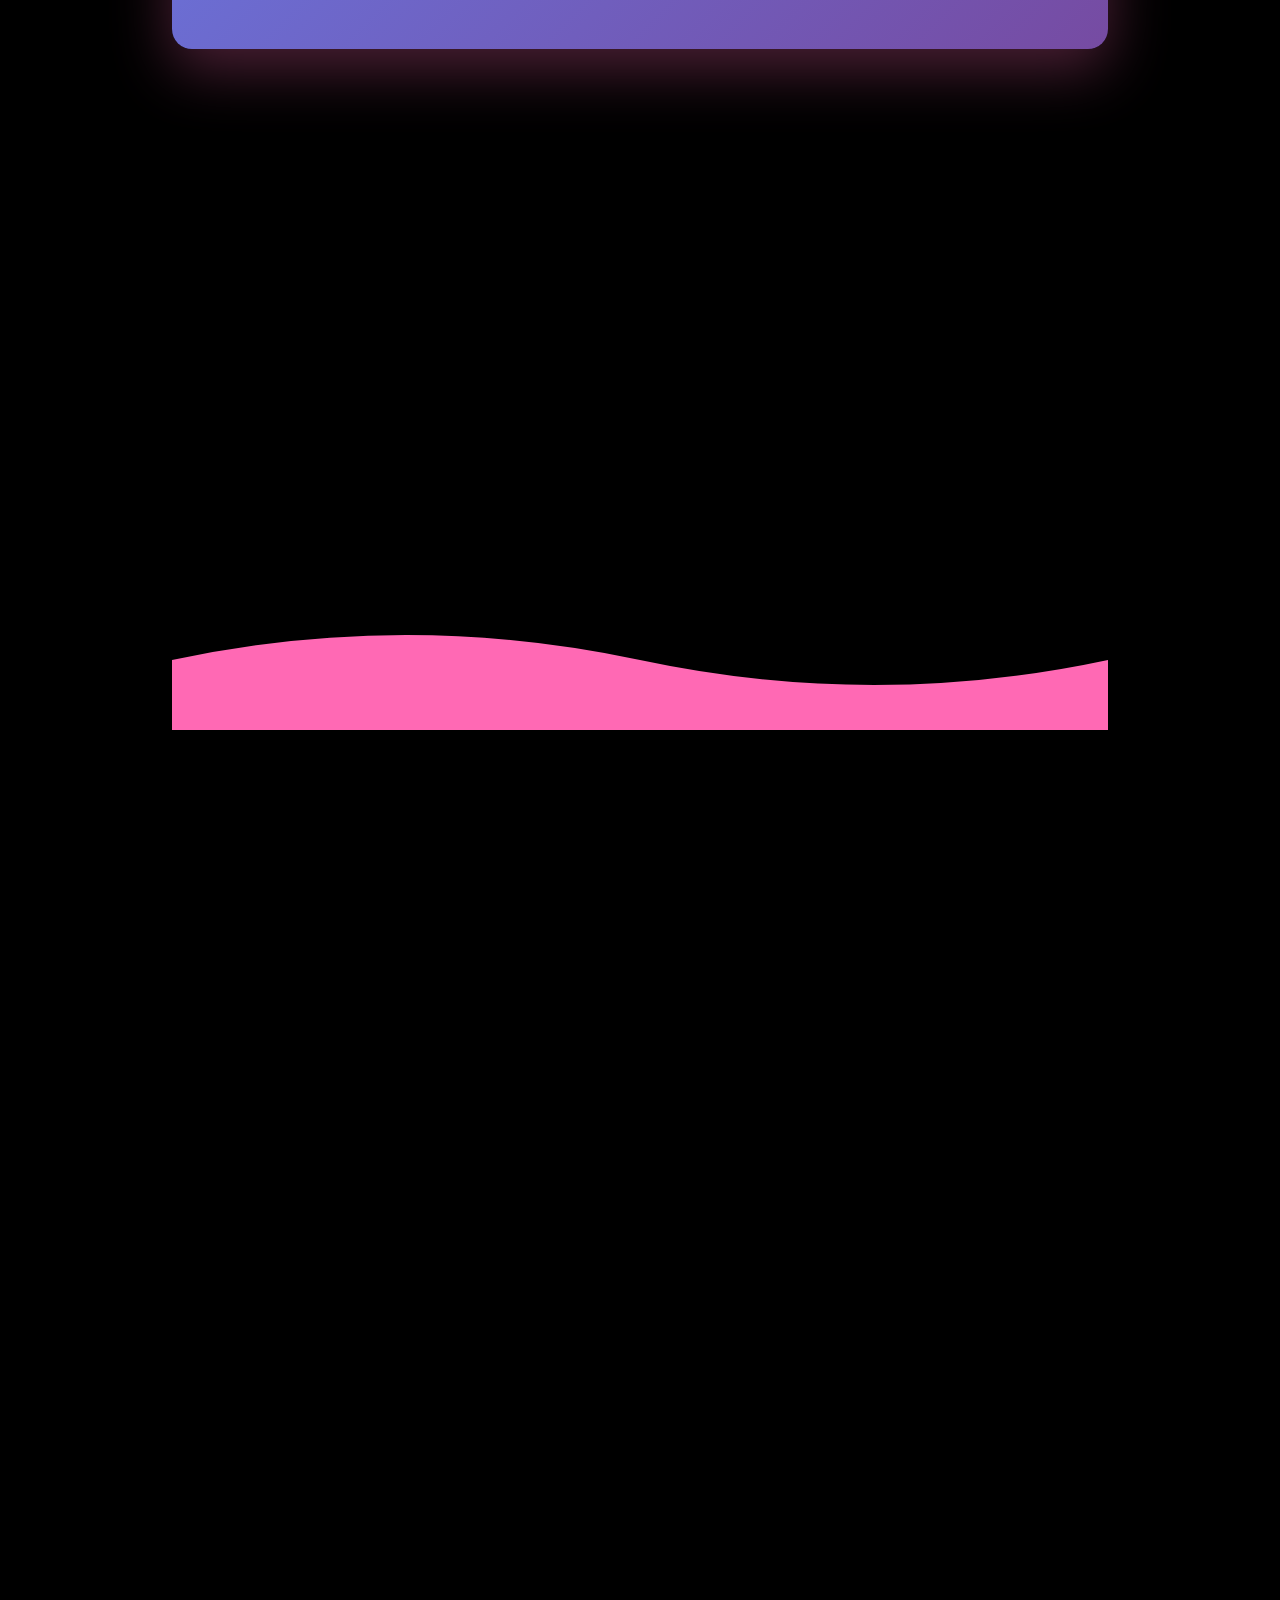
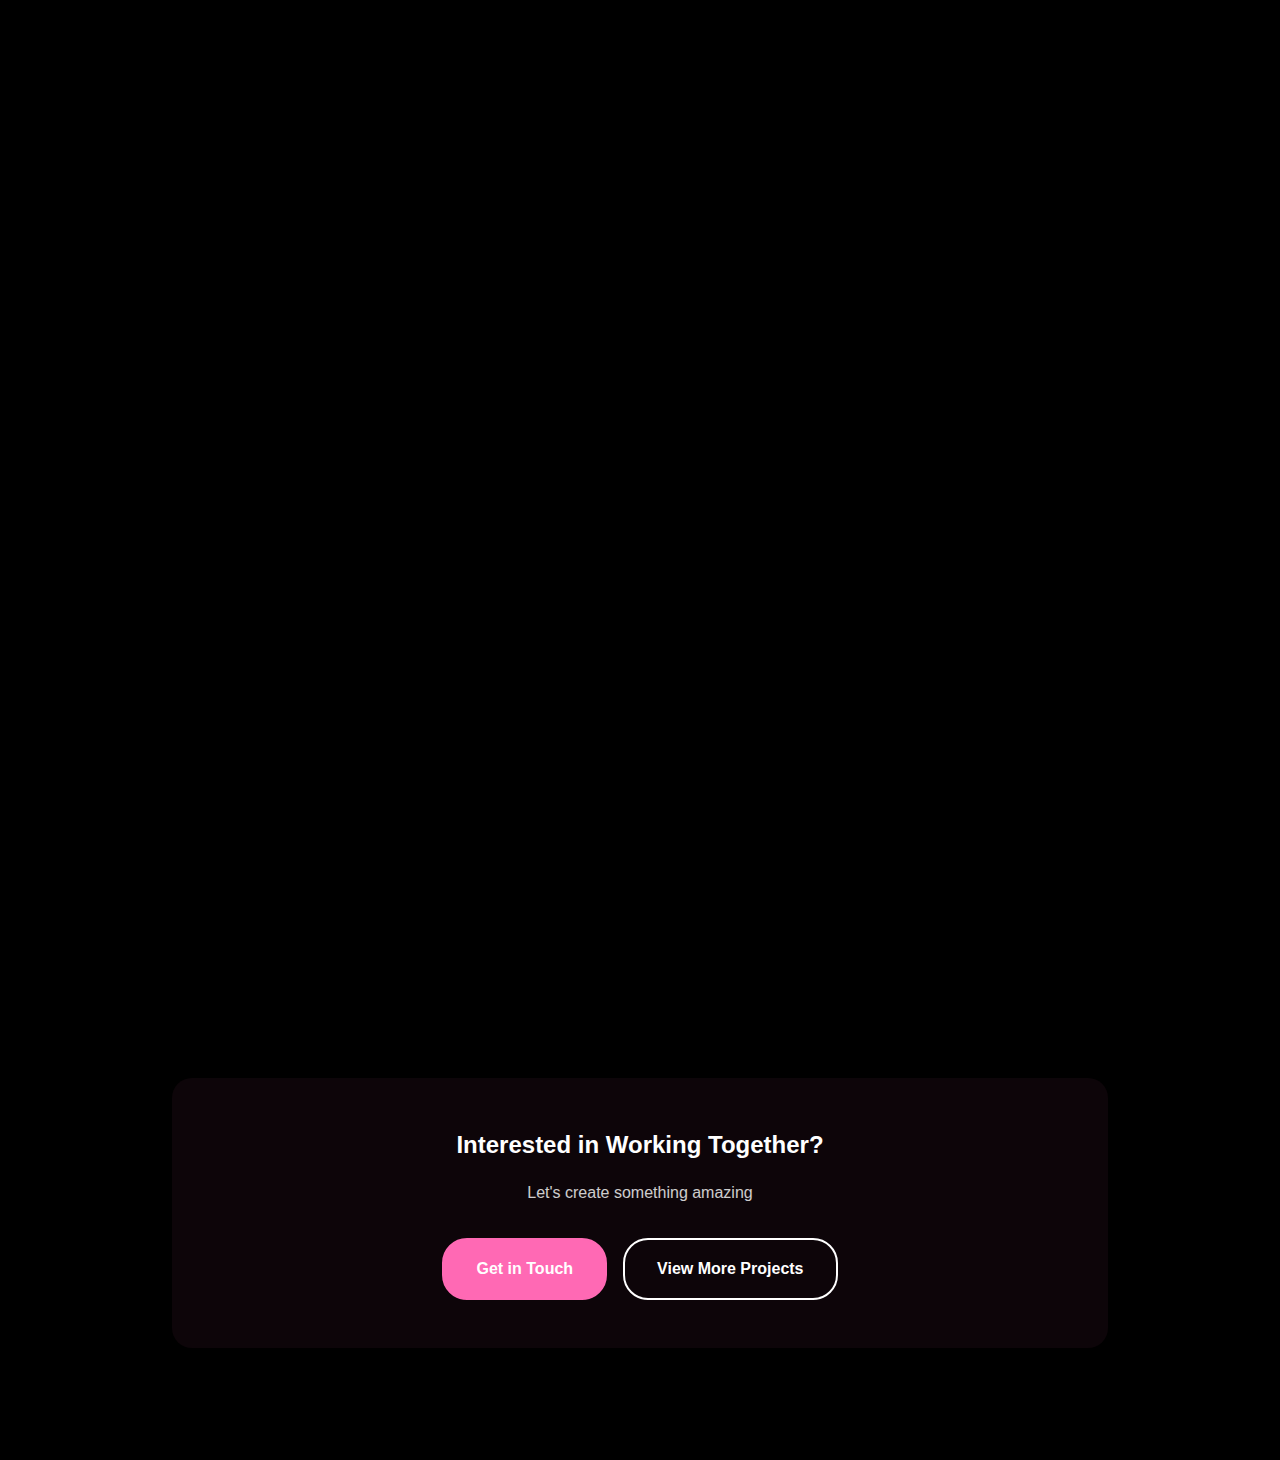
<file: project.html>
<!DOCTYPE html>
<html lang="en">
<head>
    <meta charset="UTF-8">
    <meta name="viewport" content="width=device-width, initial-scale=1.0">
    <title>Interactive Vision App - Case Study | Olivia Vega</title>
    <style>
        * {
            margin: 0;
            padding: 0;
            box-sizing: border-box;
        }

        :root {
            --pink: #FF69B4;
            --dark-pink: #FF1493;
            --black: #000000;
            --white: #FFFFFF;
            --gray: #333333;
        }

        body {
            font-family: 'Segoe UI', Tahoma, Geneva, Verdana, sans-serif;
            background-color: var(--black);
            color: var(--white);
            overflow-x: hidden;
            line-height: 1.6;
        }

        /* Navigation */
        .nav {
            position: fixed;
            top: 0;
            left: 0;
            right: 0;
            padding: 1.5rem 2rem;
            background: rgba(0, 0, 0, 0.95);
            backdrop-filter: blur(10px);
            z-index: 100;
            border-bottom: 1px solid rgba(255, 105, 180, 0.2);
        }

        .nav-content {
            max-width: 1200px;
            margin: 0 auto;
            display: flex;
            justify-content: space-between;
            align-items: center;
        }

        .nav-logo {
            font-size: 1.5rem;
            font-weight: 700;
            color: var(--white);
            text-decoration: none;
            background: linear-gradient(135deg, var(--white) 0%, var(--pink) 100%);
            -webkit-background-clip: text;
            -webkit-text-fill-color: transparent;
            background-clip: text;
        }

        .nav-back {
            padding: 0.6rem 1.5rem;
            background: transparent;
            color: var(--white);
            text-decoration: none;
            border: 2px solid var(--pink);
            border-radius: 25px;
            transition: all 0.3s ease;
        }

        .nav-back:hover {
            background: var(--pink);
            transform: translateX(-5px);
        }
        .iconL {
            cursor: pointer;
            height: 4rem;
        }
        /* Hero Section */
        .case-hero {
            margin-top: 80px;
            padding: 4rem 2rem 2rem;
            text-align: center;
        }

        .case-hero h1 {
            font-size: 3.5rem;
            margin-bottom: 1rem;
            color: white;
        }

        .case-hero p {
            font-size: 1.2rem;
            opacity: 0.8;
            max-width: 600px;
            margin: 0 auto;
        }

        /* Wave Divider */
        .wave-divider {
            width: 100%;
            height: 120px;
            position: relative;
            margin: 2rem 0;
        }

        .wave-divider svg {
            position: absolute;
            bottom: 0;
            width: 100%;
            height: 100%;
        }

        /* Content Container */
        .content-container {
            max-width: 1000px;
            margin: 0 auto;
            padding: 0 2rem 4rem;
        }

        /* Project Meta */
        .project-meta {
            display: grid;
            grid-template-columns: repeat(auto-fit, minmax(200px, 1fr));
            gap: 2rem;
            margin: 3rem 0;
            padding: 2rem;
            background: rgba(255, 105, 180, 0.05);
            border-radius: 20px;
            border: 1px solid rgba(255, 105, 180, 0.2);
        }

        .meta-item {
            text-align: center;
        }

        .meta-label {
            font-size: 0.9rem;
            color: var(--pink);
            text-transform: uppercase;
            letter-spacing: 0.1em;
            margin-bottom: 0.5rem;
        }

        .meta-value {
            font-size: 1.1rem;
            font-weight: 600;
        }

        /* Section */
        .case-section {
            margin: 4rem 0;
            opacity: 0;
            transform: translateY(30px);
            transition: all 0.6s ease;
        }

        .case-section.visible {
            opacity: 1;
            transform: translateY(0);
        }

        .section-title {
            font-size: 2rem;
            margin-bottom: 1.5rem;
            color: var(--pink);
            position: relative;
            padding-bottom: 1rem;
        }

        .section-title::after {
            content: '';
            position: absolute;
            bottom: 0;
            left: 0;
            width: 60px;
            height: 3px;
            background: linear-gradient(90deg, var(--pink), transparent);
        }

        .section-content {
            font-size: 1.1rem;
            line-height: 1.8;
            opacity: 0.9;
        }

        .section-content p {
            margin-bottom: 1rem;
        }

        /* Lists */
        .case-list {
            list-style: none;
            margin: 1.5rem 0;
        }

        .case-list li {
            position: relative;
            padding-left: 2rem;
            margin-bottom: 1rem;
        }

        .case-list li::before {
            content: '→';
            position: absolute;
            left: 0;
            color: var(--pink);
            font-weight: 700;
            font-size: 1.2rem;
        }

        /* Highlight Box */
        .highlight-box {
            background: linear-gradient(135deg, rgba(255, 105, 180, 0.1), rgba(138, 43, 226, 0.1));
            padding: 2rem;
            border-radius: 15px;
            border-left: 4px solid var(--pink);
            margin: 2rem 0;
        }

        .highlight-box h3 {
            color: var(--pink);
            margin-bottom: 1rem;
        }

        /* Image Placeholder */
        .project-image {
            width: 100%;
            aspect-ratio: 16/9;
            background: linear-gradient(135deg, #667eea 0%, #764ba2 100%);
            border-radius: 20px;
            display: flex;
            align-items: center;
            justify-content: center;
            font-size: 4rem;
            margin: 2rem 0;
            box-shadow: 0 20px 60px rgba(255, 105, 180, 0.3);
        }

        .proj-image{
            width: 60%;
            aspect-ratio: 16/9;
            border-radius: 20px;
            display: flex;
            align-items: center;
            justify-content: center;
            margin: 2rem 0;
        }

        /* Stats Grid */
        .stats-grid {
            display: grid;
            grid-template-columns: repeat(auto-fit, minmax(200px, 1fr));
            gap: 2rem;
            margin: 3rem 0;
        }

        .stat-card {
            background: rgba(255, 105, 180, 0.05);
            padding: 2rem;
            border-radius: 15px;
            text-align: center;
            border: 1px solid rgba(255, 105, 180, 0.2);
            transition: transform 0.3s ease;
        }

        .stat-card:hover {
            transform: translateY(-5px);
            border-color: var(--pink);
        }

        .stat-number {
            font-size: 2.5rem;
            font-weight: 700;
            color: var(--pink);
            margin-bottom: 0.5rem;
        }

        .stat-label {
            font-size: 1rem;
            opacity: 0.8;
        }

        /* CTA Section */
        .cta-section {
            text-align: center;
            margin: 5rem 0 3rem;
            padding: 3rem 2rem;
            background: rgba(255, 105, 180, 0.05);
            border-radius: 20px;
        }

        .cta-buttons {
            display: flex;
            gap: 1rem;
            justify-content: center;
            flex-wrap: wrap;
            margin-top: 2rem;
        }

        .btn {
            padding: 1rem 2rem;
            border-radius: 25px;
            text-decoration: none;
            font-weight: 600;
            transition: all 0.3s ease;
            border: 2px solid transparent;
        }

        .btn-primary {
            background-color: var(--pink);
            color: var(--white);
            border-color: var(--pink);
        }

        .btn-primary:hover {
            background-color: var(--dark-pink);
            transform: translateY(-3px);
            box-shadow: 0 10px 30px rgba(255, 105, 180, 0.4);
        }

        .btn-secondary {
            background-color: transparent;
            color: var(--white);
            border-color: var(--white);
        }

        .btn-secondary:hover {
            background-color: var(--white);
            color: var(--black);
            transform: translateY(-3px);
        }

        /* Back to Top Button */
        .back-to-top {
            position: fixed;
            bottom: 30px;
            right: 30px;
            width: 50px;
            height: 50px;
            background: var(--pink);
            color: var(--white);
            border: none;
            border-radius: 50%;
            font-size: 1.5rem;
            cursor: pointer;
            opacity: 0;
            visibility: hidden;
            transition: all 0.3s ease;
            z-index: 1000;
            box-shadow: 0 5px 20px rgba(255, 105, 180, 0.4);
        }

        .back-to-top.visible {
            opacity: 1;
            visibility: visible;
        }

        .back-to-top:hover {
            background: var(--dark-pink);
            transform: translateY(-5px);
        }

        /* Responsive */
        @media (max-width: 768px) {
            .case-hero h1 {
                font-size: 2.5rem;
            }

            .section-title {
                font-size: 1.5rem;
            }

            .project-meta {
                grid-template-columns: 1fr;
                gap: 1rem;
            }

            .stats-grid {
                grid-template-columns: 1fr;
            }
        }

        @media (prefers-reduced-motion: reduce) {
            *,
            *::before,
            *::after {
                animation-duration: 0.01ms !important;
                animation-iteration-count: 1 !important;
                transition-duration: 0.01ms !important;
            }
        }
    </style>
</head>
<body>
    <nav class="nav">
        <div class="nav-content">
            <div class="logo"><a href="https://oliviaalicia.github.io/"><img src="./assets/alientransp.png" class="iconL"></a></div>
            <a href="index.html" class="nav-logo">Olivia Vega</a>
            <a href="index.html" class="nav-back">← Back to Portfolio</a>
        </div>
    </nav>

    <main>
        <section class="case-hero">
            <h1>Cooney & Co. Brand Design and Website</h1>
            <p>UI Design for an Elegant Event Planning Brand</p>
        </section>

        <div class="wave-divider">
            <svg viewBox="0 0 1200 120" preserveAspectRatio="none">
                <path d="M0,50 Q300,0 600,50 T1200,50 L1200,120 L0,120 Z" fill="#FF69B4"/>
            </svg>
        </div>

        <div class="content-container">
            <div class="project-meta">
                <div class="meta-item">
                    <div class="meta-label">Client</div>
                    <div class="meta-value">Cooney & Co.</div>
                </div>
                <div class="meta-item">
                    <div class="meta-label">Role</div>
                    <div class="meta-value">UI Designer, Developer</div>
                </div>
                <div class="meta-item">
                    <div class="meta-label">Timeline</div>
                    <div class="meta-value">5 Months</div>
                </div>
                <div class="meta-item">
                    <div class="meta-label">Year</div>
                    <div class="meta-value">2024</div>
                </div>
                <div class="meta-item">
                    <div class="meta-label">Tools</div>
                    <div class="meta-value">Wix</div>
                </div>
            </div>

            <section class="case-section">
                <h2 class="section-title">Project Brief</h2>
                <div class="section-content">
                    <p>Cooney & Co. needed a polished and cohesive website to represent their event-planning business. While the final site was built in Wix at the client's request, my primary contribution centered on UI design, branding, visual hierarchy, and accessibility-driven interface decisions.</p>
                    <p>A major part of this project involved crafting a comprehensive brand board that would define the visual direction of the entire site — including typography, color palette, mood inspiration, and overall aesthetic tone. This brand foundation guided the full UI system across desktop and mobile layouts.</p>
                </div>
            </section>

            <div class="project-image" aria-label="Application preview"><img src = "/assets/cooney.png" class = "proj-image"/></div>
            <div class="wave-divider">
                <svg viewBox="0 0 1200 120" preserveAspectRatio="none">
                <path d="M0,50 Q300,100 600,50 T1200,50 L1200,120 L0,120 Z" fill="#FF69B4"/>
                </svg>
            </div>
            <section class="case-section">
                <h2 class="section-title">Design Objective</h2>
                <div class="section-content">
                    <p>Create a clear, elegant, and emotionally resonant interface that communicates the sophistication of Cooney & Co. while ensuring:</p>
                    <ul class="case-list">
                        <li>Strong visual hierarchy</li>
                        <li>Consistent brand identity</li>
                        <li>Accessible color contrast and typography</li>
                        <li>A modern, inviting experience suitable for weddings, milestones, and professional events</li>
                        <li>A platform that could serve both individual users and enterprise clients</li>
                    </ul>
                </div>
            </section>

            <section class="case-section">
                <h2 class="section-title">Brand System</h2>
                <div class="section-content">
                    <p>Cooney & Co. needed a polished and cohesive website to represent their event-planning business. While the final site was built in Wix at the client's request, my primary contribution centered on UI design, branding, visual hierarchy, and accessibility-driven interface decisions.</p>
                    <p>A major part of this project involved crafting a comprehensive brand board that would define the visual direction of the entire site — including typography, color palette, mood inspiration, and overall aesthetic tone. This brand foundation guided the full UI system across desktop and mobile layouts.</p>
                </div>
            </section>
            <div class="project-image" aria-label="Application preview"><img src = "/assets/fonts.png" class = "proj-image"/></div>
            <section class="case-section">
                <h2 class="section-title">Brand Creations</h2>
                <div class="section-content">
                    <div class="stats-grid">
                        <div class="stat-card">
                            <div class="stat-number">35%</div>
                            <div class="stat-label">Data Analysts</div>
                        </div>
                        <div class="stat-card">
                            <div class="stat-number">30%</div>
                            <div class="stat-label">Researchers</div>
                        </div>
                        <div class="stat-card">
                            <div class="stat-number">25%</div>
                            <div class="stat-label">Business Users</div>
                        </div>
                        <div class="stat-card">
                            <div class="stat-number">10%</div>
                            <div class="stat-label">Educators</div>
                        </div>
                    </div>
                    <p style="margin-top: 2rem;">Our primary users ranged from technical data analysts requiring advanced features to business professionals needing quick insights from visual data. We conducted extensive user research including interviews, surveys, and usability testing to understand their needs, pain points, and workflows.</p>
                </div>
            </section>

            <div class="wave-divider">
                <svg viewBox="0 0 1200 120" preserveAspectRatio="none">
                    <path d="M0,50 Q300,0 600,50 T1200,50 L1200,120 L0,120 Z" fill="#FF69B4"/>
                </svg>
            </div>

            <section class="case-section">
                <h2 class="section-title">Approach & Solutions</h2>
                <div class="section-content">
                    <h3 style="color: var(--pink); margin-top: 2rem; margin-bottom: 1rem;">Design Process</h3>
                    <ul class="case-list">
                        <li><strong>User Research:</strong> Conducted 20+ interviews and surveys with potential users</li>
                        <li><strong>Wireframing:</strong> Created low-fidelity wireframes to test interaction concepts</li>
                        <li><strong>Prototyping:</strong> Built interactive prototypes for user testing and iteration</li>
                        <li><strong>Accessibility Testing:</strong> Worked with accessibility experts throughout development</li>
                    </ul>

                    <h3 style="color: var(--pink); margin-top: 2rem; margin-bottom: 1rem;">Technical Implementation</h3>
                    <ul class="case-list">
                        <li><strong>React Framework:</strong> Component-based architecture for maintainability</li>
                        <li><strong>Three.js Integration:</strong> Custom WebGL rendering pipeline for optimal performance</li>
                        <li><strong>Progressive Enhancement:</strong> Fallbacks for browsers without WebGL support</li>
                        <li><strong>State Management:</strong> Redux for predictable data flow and time-travel debugging</li>
                        <li><strong>API Design:</strong> RESTful API with real-time WebSocket updates</li>
                    </ul>
                </div>
            </section>

            <section class="case-section">
                <h2 class="section-title">Results & Impact</h2>
                <div class="section-content">
                    <div class="stats-grid">
                        <div class="stat-card">
                            <div class="stat-number">10k+</div>
                            <div class="stat-label">Active Users</div>
                        </div>
                        <div class="stat-card">
                            <div class="stat-number">98%</div>
                            <div class="stat-label">Uptime</div>
                        </div>
                        <div class="stat-card">
                            <div class="stat-number">4.8/5</div>
                            <div class="stat-label">User Rating</div>
                        </div>
                        <div class="stat-card">
                            <div class="stat-number">40%</div>
                            <div class="stat-label">Time Saved</div>
                        </div>
                    </div>
                    <p style="margin-top: 2rem;">The application launched successfully and exceeded client expectations. User feedback highlighted the intuitive interface and powerful visualization capabilities. The platform processed over 1 million visualizations in its first three months and won recognition at the WebGL Innovation Awards.</p>
                </div>
            </section>

            <section class="case-section">
                <h2 class="section-title">Key Takeaways</h2>
                <div class="section-content">
                    <div class="highlight-box">
                        <p><strong>Accessibility is Non-Negotiable:</strong> Building accessibility in from the start saved months of refactoring and resulted in a better product for all users.</p>
                    </div>
                    <div class="highlight-box">
                        <p><strong>Performance Matters:</strong> Users notice even small delays. Investing in optimization early paid dividends in user satisfaction and retention.</p>
                    </div>
                    <div class="highlight-box">
                        <p><strong>User Testing Reveals Truth:</strong> Our assumptions about user needs were often wrong. Regular testing kept us aligned with actual user requirements.</p>
                    </div>
                </div>
            </section>

            <div class="cta-section">
                <h2 style="margin-bottom: 1rem;">Interested in Working Together?</h2>
                <p style="opacity: 0.8; margin-bottom: 2rem;">Let's create something amazing</p>
                <div class="cta-buttons">
                    <a href="index.html#contact" class="btn btn-primary">Get in Touch</a>
                    <a href="index.html" class="btn btn-secondary">View More Projects</a>
                </div>
            </div>
        </div>
    </main>

    <button class="back-to-top" id="backToTop" aria-label="Back to top">↑</button>

    <script>
        // Scroll animations
        const observerOptions = {
            threshold: 0.1,
            rootMargin: '0px 0px -50px 0px'
        };

        const observer = new IntersectionObserver((entries) => {
            entries.forEach(entry => {
                if (entry.isIntersecting) {
                    entry.target.classList.add('visible');
                }
            });
        }, observerOptions);

        document.querySelectorAll('.case-section').forEach(section => {
            observer.observe(section);
        });

        // Back to top button
        const backToTopBtn = document.getElementById('backToTop');
        
        window.addEventListener('scroll', () => {
            if (window.scrollY > 500) {
                backToTopBtn.classList.add('visible');
            } else {
                backToTopBtn.classList.remove('visible');
            }
        });

        backToTopBtn.addEventListener('click', () => {
            window.scrollTo({
                top: 0,
                behavior: 'smooth'
            });
        });
    </script>
</body>
</html>
</file>
<file: style.css>
/* GENERAL */

@import url("https://fonts.googleapis.com/css2?family=Poppins:wght@300;400;500;600&display=swap");
@import url('https://fonts.googleapis.com/css2?family=Alice&family=Playfair+Display:ital,wght@0,400..900;1,400..900&family=Poppins:ital,wght@0,100;0,200;0,300;0,400;0,500;0,600;0,700;0,800;0,900;1,100;1,200;1,300;1,400;1,500;1,600;1,700;1,800;1,900&display=swap');


* {
  margin: 0;
  padding: 0;
}

body {
  font-family: "Alice", serif;
}

html {
  scroll-behavior: smooth;
}

p {
  color: rgb(85, 85, 85);
}

/* TRANSITION */

a,
.btn {
  transition: all 300ms ease;
}

/* DESKTOP NAV */

nav,
.nav-links {
  display: flex;

}

nav {
  justify-content: space-around;
  height: 10vh;
}

.nav-links {
  gap: 2rem;
  list-style: none;
  font-size: 1.5rem;
  font-family: 'Poppins', sans-serif;
  
}
.topper {
  display:flex;
  justify-content: center;
  align-items: center;
  margin-top: 1.5rem;
}
a {
  color: #EC576B;
  text-decoration: none;
  text-decoration-color: white;
}

a:hover {
  color: #047474;
  text-decoration: underline;
  text-underline-offset: 1rem;
  text-decoration-color: rgb(181, 181, 181);
}


.logo {
  font-size: 1rem;
  color:#EC576B;
}

.logo:hover {
  cursor: default;
}

.except {
  font-family: 'Poppins', sans-serif;
}

/* HAMBURGER MENU */

#hamburger-nav {
  display: none;
}

.hamburger-menu {
  position: relative;
  display: inline-block;
}

.hamburger-icon {
  display: flex;
  flex-direction: column;
  justify-content: space-between;
  height: 24px;
  width: 30px;
  cursor: pointer;
}

.hamburger-icon span {
  width: 100%;
  height: 2px;
  background-color: black;
  transition: all 0.3 ease-in-out;
}

.menu-links {
  position: absolute;
  top: 100%;
  right: 0;
  background-color: white;
  width: fit-content;
  max-height: 0;
  overflow: hidden;
  transition: all 0.3 ease-in-out;
}

.menu-links a {
  display: block;
  padding: 10px;
  text-align: center;
  font-size: 1.5rem;
  color: black;
  text-decoration: none;
  transition: all 0.3 ease-in-out;
}

.menu-links li {
  list-style: none;
}

.menu-links.open {
  max-height: 300px;
}

.hamburger-icon.open span:first-child {
  transform: rotate(45deg) translate(10px, 5px);
}

.hamburger-icon.open span:nth-child(2) {
  opacity: 0;
}

.hamburger-icon.open span:last-child {
  transform: rotate(-45deg) translate(10px, -5px);
}

.hamburger-icon span:first-child {
  transform: none;
}

.hamburger-icon span:first-child {
  opacity: 1;
}

.hamburger-icon span:first-child {
  transform: none;
}

/* SECTIONS */

section {
  padding-top: 4vh;
  height: 96vh;
  margin: 0 10rem;
  box-sizing: border-box;
  min-height: fit-content;
}

.section-container {
  display: flex;
}

/* PROFILE SECTION hence*/

#profile {
  display: flex;
  justify-content: center;
  gap: 5rem;
  height: 80vh;
}

.profile-pic {
  border-radius: 5px;

}

.section__pic-container {
  display: flex;
  height: 400px;
  width: 400px;
  margin: auto 0;
}

.section__text {
  align-self: center;
  text-align: center;
}

.section__text p {
  font-weight: 600;
}

.section__text__p1 {
  text-align: center;
}

.section__text__p2 {
  font-size: 1.75rem;
  margin-bottom: 1rem;
}

.title {
  font-size: 6rem;
  text-align: center;
  color:#EC576B;
  padding: .5rem;
}

.titleExcept {
  font-size: 5rem;
  text-align: left;
  color:#EC576B;

}
#subhead img,
#subhead h1 {
  margin: 0;
}
#subhead {
  display: flex;
  align-items: center;
  margin: 0;
  padding-left: 5rem;
}

#socials-container {
  display: flex;
  justify-content: center;
  margin-top: 1rem;
  gap: 1rem;
}


/* ICONS */

.icon {
  cursor: pointer;
  height: 2rem;
}
.iconL {
  cursor: pointer;
  height: 4rem;
}

.circle {
  height: 10rem;
}

.triangle {
  height: 3rem;
  padding-right: 1rem;
  transform: rotate(-90deg);
}
/* BUTTONS */

.btn-container {
  display: flex;
  justify-content: center;
  gap: 1rem;
}

.btn {
  font-weight: 600;
  transition: all 300ms ease;
  padding: 1rem;
  width: 8rem;
  border-radius: 2rem;
}

.btn-color-1,
.btn-color-2 {
  border: rgb(233, 67, 95) 0.1rem solid;
}

.btn-color-1:hover,
.btn-color-2:hover {
  cursor: pointer;
}

.btn-color-1,
.btn-color-2:hover {
  background: rgb(233, 67, 95);
  color: white;
}

.btn-color-1:hover {
  background: white;
  color: black;
}

.btn-color-2 {
  background: none;
}

.btn-color-2:hover {
  border: rgb(255, 255, 255) 0.1rem solid;
}

.btn-container {
  gap: 1rem;
}

/* ABOUT SECTION */

#about {
  position: relative;
}

.about-containers {
  gap: 2rem;
  margin-bottom: 1rem;
  margin-top: 1%;
}

.about-details-container {
  justify-content: center;
  flex-direction: row;
}

.about-containers,
.about-details-container {
  display: flex;
}

.about-pic {
  border-radius: 5rem;
  height: 400px;
  width: 400px;
}

.arrow {
  position: absolute;
  right: -5rem;
  bottom: 2.5rem;
}

.details-container {
  padding: 1.5rem;
  flex: 1;
  background: white;
  border-radius: 2rem;
  border: rgb(233, 67, 95).1rem solid;
  border-color: rgb(233, 67, 95);
  text-align: center;
}

.section-container {
  gap: 1rem;
  height: 40%;
}

.section__pic-container {
  height: 400px;
  width: 400px;
  margin: auto 0;
}

/* EXPERIENCE SECTION */

#experience {
  position: relative;
}

.experience-sub-title {
  color: rgb(85, 85, 85);
  font-weight: 600;
  font-size: 1.75rem;
  margin-bottom: 2rem;
}

.experience-details-container {
  display: flex;
  justify-content: center;
  flex-direction: column;

}

.article-container {
  display: flex;
  text-align: initial;
  flex-wrap: wrap;
  flex-direction: row;
  gap: 2.5rem;
  justify-content: space-around;
}

p {
  line-height: 2;
}

article {
  display: flex;
  width: 10rem;
  justify-content: space-around;
  gap: 0.5rem;
}

article .icon {
  cursor: default;
}

/* PROJECTS SECTION */

#projects {
  position: relative;
}

.color-container {
  border-color: rgb(163, 163, 163);
  background: rgb(250, 250, 250);
}

.project-img {
  border-radius: 2rem;
  width: 90%;
  height: 80%;
}

.project-title {
  margin: 1rem;
  color: black;
}

.project-btn {
  color: black;
  border-color: rgb(163, 163, 163);
}

/* CONTACT */

#contact {
  display: flex;
  justify-content: center;
  flex-direction: column;
  height: 70vh;
}

.contact-info-upper-container {
  display: flex;
  justify-content: center;
  border-radius: 2rem;
  border: rgb(53, 53, 53) 0.1rem solid;
  border-color: rgb(163, 163, 163);
  background: (250, 250, 250);
  margin: 2rem auto;
  padding: 0.5rem;
}

.contact-info-container {
  display: flex;
  align-items: center;
  justify-content: center;
  gap: 0.5rem;
  margin: 1rem;
}

.contact-info-container p {
  font-size: larger;
}

.contact-icon {
  cursor: default;
}

.email-icon {
  height: 2.5rem;
}

/* FOOTER SECTION */

footer {
  height: 26vh;
  margin: 0 1rem;
}

footer p {
  text-align: center;
}

  
  .details-container:hover{
  transform: scale(1.05); 
  transition: all .7s ease-in-out;
  }
</file>
<file: mediaqueries.css>
@media screen and (max-width: 1400px) {
    #profile {
      height: 83vh;
      margin-bottom: 6rem;
    }
    .about-containers {
      flex-wrap: wrap;
    }
    #contact,
    #projects {
      height: fit-content;
    }
  }
  
  @media screen and (max-width: 1200px) {
    #desktop-nav {
      display: none;
    }
    #hamburger-nav {
      display: flex;
    }
    #experience,
    .experience-details-container {
      margin-top: 2rem;
    }
    #profile,
    .section-container {
      display: block;
    }
    .arrow {
      display: none;
    }
    section,
    .section-container {
      height: fit-content;
    }
    section {
      margin: 0 5%;
    }
    .section__pic-container {
      width: 275px;
      height: 275px;
      margin: 0 auto 2rem;
    }
    .about-containers {
      margin-top: 0;
    }
    .topper {
      display: none;
    }
  }
  
  @media screen and (max-width: 600px) {
    #contact,
    footer {
      height: 40vh;
    }
    #profile {
      height: 83vh;
      margin-bottom: 0;
    }
    article {
      font-size: 1rem;
    }
    footer nav {
      height: fit-content;
      margin-bottom: 2rem;
    }
    .about-containers,
    .contact-info-upper-container,
    .btn-container {
      flex-wrap: wrap;
    }
    .contact-info-container {
      margin: 0;
    }
    .contact-info-container p,
    .nav-links li a {
      font-size: 1rem;
    }
    .experience-sub-title {
      font-size: 1.25rem;
    }
    .logo {
      font-size: 1.5rem;
    }
    .nav-links {
      flex-direction: column;
      gap: 0.5rem;
      text-align: center;
    }
    .section__pic-container {
      width: auto;
      height: 46vw;
      justify-content: center;
    }
    .section__text__p2 {
      font-size: 1.25rem;
    }
    .title {
      font-size: 2rem;
    }
    .titleExcept {
      font-size: 2rem;
    }
    .text-container {
      text-align: justify;
    }
    #subhead {
      padding-left: 1rem;
    }
    .circle {
      height: 4rem;
    }
  }
</file>
